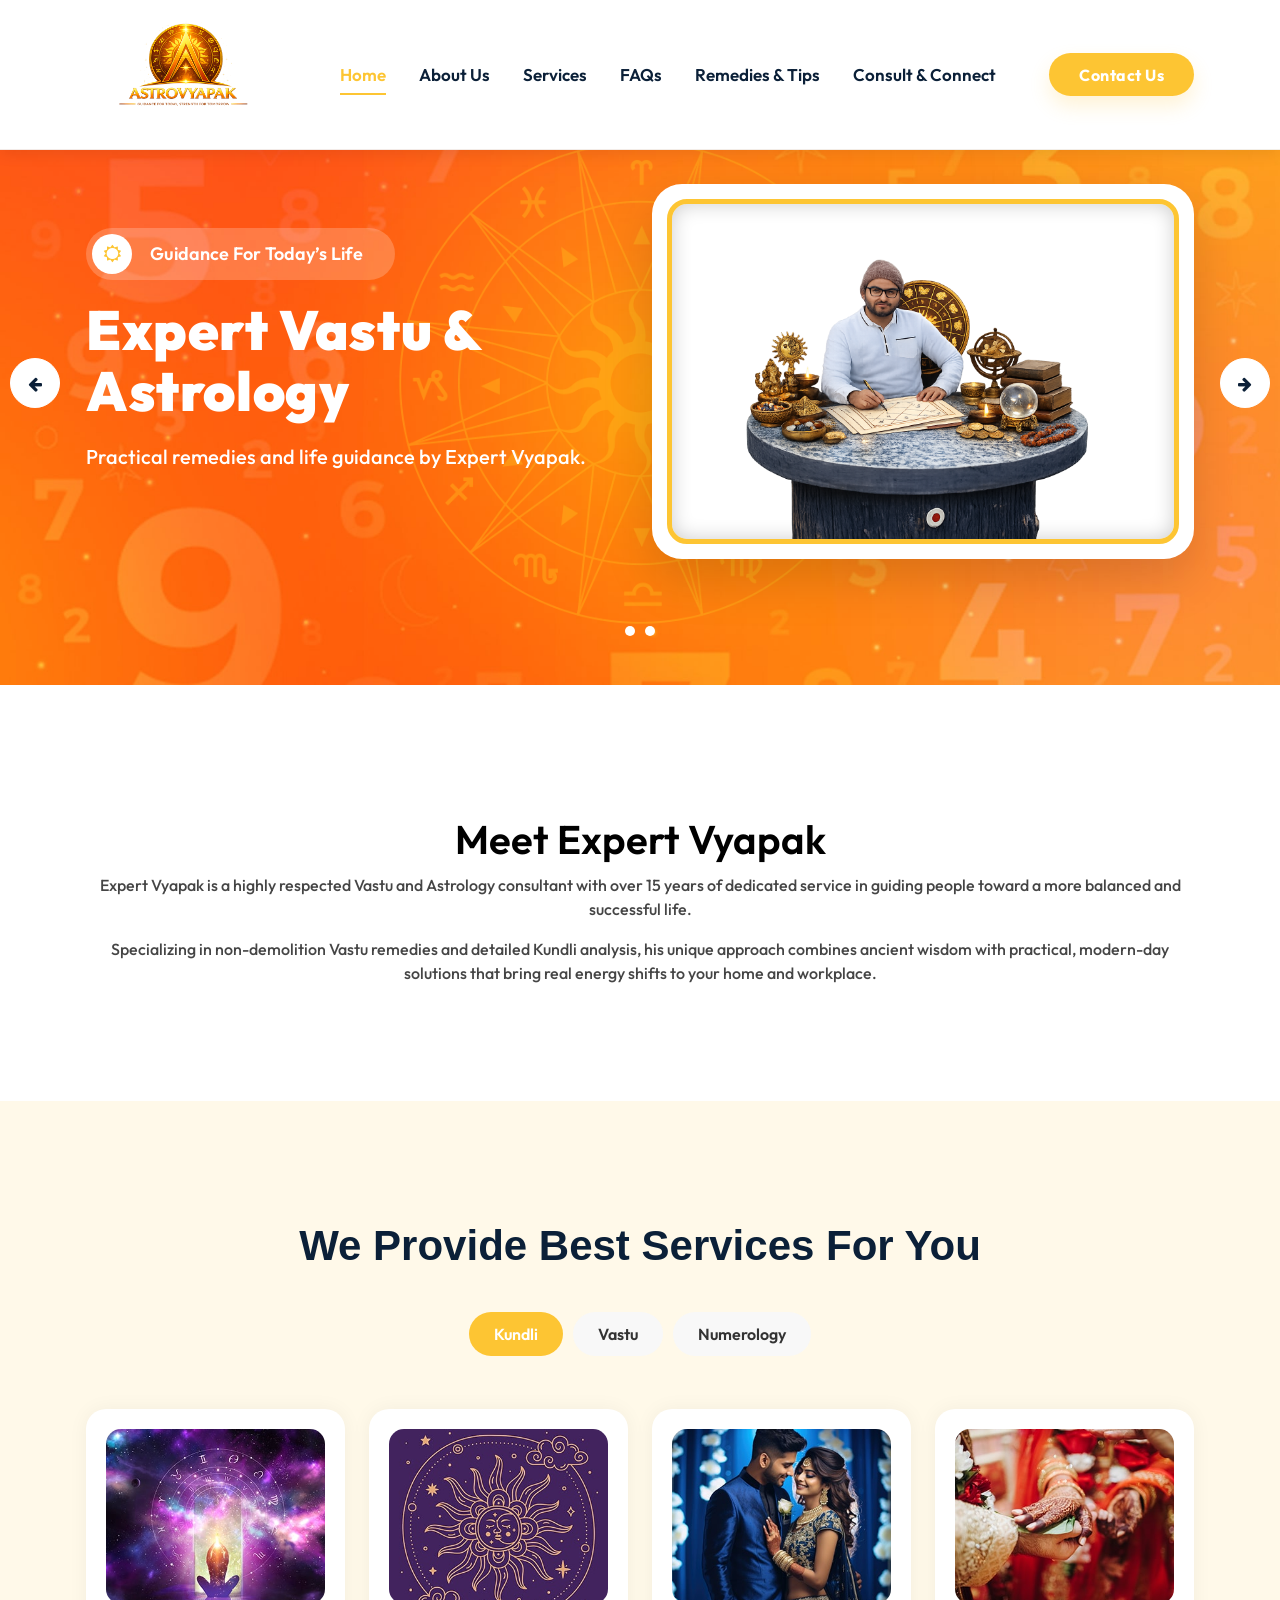
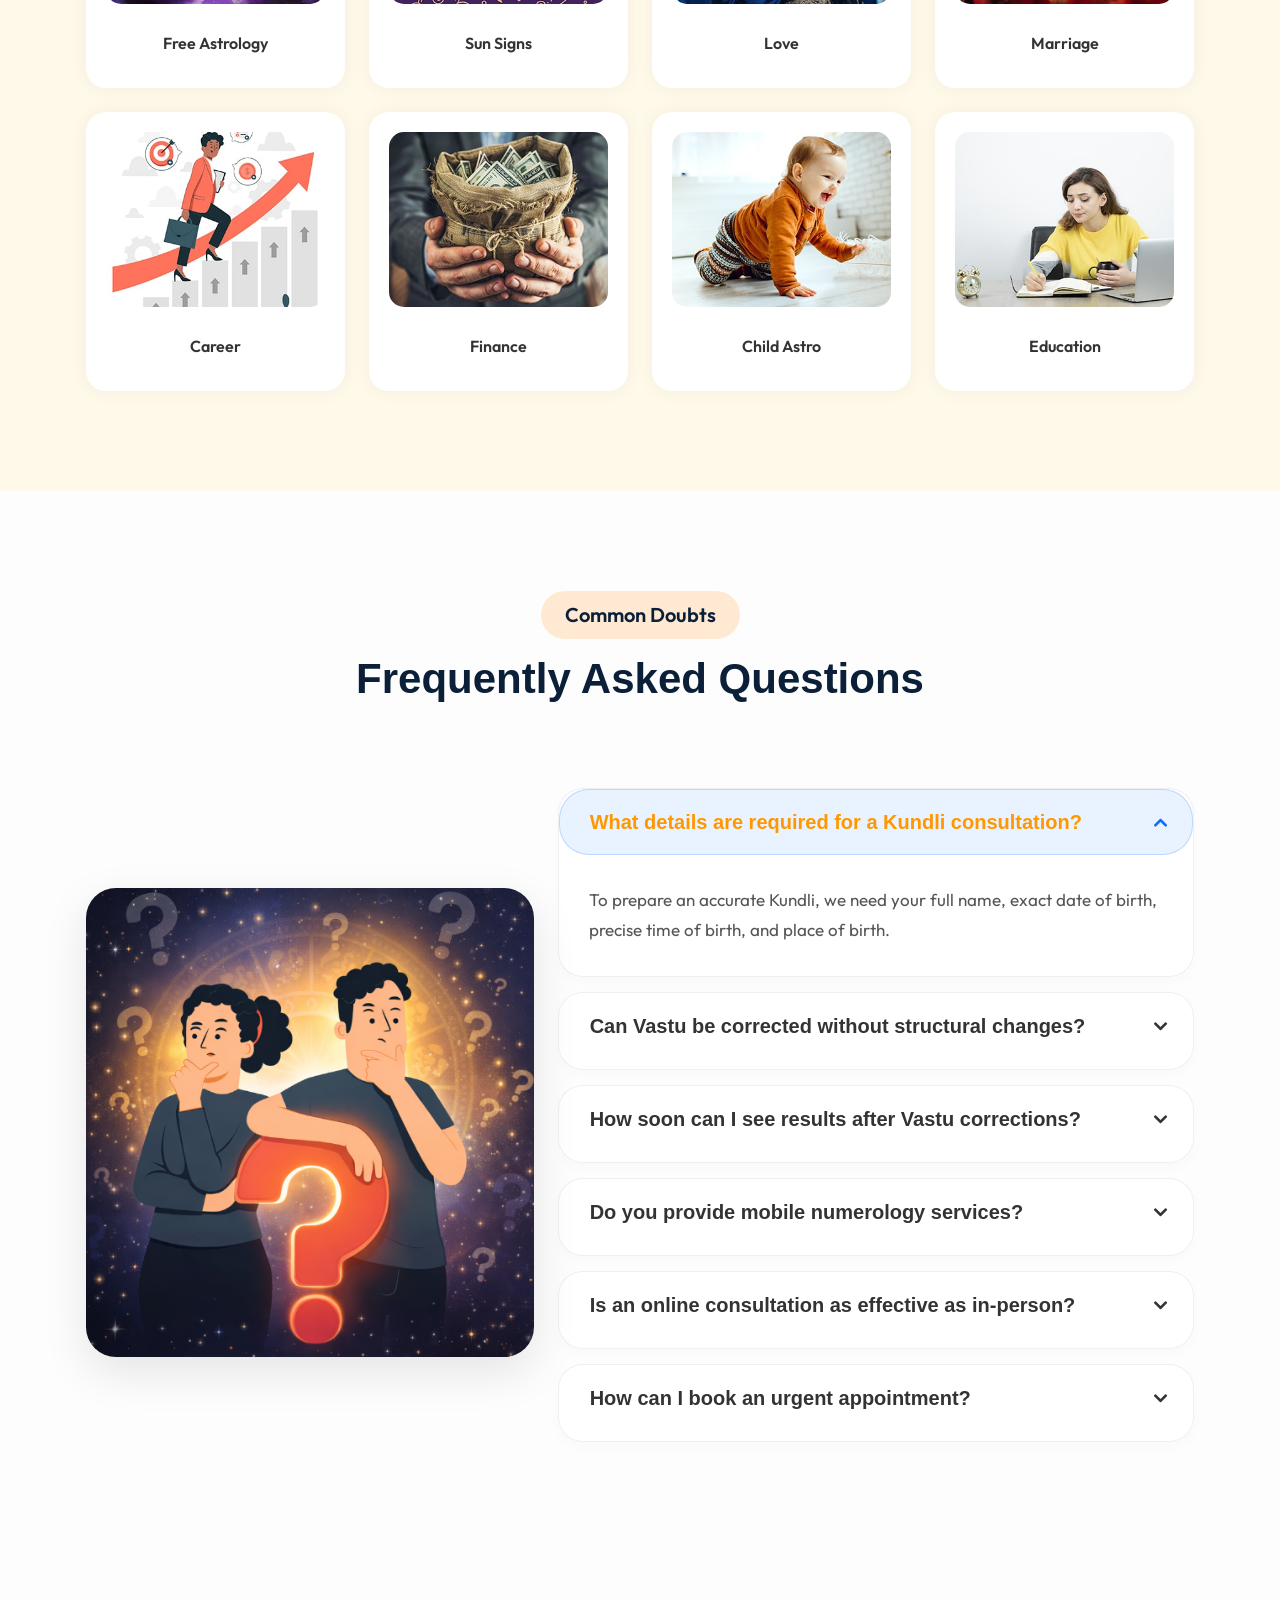
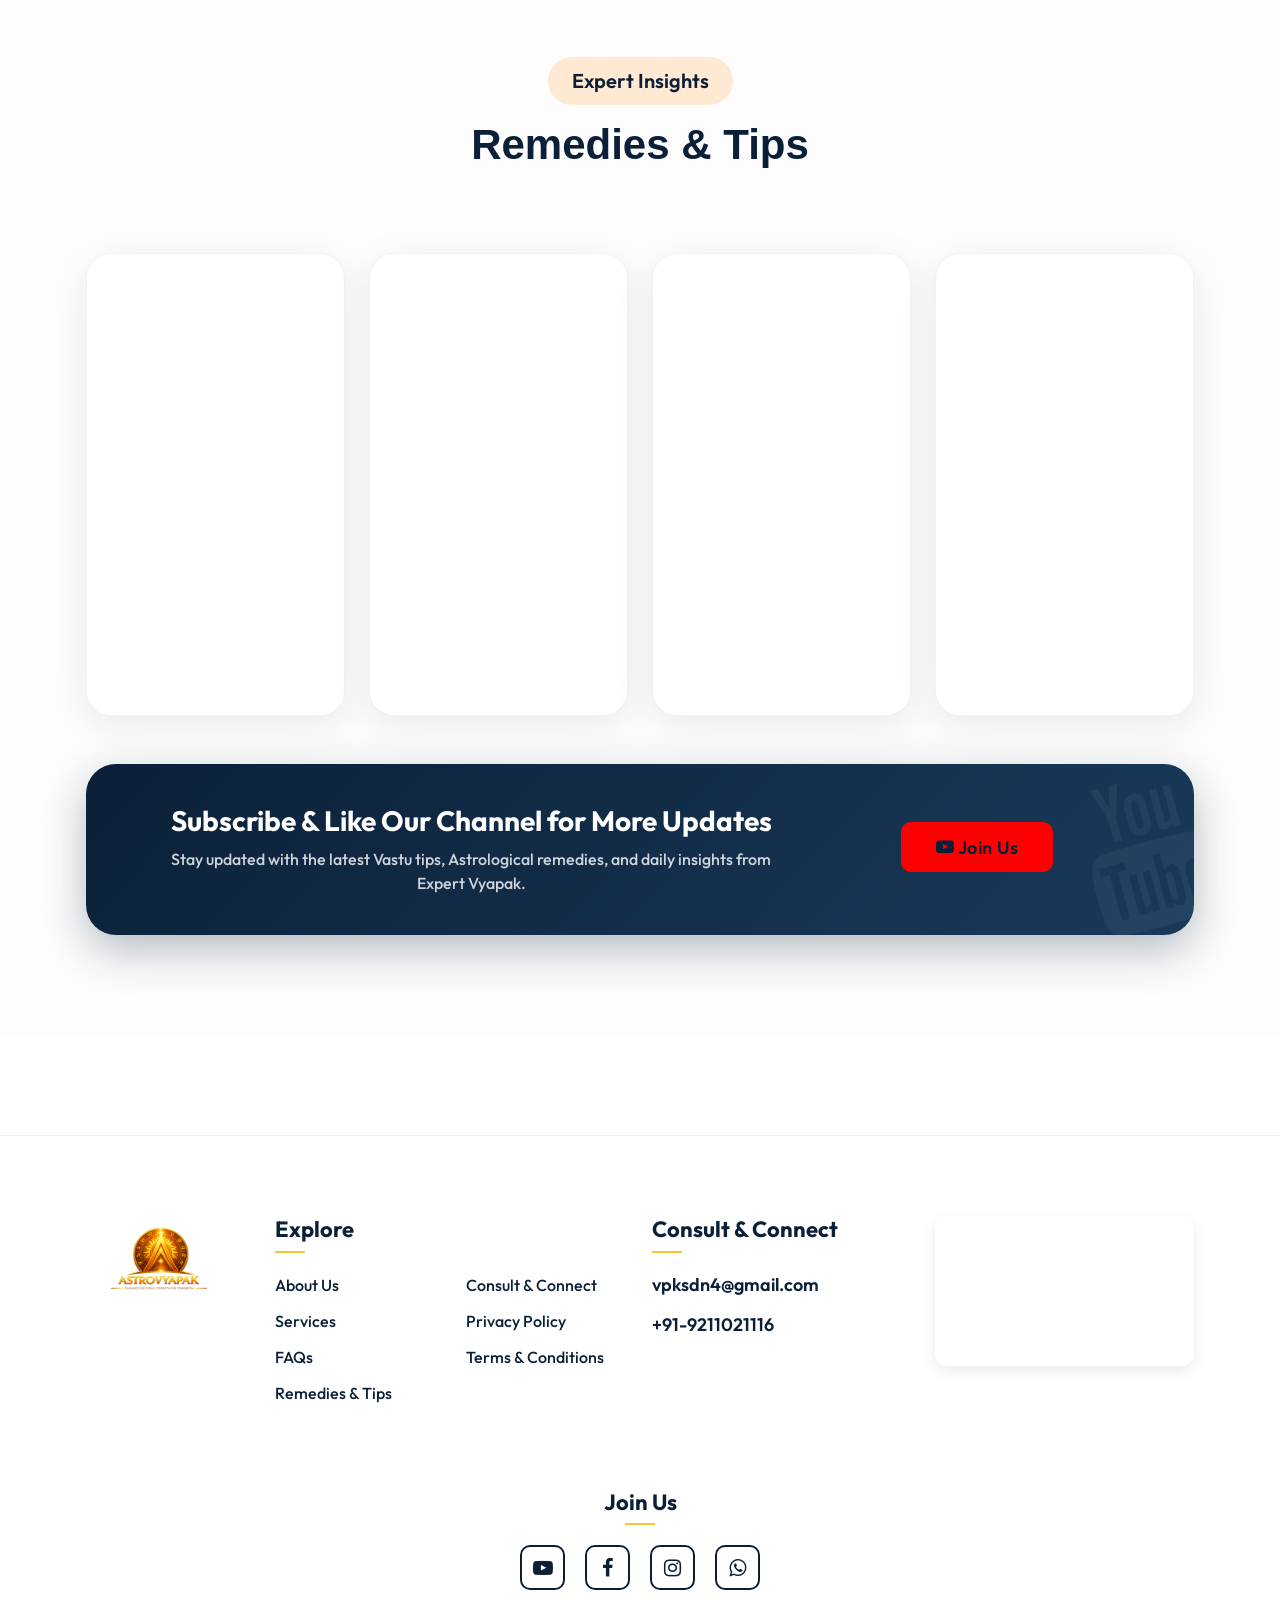
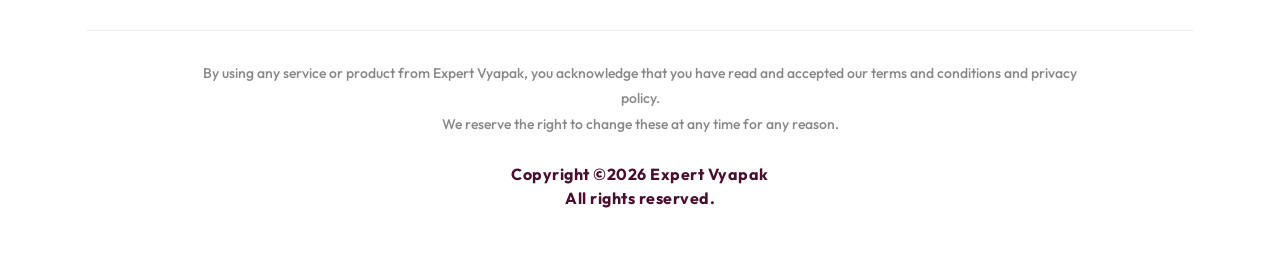
<file: index.html>
<!DOCTYPE html>
<html lang="en">
<head>
	<meta charset="UTF-8">
	<meta name="viewport" content="width=device-width, initial-scale=1">
	<title>Astro & Vastu expert Vyapak</title>
	
    <!-- CSS Assets -->
 	<link rel="stylesheet" href="assets/css/bootstrap.min.css">
 	<link rel="stylesheet" href="assets/css/owl.carousel.min.css">
 	<link rel="stylesheet" href="assets/css/webfonts/bootstrap-icons/font/bootstrap-icons.min.css">
 	<link rel="stylesheet" href="assets/css/webfonts/font-awesome/css/font-awesome.min.css">
    <link href="https://fonts.googleapis.com/css2?family=Outfit:wght@300;400;500;600;700;800;900&display=swap" rel="stylesheet">
 	<link rel="stylesheet" href="assets/css/animation.css">
 	<link rel="stylesheet" href="assets/css/animate.min.css">
 	<link rel="stylesheet" href="assets/css/widget.css">
 	<link rel="stylesheet" href="assets/css/main.css?v=1.1">
 	<link rel="stylesheet" href="assets/css/magnific-popup.min.css">
 	<link rel="stylesheet" href="assets/css/responsive.css">
 	<link rel="stylesheet" href="style.css?v=1.3"> 
</head>
<body class="home page-template page-template-templates page-template-template-frontpage">
	
	<div class="ast_page-wrapper">
		<a class="skip-link screen-reader-text" href="#content">Skip to content</a>
		
        <!-- Preloader -->
		<div class="loader-body">
			<div class="ast-circle">
				<div class="ast-circle1 ast-child"></div>
				<div class="ast-circle2 ast-child"></div>
				<div class="ast-circle3 ast-child"></div>
				<div class="ast-circle4 ast-child"></div>
				<div class="ast-circle5 ast-child"></div>
				<div class="ast-circle6 ast-child"></div>
				<div class="ast-circle7 ast-child"></div>
				<div class="ast-circle8 ast-child"></div>
				<div class="ast-circle9 ast-child"></div>
				<div class="ast-circle10 ast-child"></div>
				<div class="ast-circle11 ast-child"></div>
				<div class="ast-circle12 ast-child"></div>
			</div>
            <img src="assets/images/logo/header-logo.png" alt="Loader Image" class="custom-loader-image">
		</div>

		<!-- Header -->
        <header class="main-header header-01">
            <div class="ast_header_wrapper ">
                <div class="container ">
                    <div class="ast_header_navigation_wrapper">
                        <div class="row">
                            <div class="col-xl-12 col-lg-12">
                                <div class="navbar navbar-expand-lg ast_navbar_wraper">
                                    <div class="ast_logo">
                                        <a href="index.html">
                                            <img src="assets/images/logo/header-logo.png" alt="Expert Vyapak">
                                        </a>	
                                    </div>
                                    <div class="ast_primary-menu">
                                        <button type="button" class="navbar-toggler" aria-label="Menu Collaped">
                                            <i class="fa fa-bars"></i>
                                        </button>
                                        <div class="nav-menu">
                                            <nav class="nav navbar-nav main-menu">
                                                <ul class="primary-menu-list">
                                                    <li class="menu-item"><a href="index.html">Home</a></li>
                                                    <li class="menu-item"><a href="#about">About Us</a></li>
                                                    <li class="menu-item"><a href="#services">Services</a></li>
                                                    <li class="menu-item"><a href="#faq">FAQs</a></li>
                                                    <li class="menu-item"><a href="#tips">Remedies & Tips</a></li>
                                                    <li class="menu-item"><a href="#footer">Consult & Connect</a></li>
                                                    <li class="menu-item d-lg-none"><a href="javascript:void(0);" data-bs-toggle="modal" data-bs-target="#contactModal">Contact Us</a></li>
                                                </ul>
                                            </nav>
                                            <button type="button" class="navbar-close"><i class="fa fa-times"></i></button>
                                        </div>
                                    </div>
                                    <a href="javascript:void(0);" class="ast_book_btn astro_btn" data-bs-toggle="modal" data-bs-target="#contactModal"><span>Contact Us</span></a>
                                </div>
                            </div>
                        </div>
                    </div>	
                </div>
                <div class="body-overlay"></div>	
            </div>
        </header>

        <!-- Slider Section -->
		<section class="ast_slider_section">
			<div class="ast_home_slider owl-carousel owl-theme">
                <!-- Slide 1 -->
				<div class="item">
                    <img src="assets/images/slider/slider-01.jpg" alt="Expert Vyapak">
					<div class="astro-main-slider astro-main-slider01">
						<div class="main-table">
							<div class="main-table-cell">
								<div class="container">
									<div class="row">
										<div class="col-lg-6 col-md-6 col-12">
											<div class="main-content ast_slider_content01">
                                                 <h4 class="ast_sub_title"> 
                                                     <span class="ast_slider_earth">
                                                         <i class="fa fa-sun-o" aria-hidden="true"></i>
                                                     </span> 
                                                   	Guidance for Today’s Life
                                                 </h4>
												<h2 class="ast_title">Expert Vastu & Astrology</h2>
												<p class="ast_description">Practical remedies and life guidance by Expert Vyapak.</p>
												<!-- <div class="ast_slider_btn">
													<a href="#" class="astro_btn mr-3"><span>Contact Us</span></a>
												</div> -->
											</div>
										</div>
										 <div class="col-lg-6 col-md-6 col-12 d-none d-md-block text-center">
                                             <div class="expert_image_container">
                                                 <img src="assets/images/slider/expert-vyapak.png" alt="Astro & Vastu Expert Vyapak" class="img-fluid expert_slider_img">
                                                 <!-- <div class="expert_name_tag">
                                                     <span>Expert Vyapak</span>
                                                 </div> -->
                                             </div>
                                         </div>
									</div>	
								</div>
							</div>
						</div>
					</div>
				</div>
                <!-- Slide 2 -->
				<div class="item">
                    <img src="assets/images/slider/slider-01.jpg" alt="Expert Vyapak">
					<div class="astro-main-slider astro-main-slider01">
						<div class="main-table">
							<div class="main-table-cell">
								<div class="container">
									<div class="row">
										<div class="col-lg-6 col-md-6 col-12">
											<div class="main-content ast_slider_content01">
                                                 <h4 class="ast_sub_title"> 
                                                     <span class="ast_slider_earth">
                                                         <i class="fa fa-sun-o" aria-hidden="true"></i>
                                                     </span> 
                                                   	Guidance for Today’s Life
                                                 </h4>
												<h2 class="ast_title">Consult Best Astrologers</h2>
												<p class="ast_description">Get accurate predictions and remedies for your life.</p>
												<!-- <div class="ast_slider_btn">
													<a href="#" class="astro_btn mr-3"><span>Book Now</span></a>
												</div> -->
											</div>
										</div>
                                        <div class="col-lg-6 col-md-6 col-12 d-none d-md-block text-center">
                                             <div class="expert_image_container">
                                                 <img src="assets/images/slider/expert-vyapak.png" alt="Astro & Vastu Expert Vyapak" class="img-fluid expert_slider_img">
                                                 <!-- <div class="expert_name_tag">
                                                     <span>Expert Vyapak</span>
                                                 </div> -->
                                             </div>
                                         </div>
									</div>	
								</div>
							</div>
						</div>
					</div>
				</div>
			</div>
		</section>

        <!-- About Section -->
        <section id="about" class="ast_section">
            <div class="container">
                <div class="row">
                    <div class="col-12 text-center">
                         <h2>Meet Expert Vyapak</h2>
                         <p>Expert Vyapak is a highly respected Vastu and Astrology consultant with over 15 years of dedicated service in guiding people toward a more balanced and successful life.</p>
                         <p>Specializing in non-demolition Vastu remedies and detailed Kundli analysis, his unique approach combines ancient wisdom with practical, modern-day solutions that bring real energy shifts to your home and workplace.</p>
                    </div>
                </div>
            </div>
        </section>

        <!-- Service Section -->
        <section id="services" class="ast_section ast_service_section ast_bg_primary_lite">
            <div class="container">
                <div class="row">
                    <div class="col-lg-8 m-auto">
                        <div class="astro_theme_titles">
                            <!-- <h5 class="theme_title wow fadeInLeft section-pill">Services</h5> -->
                            <h2 class="theme_subtitle wow fadeInRight">We Provide Best Services For You</h2>
                        </div>
                    </div>
                </div>
                <div class="row">
                    <div class="col-12">
                        <ul class="nav nav-tabs service-tabs justify-content-center border-0 mb-5 flex-nowrap overflow-auto" role="tablist">
                            <li class="nav-item">
                                <a class="nav-link active" id="kundli-tab-link" data-bs-toggle="tab" data-toggle="tab" href="#kundli-tab" role="tab" aria-controls="kundli-tab" aria-selected="true">Kundli</a>
                            </li>
                            <li class="nav-item">
                                <a class="nav-link" id="vastu-tab-link" data-bs-toggle="tab" data-toggle="tab" href="#vastu-tab" role="tab" aria-controls="vastu-tab" aria-selected="false">Vastu</a>
                            </li>
                            <li class="nav-item">
                                <a class="nav-link" id="numerology-tab-link" data-bs-toggle="tab" data-toggle="tab" href="#numerology-tab" role="tab" aria-controls="numerology-tab" aria-selected="false">Numerology</a>
                            </li>
                        </ul>
                    </div>
                </div>

                <div class="tab-content" id="serviceTabContent">
                    <div class="tab-pane show active" id="kundli-tab" role="tabpanel" aria-labelledby="kundli-tab-link">
                        <div class="row row-cols-2 row-cols-xl-4 row-cols-lg-4 row-cols-md-3 row-cols-sm-3 g-4">
                            <!-- Service Items (Static for now, normally dynamic) -->
                             <div class="col wow zoomIn">
                                <div class="service-inner-box asto-special">
                                    <a href="#">
                                        <img src="assets/images/service/service2-01.jpg" alt="Free Astrology">
                                    </a>
                                    <p>Free Astrology</p>
                                </div>
                            </div>
                             <div class="col wow zoomIn">
                                <div class="service-inner-box asto-special">
                                    <a href="#">
                                        <img src="assets/images/service/service2-02.jpg" alt="Sun Signs">
                                    </a>
                                    <p>Sun Signs</p>
                                </div>
                            </div>
                             <div class="col wow zoomIn">
                                <div class="service-inner-box asto-special">
                                    <a href="#">
                                        <img src="assets/images/service/service2-03.jpg" alt="Love">
                                    </a>
                                    <p>Love</p>
                                </div>
                            </div>
                             <div class="col wow zoomIn">
                                <div class="service-inner-box asto-special">
                                    <a href="#">
                                        <img src="assets/images/service/service2-04.jpg" alt="Marriage">
                                    </a>
                                    <p>Marriage</p>
                                </div>
                            </div>
                             <div class="col wow zoomIn">
                                <div class="service-inner-box asto-special">
                                    <a href="#">
                                        <img src="assets/images/service/service2-05.jpg" alt="Career">
                                    </a>
                                    <p>Career</p>
                                </div>
                            </div>
                             <div class="col wow zoomIn">
                                <div class="service-inner-box asto-special">
                                    <a href="#">
                                        <img src="assets/images/service/service2-06.jpg" alt="Finance">
                                    </a>
                                    <p>Finance</p>
                                </div>
                            </div>
                             <div class="col wow zoomIn">
                                <div class="service-inner-box asto-special">
                                    <a href="#">
                                        <img src="assets/images/service/service2-07.jpg" alt="Child Astro">
                                    </a>
                                    <p>Child Astro</p>
                                </div>
                            </div>
                             <div class="col wow zoomIn">
                                <div class="service-inner-box asto-special">
                                    <a href="#">
                                        <img src="assets/images/service/service2-08.jpg" alt="Education">
                                    </a>
                                    <p>Education</p>
                                </div>
                            </div>
                        </div>
                    </div>
                    
                    <div class="tab-pane" id="vastu-tab" role="tabpanel" aria-labelledby="vastu-tab-link">
                         <div class="row row-cols-2 row-cols-xl-4 row-cols-lg-4 row-cols-md-3 row-cols-sm-3 g-4">
                             <!-- Reuse images for Vastu Services -->
                             <div class="col wow zoomIn">
                                <div class="service-inner-box asto-special">
                                    <a href="#">
                                        <img src="assets/images/service/service2-01.jpg" alt="Home Vastu">
                                    </a>
                                    <p>Home Vastu</p>
                                </div>
                            </div>
                             <div class="col wow zoomIn">
                                <div class="service-inner-box asto-special">
                                    <a href="#">
                                        <img src="assets/images/service/service2-02.jpg" alt="Office Vastu">
                                    </a>
                                    <p>Office Vastu</p>
                                </div>
                            </div>
                             <div class="col wow zoomIn">
                                <div class="service-inner-box asto-special">
                                    <a href="#">
                                        <img src="assets/images/service/service2-03.jpg" alt="Factory Vastu">
                                    </a>
                                    <p>Factory Vastu</p>
                                </div>
                            </div>
                             <div class="col wow zoomIn">
                                <div class="service-inner-box asto-special">
                                    <a href="#">
                                        <img src="assets/images/service/service2-04.jpg" alt="Plot Selection">
                                    </a>
                                    <p>Plot Selection</p>
                                </div>
                            </div>
                         </div>
                    </div>

                    <div class="tab-pane" id="numerology-tab" role="tabpanel" aria-labelledby="numerology-tab-link">
                         <div class="row row-cols-2 row-cols-xl-4 row-cols-lg-4 row-cols-md-3 row-cols-sm-3 g-4">
                             <!-- Reuse images for Numerology Services -->
                             <div class="col wow zoomIn">
                                <div class="service-inner-box asto-special">
                                    <a href="#">
                                        <img src="assets/images/service/service2-05.jpg" alt="Name Correction">
                                    </a>
                                    <p>Name Correction</p>
                                </div>
                            </div>
                             <div class="col wow zoomIn">
                                <div class="service-inner-box asto-special">
                                    <a href="#">
                                        <img src="assets/images/service/service2-06.jpg" alt="Mobile Numerology">
                                    </a>
                                    <p>Mobile Numerology</p>
                                </div>
                            </div>
                             <div class="col wow zoomIn">
                                <div class="service-inner-box asto-special">
                                    <a href="#">
                                        <img src="assets/images/service/service2-07.jpg" alt="Business Name">
                                    </a>
                                    <p>Business Name</p>
                                </div>
                            </div>
                             <div class="col wow zoomIn">
                                <div class="service-inner-box asto-special">
                                    <a href="#">
                                        <img src="assets/images/service/service2-08.jpg" alt="Lucky Number">
                                    </a>
                                    <p>Lucky Number</p>
                                </div>
                            </div>
                         </div>
                    </div>
                </div>
            </div>
        </section>

        <!-- FAQ Section -->
        <section id="faq" class="ast_section ast_faq_section">
            <div class="container">
                <div class="row">
                    <div class="col-lg-8 m-auto">
                        <div class="astro_theme_titles">
                            <h5 class="theme_title wow fadeInLeft">Common Doubts</h5>
                            <h2 class="theme_subtitle wow fadeInRight">Frequently Asked Questions</h2>
                        </div>
                    </div>
                </div>
                <div class="row align-items-center mt-5">
                    <div class="col-lg-5 mb-4 mb-lg-0 wow fadeInLeft">
                        <div class="faq_img">
                            <img src="assets/images/general/faq-image.png" alt="Frequently Asked Questions" class="img-fluid faq_main_img">
                        </div>
                    </div>
                    <div class="col-lg-7 wow fadeInRight">
                        <div class="accordion ast_accordion" id="astroFaqAccordion">
                            <!-- Question 1 -->
                            <div class="accordion-item">
                                <h2 class="accordion-header">
                                    <button class="accordion-button" type="button" data-bs-toggle="collapse" data-bs-target="#collapseOne" aria-expanded="true">
                                        What details are required for a Kundli consultation?
                                    </button>
                                </h2>
                                <div id="collapseOne" class="accordion-collapse collapse show" data-bs-parent="#astroFaqAccordion">
                                    <div class="accordion-body">
                                        To prepare an accurate Kundli, we need your full name, exact date of birth, precise time of birth, and place of birth.
                                    </div>
                                </div>
                            </div>
                            <!-- Question 2 -->
                            <div class="accordion-item">
                                <h2 class="accordion-header">
                                    <button class="accordion-button collapsed" type="button" data-bs-toggle="collapse" data-bs-target="#collapseTwo" aria-expanded="false">
                                        Can Vastu be corrected without structural changes?
                                    </button>
                                </h2>
                                <div id="collapseTwo" class="accordion-collapse collapse" data-bs-parent="#astroFaqAccordion">
                                    <div class="accordion-body">
                                        Yes, definitely! Expert Vyapak specializes in non-demolition Vastu remedies using color therapy, elemental balancing, and specialized metal strips.
                                    </div>
                                </div>
                            </div>
                            <!-- Question 3 -->
                            <div class="accordion-item">
                                <h2 class="accordion-header">
                                    <button class="accordion-button collapsed" type="button" data-bs-toggle="collapse" data-bs-target="#collapseThree" aria-expanded="false">
                                        How soon can I see results after Vastu corrections?
                                    </button>
                                </h2>
                                <div id="collapseThree" class="accordion-collapse collapse" data-bs-parent="#astroFaqAccordion">
                                    <div class="accordion-body">
                                        Most remedies start showing subtle positive effects and energy shifts within 21 to 45 days of implementation.
                                    </div>
                                </div>
                            </div>
                            <!-- Question 4 -->
                            <div class="accordion-item">
                                <h2 class="accordion-header">
                                    <button class="accordion-button collapsed" type="button" data-bs-toggle="collapse" data-bs-target="#collapseFour" aria-expanded="false">
                                        Do you provide mobile numerology services?
                                    </button>
                                </h2>
                                <div id="collapseFour" class="accordion-collapse collapse" data-bs-parent="#astroFaqAccordion">
                                    <div class="accordion-body">
                                        Yes, we analyze your current mobile number and suggest changes or corrections to ensure it aligns with your positive energies for better success.
                                    </div>
                                </div>
                            </div>
                            <!-- Question 5 -->
                            <div class="accordion-item">
                                <h2 class="accordion-header">
                                    <button class="accordion-button collapsed" type="button" data-bs-toggle="collapse" data-bs-target="#collapseFive" aria-expanded="false">
                                        Is an online consultation as effective as in-person?
                                    </button>
                                </h2>
                                <div id="collapseFive" class="accordion-collapse collapse" data-bs-parent="#astroFaqAccordion">
                                    <div class="accordion-body">
                                        Absolutely. For Astrology and Numerology, the analysis is 100% accurate online. For Vastu, we use your professional property maps for detailed remote analysis.
                                    </div>
                                </div>
                            </div>
                            <!-- Question 6 -->
                            <div class="accordion-item">
                                <h2 class="accordion-header">
                                    <button class="accordion-button collapsed" type="button" data-bs-toggle="collapse" data-bs-target="#collapseSix" aria-expanded="false">
                                        How can I book an urgent appointment?
                                    </button>
                                </h2>
                                <div id="collapseSix" class="accordion-collapse collapse" data-bs-parent="#astroFaqAccordion">
                                    <div class="accordion-body">
                                        For urgent consultations, you can Contact us for faster scheduling.
                                    </div>
                                </div>
                            </div>
                        </div>
                    </div>
                </div>
            </div>
        </section>

        <!-- Blog Section -->
        <section id="tips" class="ast_section ast_blog_section">
            <div class="container">
                <div class="row">
                    <div class="col-lg-8 m-auto">
                        <div class="astro_theme_titles">
                            <h5 class="theme_title wow fadeInLeft">Expert Insights</h5>
                            <h2 class="theme_subtitle wow fadeInRight">Remedies & Tips</h2>
                        </div>
                    </div>
                </div>
                <div class="row row-cols-1 row-cols-md-2 row-cols-lg-4 g-4 mt-4">
                    <!-- Video 1 -->
                    <div class="col wow fadeInUp" data-wow-delay="0.1s">
                        <div class="video_box_vertical">
                            <iframe 
                            src="https://www.youtube-nocookie.com/embed/tS25M1TJlQA"
                            title="YouTube Shorts video player"
                            frameborder="0"
                            allow="accelerometer; autoplay; clipboard-write; encrypted-media; gyroscope; picture-in-picture; web-share"
                            loading="lazy"
                            referrerpolicy="strict-origin-when-cross-origin"
                            allowfullscreen>
                            </iframe>
                        </div>
                    </div>
                    <!-- Video 2 -->
                    <div class="col wow fadeInUp" data-wow-delay="0.2s">
                        <div class="video_box_vertical">
                            <iframe 
                            src="https://www.youtube-nocookie.com/embed/vtyUFECOWf0"
                            title="YouTube Shorts video player"
                            frameborder="0"
                            allow="accelerometer; autoplay; clipboard-write; encrypted-media; gyroscope; picture-in-picture; web-share"
                            loading="lazy"
                            referrerpolicy="strict-origin-when-cross-origin"
                            allowfullscreen>
                            </iframe>                        
                        </div>
                    </div>
                    <!-- Video 3 -->
                    <div class="col wow fadeInUp" data-wow-delay="0.3s">
                        <div class="video_box_vertical">
                            <iframe 
                            src="https://www.youtube-nocookie.com/embed/A_GyGt3twpg"
                            title="YouTube Shorts video player"
                            frameborder="0"
                            allow="accelerometer; autoplay; clipboard-write; encrypted-media; gyroscope; picture-in-picture; web-share"
                            loading="lazy"
                            referrerpolicy="strict-origin-when-cross-origin"
                            allowfullscreen>
                            </iframe>                         
                        </div>
                    </div>
                    <!-- Video 4 -->
                    <div class="col wow fadeInUp" data-wow-delay="0.4s">
                        <div class="video_box_vertical">
                            <iframe 
                            src="https://www.youtube-nocookie.com/embed/0dPNk4j4Ibw"
                            title="YouTube Shorts video player"
                            frameborder="0"
                            allow="accelerometer; autoplay; clipboard-write; encrypted-media; gyroscope; picture-in-picture; web-share"
                            loading="lazy"
                            referrerpolicy="strict-origin-when-cross-origin"
                            allowfullscreen>
                            </iframe>                         
                        </div>
                    </div>
                </div>

                <!-- Call to Action -->
                <div class="youtube_cta_box mt-5 wow zoomIn">
                    <div class="row align-items-center">
                        <div class="col-lg-8 text-lg-start text-center">
                            <h3>Subscribe & Like Our Channel for More Updates</h3>
                            <p>Stay updated with the latest Vastu tips, Astrological remedies, and daily insights from Expert Vyapak.</p>
                        </div>
                        <div class="col-lg-4 text-center mt-lg-0 mt-4">
                            <a href="https://www.youtube.com/@AstroAndVaastuExpertVyapak" target="_blank" class="astro_btn youtube_sub_btn">
                                <i class="fa fa-youtube-play"></i> <span>Join Us</span>
                            </a>
                        </div>
                    </div>
                </div>
            </div>
        </section>

        <!-- Contact Modal -->
        <div class="modal fade ast_contact_modal" id="contactModal" tabindex="-1" aria-labelledby="contactModalLabel" aria-hidden="true">
            <div class="modal-dialog modal-dialog-centered">
                <div class="modal-content">
                    <div class="modal-body text-center p-lg-5 p-4">
                        <button type="button" class="btn-close position-absolute top-0 end-0" data-bs-dismiss="modal" aria-label="Close"></button>
                        <div class="modal_icon_box">
                            <i class="fa fa-envelope-open-o"></i>
                        </div>
                        <h2 class="modal-title mb-3">Get In Touch</h2>
                        <p class="mb-4">Whether you have a question about Vastu, Astrology, or just want to explore our services, Expert Vyapak is here to guide you.</p>
                        
                        <div class="contact_method_box text-start mt-4">
                            <a href="https://wa.me/919211021116" target="_blank" class="d-flex align-items-center p-3 method_item">
                                <div class="icon_circle me-3"><i class="fa fa-whatsapp"></i></div>
                                <div>
                                    <h6 class="mb-0">WhatsApp Us</h6>
                                    <p class="mb-0 small">+91 91191 19XXX</p>
                                </div>
                            </a>
                            <a href="mailto:help@astrocare.in" class="d-flex align-items-center p-3 method_item">
                                <div class="icon_circle me-3"><i class="fa fa-envelope"></i></div>
                                <div>
                                    <h6 class="mb-0">Email Queries</h6>
                                    <p class="mb-0 small">Vpksdn4@gmail.com</p>
                                </div>
                            </a>
                        </div>
                        
                        <button class="astro_btn mt-4 w-100" data-bs-dismiss="modal"><span>Close Window</span></button>
                    </div>
                </div>
            </div>
        </div>

		<!-- Footer -->
        <footer id="footer" class="ast_footer_new">
            <div class="container">
                <div class="footer_top_row row">
                    <div class="col-lg-2 col-md-6 mb-4">
                        <div class="footer_logo_box">
                            <a href="index.html">
                                <img src="assets/images/logo/header-logo.png" alt="Expert Vyapak" style="max-height: 100px;">
                            </a>
                        </div>
                    </div>
                    <div class="col-lg-4 col-md-6 mb-4">
                        <h4 class="footer_title">Explore</h4>
                        <ul class="footer_links">
                            <!-- <li><a href="index.html">Home</a></li> -->
                            <li><a href="#about">About Us</a></li>
                            <li><a href="#services">Services</a></li>                            
                            <li><a href="#faq">FAQs</a></li>
                            <li><a href="#tips">Remedies & Tips</a></li>
                            <li><a href="#footer">Consult & Connect</a></li>
                            <li><a href="#">Privacy Policy</a></li>
                            <li><a href="#">Terms & Conditions</a></li>
                        </ul>
                    </div>
                    <div class="col-lg-3 col-md-6 mb-4">
                        <h4 class="footer_title">Consult & Connect</h4>
                        <p class="footer_email">vpksdn4@gmail.com</p>
                        <p class="footer_email">
                            <a href="tel:+919211021116">+91-9211021116</a>
                            </p>
                    </div>
                    <div class="col-lg-3 col-md-6 mb-4">
                        <div class="footer_map_container">
                            <iframe src="https://www.google.com/maps/embed?pb=!1m18!1m12!1m3!1d3508.0541059438087!2d76.96358784859149!3d28.44778533016845!2m3!1f0!2f0!3f0!3m2!1i1024!2i768!4f13.1!3m3!1m2!1s0x390d17b24ae14595%3A0xb7827becf456bd79!2sThe%20Edge%20Towers%2037D!5e0!3m2!1sen!2sin!4v1771085620459!5m2!1sen!2sin" width="600" height="450" style="border:0;" allowfullscreen="" loading="lazy" referrerpolicy="no-referrer-when-downgrade"></iframe>
                        </div>
                    </div>
                </div> <!-- End of footer_top_row -->

                <div class="join_us_section text-center">
                    <h4 class="footer_title">Join Us</h4>
                    <div class="social_icons">
                        <!-- <a href="#" target="_blank"><i class="fa fa-linkedin-square"></i></a> -->
                         
                        <a href="https://www.youtube.com/@AstroAndVaastuExpertVyapak" target="_blank"><i class="fa fa-youtube-play"></i></a>
                        <a href="#" target="_blank"><i class="fa fa-facebook-f"></i></a>
                        <a href="https://www.instagram.com/astroandvaastuexpertvyapak?igsh=Yno3eTFzdnRzZW04" target="_blank"><i class="fa fa-instagram"></i></a>
                        <a href="https://wa.me/919211021116" target="_blank"><i class="fa fa-whatsapp"></i></a>
                    </div>
                </div>

                <div class="footer_bottom_section text-center">
                    <hr class="footer_hr">
                    <p class="footer_disclaimer">
                        By using any service or product from Expert Vyapak, you acknowledge that you have read and accepted our terms and conditions and privacy policy. 
                        <br>We reserve the right to change these at any time for any reason.
                    </p>
                    <p class="footer_copyright">
                        Copyright ©2026 Expert Vyapak<br>All rights reserved.
                    </p>
                </div>
            </div>
            <!-- <div class="footer_corner_shape"></div> -->
        </footer>

        <button class="back-to-top" type="button"><i class="fa fa-chevron-up"></i></button>
        
	</div>

    <!-- Scripts -->
    <script src="https://code.jquery.com/jquery-3.6.0.min.js"></script>
 	<script src="assets/js/bootstrap.bundle.min.js"></script>
 	<script src="assets/js/owl.carousel.min.js"></script>
 	<script src="assets/js/jquery.magnific-popup.min.js"></script>
 	<script src="assets/js/isotope.pkgd.min.js"></script>
 	<script src="assets/js/wow.min.js"></script>
 	<script src="assets/js/custom.js?v=1.3"></script>

</body>
</html>
</file>
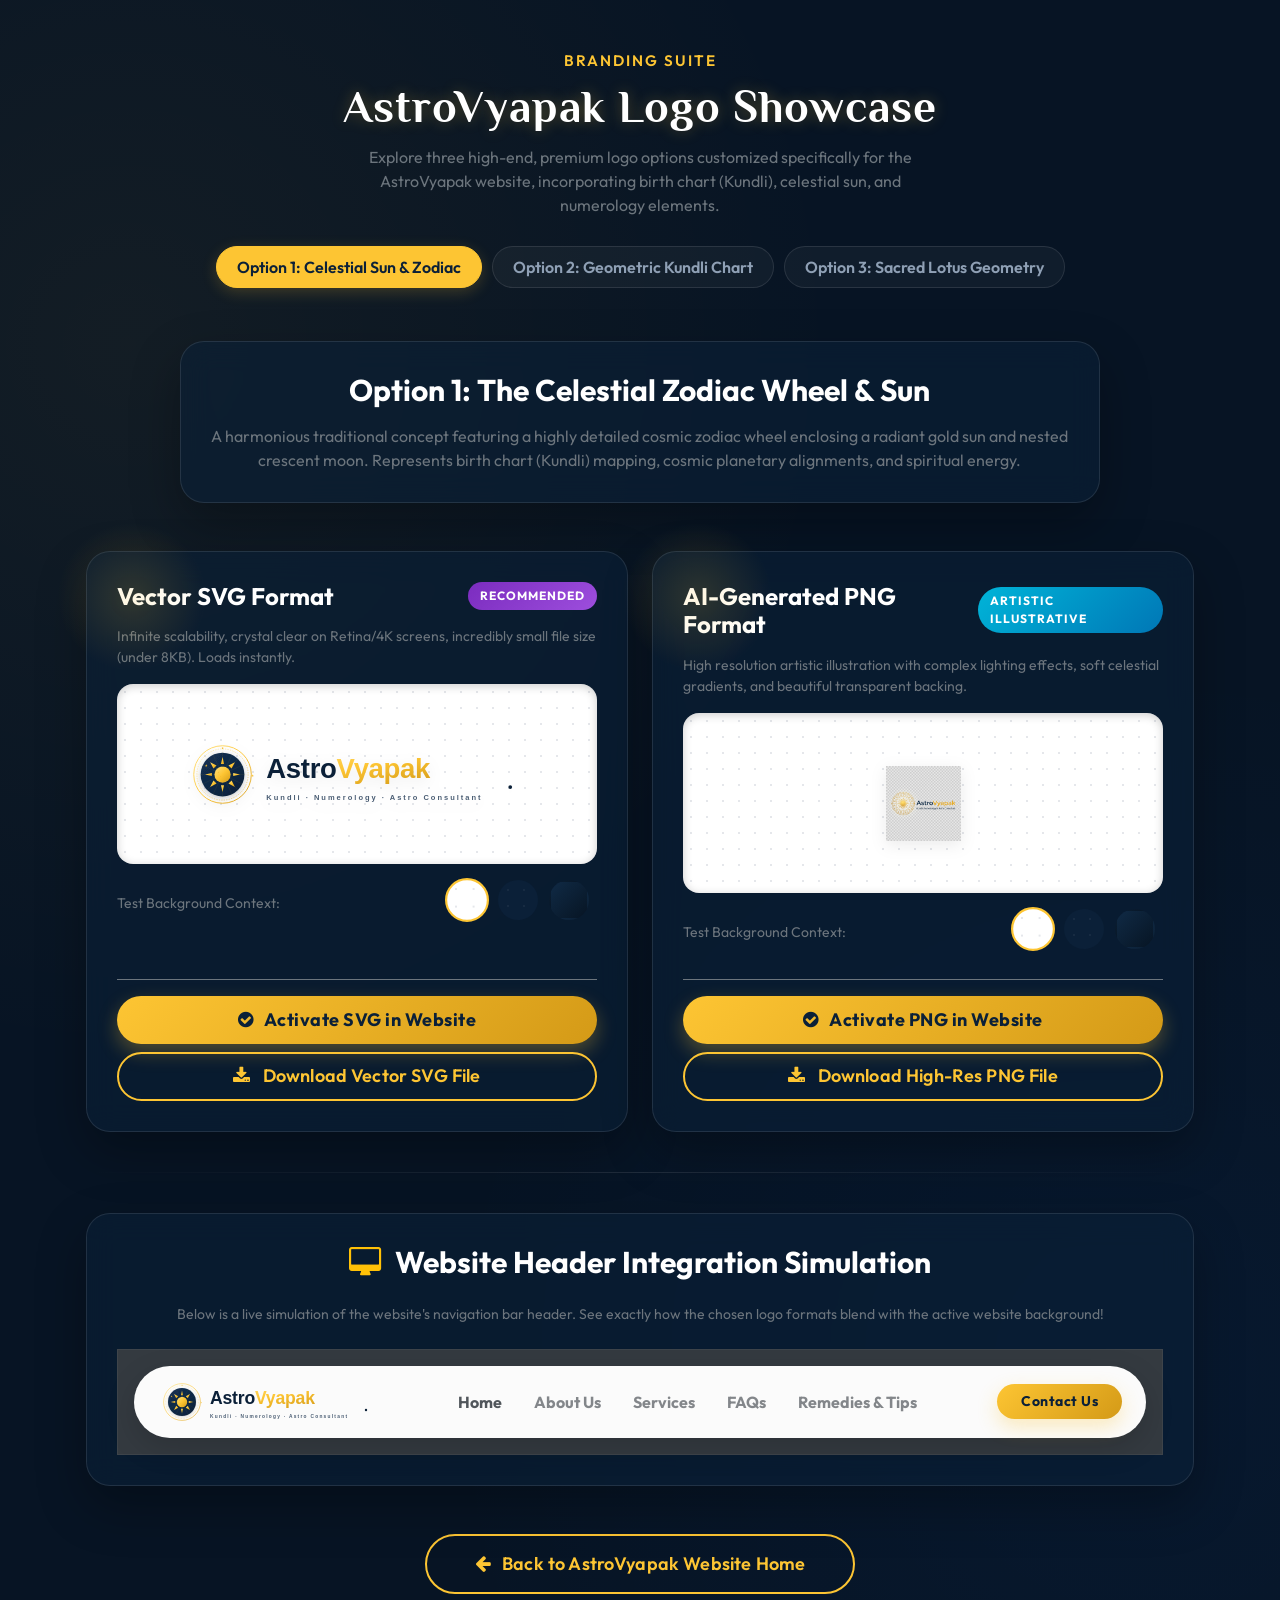
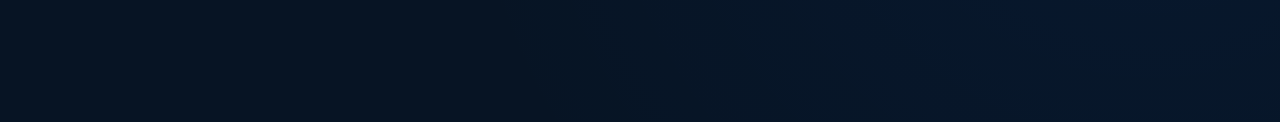
<file: logo-preview.html>
<!DOCTYPE html>
<html lang="en">
<head>
  <meta charset="UTF-8">
  <meta name="viewport" content="width=device-width, initial-scale=1.0">
  <title>AstroVyapak Logo Showcase & Tester</title>
  
  <!-- Styling & Typography -->
  <link rel="stylesheet" href="assets/css/bootstrap.min.css">
  <link rel="stylesheet" href="assets/css/webfonts/font-awesome/css/font-awesome.min.css">
  <link href="https://fonts.googleapis.com/css2?family=Outfit:wght@300;400;500;600;700;800;900&family=Philosopher:ital,wght@0,400;0,700;1,400;1,700&display=swap" rel="stylesheet">
  
  <style>
    :root {
      --primary-color: #fdc533;
      --heading-color: #0B2038;
      --bg-dark: #071424;
      --card-bg: rgba(255, 255, 255, 0.05);
      --card-border: rgba(255, 255, 255, 0.1);
      --text-light: #f3f6f9;
      --text-muted: #8fa0b5;
    }

    body {
      font-family: 'Outfit', sans-serif;
      background-color: var(--bg-dark);
      background-image: 
        radial-gradient(circle at 10% 20%, rgba(253, 197, 51, 0.05) 0%, transparent 40%),
        radial-gradient(circle at 90% 80%, rgba(13, 110, 253, 0.05) 0%, transparent 40%);
      color: var(--text-light);
      min-height: 100vh;
      padding-bottom: 80px;
      overflow-x: hidden;
    }

    .cosmic-title {
      font-family: 'Philosopher', sans-serif;
      font-weight: 700;
      color: #fff;
      font-size: 2.8rem;
      letter-spacing: 1px;
      text-shadow: 0 0 15px rgba(253, 197, 51, 0.3);
    }

    .cosmic-subtitle {
      color: var(--primary-color);
      font-weight: 600;
      letter-spacing: 2px;
      text-transform: uppercase;
      font-size: 0.95rem;
    }

    /* Glassmorphic Cards */
    .glass-card {
      background: rgba(11, 32, 56, 0.6);
      backdrop-filter: blur(15px);
      -webkit-backdrop-filter: blur(15px);
      border: 1px solid var(--card-border);
      border-radius: 24px;
      padding: 30px;
      box-shadow: 0 20px 50px rgba(0, 0, 0, 0.3);
      transition: all 0.3s cubic-bezier(0.165, 0.84, 0.44, 1);
    }

    .glass-card:hover {
      border-color: rgba(253, 197, 51, 0.25);
      box-shadow: 0 25px 60px rgba(253, 197, 51, 0.08);
    }

    /* Tester Area */
    .preview-canvas {
      border-radius: 16px;
      padding: 40px;
      display: flex;
      justify-content: center;
      align-items: center;
      min-height: 180px;
      transition: all 0.4s ease;
      position: relative;
      overflow: hidden;
      box-shadow: inset 0 2px 10px rgba(0,0,0,0.2);
    }

    /* Background Modes for Testing */
    .bg-mode-light {
      background-color: #ffffff !important;
      background-image: 
        radial-gradient(#e5e7eb 1px, transparent 1px) !important;
      background-size: 16px 16px !important;
    }

    .bg-mode-dark {
      background-color: #0B2038 !important;
      background-image: 
        radial-gradient(rgba(255,255,255,0.05) 1px, transparent 1px) !important;
      background-size: 16px 16px !important;
    }

    .bg-mode-glass {
      background: linear-gradient(135deg, #102a45 0%, #071524 100%) !important;
      border: 1px solid rgba(255, 255, 255, 0.05);
    }
    
    .bg-mode-glass::before {
      content: '';
      position: absolute;
      width: 150px;
      height: 150px;
      background: radial-gradient(circle, rgba(253, 197, 51, 0.15) 0%, transparent 70%);
      top: -30px;
      left: -30px;
    }

    .preview-canvas img, .preview-canvas svg {
      max-width: 100%;
      height: auto;
      max-height: 75px;
      filter: drop-shadow(0 4px 8px rgba(0, 0, 0, 0.08));
      transition: all 0.3s ease;
    }

    /* Selection Controls */
    .btn-cosmic {
      background: linear-gradient(135deg, var(--primary-color) 0%, #d49a17 100%);
      color: #0B2038;
      border: none;
      font-weight: 700;
      border-radius: 50px;
      padding: 12px 30px;
      letter-spacing: 0.5px;
      transition: all 0.3s ease;
      box-shadow: 0 8px 20px rgba(253, 197, 51, 0.3);
    }

    .btn-cosmic:hover {
      transform: translateY(-2px);
      box-shadow: 0 12px 25px rgba(253, 197, 51, 0.45);
      color: #000;
    }

    .btn-outline-cosmic {
      background: transparent;
      color: var(--primary-color);
      border: 2px solid var(--primary-color);
      font-weight: 600;
      border-radius: 50px;
      padding: 10px 25px;
      transition: all 0.3s ease;
    }

    .btn-outline-cosmic:hover {
      background: rgba(253, 197, 51, 0.1);
      color: #fff;
      border-color: #fff;
    }

    .option-pill {
      background: rgba(255, 255, 255, 0.04);
      border: 1px solid var(--card-border);
      border-radius: 50px;
      padding: 8px 20px;
      cursor: pointer;
      font-weight: 600;
      color: var(--text-muted);
      transition: all 0.3s ease;
      display: inline-block;
      margin: 5px;
    }

    .option-pill.active {
      background: var(--primary-color);
      color: #0B2038;
      border-color: var(--primary-color);
      box-shadow: 0 4px 15px rgba(253, 197, 51, 0.2);
    }

    .bg-toggle {
      width: 40px;
      height: 40px;
      border-radius: 50%;
      border: 2px solid transparent;
      cursor: pointer;
      display: inline-flex;
      align-items: center;
      justify-content: center;
      transition: all 0.2s ease;
      margin-right: 8px;
    }

    .bg-toggle.active {
      border-color: var(--primary-color);
      transform: scale(1.1);
    }

    .badge-premium {
      background: linear-gradient(135deg, #7b2cbf, #9d4edd);
      color: #fff;
      font-size: 0.75rem;
      font-weight: 700;
      text-transform: uppercase;
      padding: 5px 12px;
      border-radius: 50px;
      letter-spacing: 1px;
    }

    .badge-ai {
      background: linear-gradient(135deg, #00b4d8, #0077b6);
      color: #fff;
      font-size: 0.75rem;
      font-weight: 700;
      text-transform: uppercase;
      padding: 5px 12px;
      border-radius: 50px;
      letter-spacing: 1px;
    }

    .divider {
      height: 1px;
      background: linear-gradient(to right, transparent, rgba(255,255,255,0.1), transparent);
      margin: 40px 0;
    }

    /* Live alert */
    #status-toast {
      position: fixed;
      bottom: 30px;
      right: 30px;
      z-index: 9999;
      background: rgba(11, 32, 56, 0.95);
      border: 2px solid var(--primary-color);
      box-shadow: 0 15px 40px rgba(0, 0, 0, 0.5);
      border-radius: 16px;
      color: #fff;
      padding: 16px 24px;
      display: none;
      align-items: center;
      animation: slideIn 0.3s ease-out;
    }

    @keyframes slideIn {
      from { transform: translateY(50px); opacity: 0; }
      to { transform: translateY(0); opacity: 1; }
    }

    .live-preview-nav {
      background: rgba(255, 255, 255, 0.98);
      border-radius: 50px;
      padding: 8px;
      box-shadow: 0 10px 30px rgba(0,0,0,0.15);
      display: flex;
      align-items: center;
      justify-content: space-between;
    }
  </style>
</head>
<body>

  <div class="container py-5">
    
    <!-- Header -->
    <div class="text-center mb-5">
      <span class="cosmic-subtitle">Branding Suite</span>
      <h1 class="cosmic-title mt-2">AstroVyapak Logo Showcase</h1>
      <p class="text-muted mx-auto" style="max-width: 600px;">
        Explore three high-end, premium logo options customized specifically for the AstroVyapak website, incorporating birth chart (Kundli), celestial sun, and numerology elements.
      </p>
      
      <div class="d-flex justify-content-center flex-wrap mt-4">
        <div class="option-pill active" onclick="switchOption(1)" id="pill-opt-1">Option 1: Celestial Sun & Zodiac</div>
        <div class="option-pill" onclick="switchOption(2)" id="pill-opt-2">Option 2: Geometric Kundli Chart</div>
        <div class="option-pill" onclick="switchOption(3)" id="pill-opt-3">Option 3: Sacred Lotus Geometry</div>
      </div>
    </div>

    <!-- Active Option Description -->
    <div class="row mb-5 justify-content-center">
      <div class="col-lg-10">
        <div class="glass-card text-center" id="option-description-box">
          <h3 class="text-white mb-3" id="option-title">Option 1: The Celestial Zodiac Wheel & Sun</h3>
          <p class="text-muted mb-0" id="option-desc">
            A harmonious traditional concept featuring a highly detailed cosmic zodiac wheel enclosing a radiant gold sun and nested crescent moon. Represents birth chart (Kundli) mapping, cosmic planetary alignments, and spiritual energy.
          </p>
        </div>
      </div>
    </div>

    <!-- The Tester Canvas Rows -->
    <div class="row g-4">
      
      <!-- Left Column: Vector SVG (Recommended for performance and sharpness) -->
      <div class="col-md-6">
        <div class="glass-card h-100 d-flex flex-column justify-content-between">
          <div>
            <div class="d-flex justify-content-between align-items-center mb-3">
              <h4 class="text-white mb-0">Vector SVG Format</h4>
              <span class="badge-premium">Recommended</span>
            </div>
            <p class="text-muted small">
              Infinite scalability, crystal clear on Retina/4K screens, incredibly small file size (under 8KB). Loads instantly.
            </p>
            
            <!-- Tester Canvas -->
            <div class="preview-canvas bg-mode-light" id="svg-canvas">
              <img id="svg-image-element" src="assets/images/logo/header-logo-opt1.svg" alt="AstroVyapak SVG Logo">
            </div>

            <!-- Canvas Background Toggles -->
            <div class="mt-3 d-flex align-items-center justify-content-between">
              <span class="text-muted small font-weight-500">Test Background Context:</span>
              <div>
                <div class="bg-toggle active bg-mode-light" onclick="changeBg('svg', 'light')" id="svg-bg-light"></div>
                <div class="bg-toggle bg-mode-dark" onclick="changeBg('svg', 'dark')" id="svg-bg-dark"></div>
                <div class="bg-toggle bg-mode-glass" onclick="changeBg('svg', 'glass')" id="svg-bg-glass"></div>
              </div>
            </div>
          </div>

          <div class="mt-4 pt-3 border-top border-secondary">
            <button class="btn btn-cosmic w-100 mb-2" onclick="activateLogo('svg')">
              <i class="fa fa-check-circle mr-2"></i> Activate SVG in Website
            </button>
            <a id="download-svg-btn" href="assets/images/logo/header-logo-opt1.svg" download="astrovyapak-logo-vector.svg" class="btn btn-outline-cosmic w-100">
              <i class="fa fa-download mr-2"></i> Download Vector SVG File
            </a>
          </div>
        </div>
      </div>

      <!-- Right Column: AI-Generated Illustrative PNG -->
      <div class="col-md-6">
        <div class="glass-card h-100 d-flex flex-column justify-content-between">
          <div>
            <div class="d-flex justify-content-between align-items-center mb-3">
              <h4 class="text-white mb-0">AI-Generated PNG Format</h4>
              <span class="badge-ai">Artistic Illustrative</span>
            </div>
            <p class="text-muted small">
              High resolution artistic illustration with complex lighting effects, soft celestial gradients, and beautiful transparent backing.
            </p>
            
            <!-- Tester Canvas -->
            <div class="preview-canvas bg-mode-light" id="png-canvas">
              <img id="png-image-element" src="assets/images/logo/header-logo-ai-opt1.png" alt="AstroVyapak AI PNG Logo">
            </div>

            <!-- Canvas Background Toggles -->
            <div class="mt-3 d-flex align-items-center justify-content-between">
              <span class="text-muted small font-weight-500">Test Background Context:</span>
              <div>
                <div class="bg-toggle active bg-mode-light" onclick="changeBg('png', 'light')" id="png-bg-light"></div>
                <div class="bg-toggle bg-mode-dark" onclick="changeBg('png', 'dark')" id="png-bg-dark"></div>
                <div class="bg-toggle bg-mode-glass" onclick="changeBg('png', 'glass')" id="png-bg-glass"></div>
              </div>
            </div>
          </div>

          <div class="mt-4 pt-3 border-top border-secondary">
            <button class="btn btn-cosmic w-100 mb-2" onclick="activateLogo('png')">
              <i class="fa fa-check-circle mr-2"></i> Activate PNG in Website
            </button>
            <a id="download-png-btn" href="assets/images/logo/header-logo-ai-opt1.png" download="astrovyapak-logo-illustrative.png" class="btn btn-outline-cosmic w-100">
              <i class="fa fa-download mr-2"></i> Download High-Res PNG File
            </a>
          </div>
        </div>
      </div>

    </div>

    <!-- Live Website Simulation Preview -->
    <div class="divider"></div>

    <div class="row justify-content-center">
      <div class="col-lg-12">
        <div class="glass-card">
          <h3 class="text-white mb-4 text-center"><i class="fa fa-desktop mr-2 text-warning"></i> Website Header Integration Simulation</h3>
          <p class="text-muted text-center small mb-4">
            Below is a live simulation of the website's navigation bar header. See exactly how the chosen logo formats blend with the active website background!
          </p>

          <!-- Simulated Website Navbar -->
          <div class="p-3 bg-dark rounded-3" style="border: 1px solid rgba(255,255,255,0.05);">
            <div class="live-preview-nav">
              <div class="px-3 py-1">
                <!-- Live logo inside simulation -->
                <img id="simulated-logo" src="assets/images/logo/header-logo-opt1.svg" alt="Simulated Logo" style="height: 48px; max-height: 48px; width: auto;">
              </div>
              <div class="d-none d-lg-flex" style="font-family: 'Outfit', sans-serif;">
                <span class="mx-3 text-dark font-weight-bold" style="cursor: pointer; opacity: 0.85;">Home</span>
                <span class="mx-3 text-dark font-weight-bold" style="cursor: pointer; opacity: 0.6;">About Us</span>
                <span class="mx-3 text-dark font-weight-bold" style="cursor: pointer; opacity: 0.6;">Services</span>
                <span class="mx-3 text-dark font-weight-bold" style="cursor: pointer; opacity: 0.6;">FAQs</span>
                <span class="mx-3 text-dark font-weight-bold" style="cursor: pointer; opacity: 0.6;">Remedies & Tips</span>
              </div>
              <div class="px-3">
                <button class="btn btn-sm btn-cosmic px-4 py-2" style="font-size: 14px; border-radius: 50px;">Contact Us</button>
              </div>
            </div>
          </div>
        </div>
      </div>
    </div>
    
    <!-- Footer Back to Site Link -->
    <div class="text-center mt-5">
      <a href="index.html" class="btn btn-outline-cosmic px-5 py-3">
        <i class="fa fa-arrow-left mr-2"></i> Back to AstroVyapak Website Home
      </a>
    </div>

  </div>

  <!-- Status Notification toast -->
  <div id="status-toast">
    <i class="fa fa-spinner fa-spin mr-3 text-warning" id="status-icon" style="font-size: 20px;"></i>
    <span id="status-message">Activating chosen logo...</span>
  </div>

  <script>
    let activeOption = 1;
    let activeSvgBg = 'light';
    let activePngBg = 'light';
    let activeFormat = 'svg';

    const optionDetails = {
      1: {
        title: "Option 1: Celestial Sun & Zodiac Wheel",
        desc: "A stunning traditional concept featuring a beautiful gold and navy cosmic zodiac wheel enclosing a radiant sun and a nested crescent moon. Represents Kundli (birth charts) alignments, cosmic planetary calculations, and high spiritual wisdom.",
        svg: "assets/images/logo/header-logo-opt1.svg",
        png: "assets/images/logo/header-logo-ai-opt1.png"
      },
      2: {
        title: "Option 2: Geometric Vedic Kundli Chart",
        desc: "A highly sophisticated modern representation of the traditional Vedic birth chart (Kundli). Utilizing exact gold grid lines, intersection stars, and a shining 8-point central star, this logo captures the mathematical precision and science behind astrology, destiny, and numerology.",
        svg: "assets/images/logo/header-logo-opt2.svg",
        png: "assets/images/logo/header-logo-ai-opt2.png"
      },
      3: {
        title: "Option 3: Sacred Lotus Geometry",
        desc: "An elegant, premium corporate concept featuring a divine lotus flower built from sacred geometry circles and mandalic golden-ratio auras. Perfect for a premium spiritual consultant, representing self-realization, cosmic harmony, and spiritual evolution.",
        svg: "assets/images/logo/header-logo-opt3.svg",
        png: "assets/images/logo/header-logo-ai-opt3.png"
      }
    };

    function switchOption(optNum) {
      activeOption = optNum;
      
      // Update active state in UI
      for (let i = 1; i <= 3; i++) {
        const pill = document.getElementById(`pill-opt-${i}`);
        if (i === optNum) {
          pill.classList.add('active');
        } else {
          pill.classList.remove('active');
        }
      }

      // Update text details
      document.getElementById('option-title').innerText = optionDetails[optNum].title;
      document.getElementById('option-desc').innerText = optionDetails[optNum].desc;

      // Update image paths
      document.getElementById('svg-image-element').src = optionDetails[optNum].svg;
      document.getElementById('png-image-element').src = optionDetails[optNum].png;

      // Update download buttons
      document.getElementById('download-svg-btn').href = optionDetails[optNum].svg;
      document.getElementById('download-png-btn').href = optionDetails[optNum].png;

      // Update simulated preview logo
      updateSimulationLogo();
    }

    function changeBg(type, mode) {
      const canvas = document.getElementById(`${type}-canvas`);
      canvas.className = `preview-canvas bg-mode-${mode}`;

      // Reset active states
      document.getElementById(`${type}-bg-light`).classList.remove('active');
      document.getElementById(`${type}-bg-dark`).classList.remove('active');
      document.getElementById(`${type}-bg-glass`).classList.remove('active');

      // Set current active
      document.getElementById(`${type}-bg-${mode}`).classList.add('active');
      
      if (type === 'svg') activeSvgBg = mode;
      if (type === 'png') activePngBg = mode;
    }

    function updateSimulationLogo() {
      const simLogo = document.getElementById('simulated-logo');
      simLogo.src = activeFormat === 'svg' ? optionDetails[activeOption].svg : optionDetails[activeOption].png;
    }

    // Call update simulation logo when format is selected or switched
    function activateLogo(format) {
      activeFormat = format;
      updateSimulationLogo();

      const toast = document.getElementById('status-toast');
      const toastIcon = document.getElementById('status-icon');
      const toastMsg = document.getElementById('status-message');

      // Show loader
      toast.style.display = 'flex';
      toastIcon.className = 'fa fa-spinner fa-spin mr-3 text-warning';
      toastMsg.innerText = `Activating Option ${activeOption} (${format.toUpperCase()}) logo on preview...`;

      // Simulate activation client-side for static hosting (GitHub Pages)
      setTimeout(() => {
        toastIcon.className = 'fa fa-check-circle mr-3 text-success';
        toastMsg.innerHTML = `Logo Option ${activeOption} (${format.toUpperCase()}) selected!<br><span style="font-size: 12px; opacity: 0.9; display: block; margin-top: 5px; line-height: 1.4;">To permanently make this choice on GitHub Pages, copy the selected logo file to <strong>assets/images/logo/header-logo.${format}</strong> in your repository.</span>`;
        
        // Hide after 8 seconds to give time to read instructions
        setTimeout(() => {
          toast.style.display = 'none';
        }, 8000);
      }, 1200);
    }
  </script>
</body>
</html>
</file>
<file: assets/css/animation.css>
@-webkit-keyframes bounce_one {
	0% {
		transform: translateY(-0.95rem);
	}
	50% {
		transform: translateY(0.95rem);
	}
	100% {
		transform: translateY(-0.95rem);
	}
}
@keyframes bounce_one {
	0% {
		transform: translateY(-0.95rem);
	}
	50% {
		transform: translateY(0.95rem);
	}
	100% {
		transform: translateY(-0.95rem);
	}
}

@-webkit-keyframes morph{
	0%, 100% {
		border-radius: 40% 60% 70% 30% / 40% 40% 60% 50%;
	}
	34% {
		border-radius: 70% 30% 50% 50% / 30% 30% 70% 70%;
	}
	67% {
		border-radius: 100% 60% 60% 100% / 100% 100% 60% 60%;
	}
}

@keyframes morph{
	0%, 100% {
		border-radius: 40% 60% 70% 30% / 40% 40% 60% 50%;
	}
	34% {
		border-radius: 70% 30% 50% 50% / 30% 30% 70% 70%;
	}
	67% {
		border-radius: 100% 60% 60% 100% / 100% 100% 60% 60%;
	}
}


@keyframes spin{ 
	100% {
   -webkit-transform: rotate(360deg);
   transform: rotate(360deg);
 }
}

/*** 
=============================================
    circle Css
=============================================
***/

@-webkit-keyframes circle {
	0% {
		opacity: 1;
	}
	40% {
		opacity: 1;
	}
	100% {
		width: 200%;
		height: 200%;
		opacity: 0;
	}
}
@keyframes circle {
	0% {
		opacity: 1;
	}
	40% {
		opacity: 1;
	}
	100% {
		width: 200%;
		height: 200%;
		opacity: 0;
	}
}

@-webkit-keyframes toBottomFromTop {
  49% {
    -webkit-transform: translateY(-100%);
    transform: translateY(-100%);
  }

  50% {
    opacity: 0;
    -webkit-transform: translateY(100%);
    transform: translateY(100%);
  }

  51% {
    opacity: 1;
  }
}

@keyframes toBottomFromTop {
  49% {
    -webkit-transform: translateY(-100%);
    transform: translateY(-100%);
  }

  50% {
    opacity: 0;
    -webkit-transform: translateY(100%);
    transform: translateY(100%);
  }

  51% {
    opacity: 1;
  }
}

@keyframes box-image-pop {
  50% {
    font-size: 45px;
  }
}

@-webkit-keyframes jumpping {
  0%,100% {
    -webkit-transform: translate3d(0, 0, 0);
    transform: translate3d(0, 0, 0)
  }

  40% {
    -webkit-transform: translate3d(0, 50px, 0);
    transform: translate3d(0, var(--jump-y, 50px), var(--jump-x, 0))
  }
}

@keyframes jumpping {
  0%,100% {
    -webkit-transform: translate3d(0, 0, 0);
    transform: translate3d(0, 0, 0)
  }

  40% {
    -webkit-transform: translate3d(0, 50px, 0);
    transform: translate3d(0, 50px, 0)
  }
}

@-webkit-keyframes animName {
  0% {
    transform: rotate(0deg);
  }
  100% {
    transform: rotate(360deg);
  }
}
@keyframes animName {
  0% {
    transform: rotate(0deg);
  }
  100% {
    transform: rotate(360deg);
  }
}

@-webkit-keyframes animNameTwo {
  0% {
    transform: rotate(0deg);
  }
  100% {
    transform: rotate(360deg);
  }
}
@keyframes animNameTwo {
  0% {
    transform:translate(-50%, -50%) rotate(0deg);
  }
  100% {
    transform: translate(-50%, -50%) rotate(360deg);
  }
}

@-webkit-keyframes upNdown11 {
  50% {
    transform: translateY(5px)
  }
}

@keyframes upNdown11 {
  50% {
    transform: translateY(5px)
  }
}

@-webkit-keyframes upNdown12 {
  50% {
    transform: translateY(-5px)
  }
}

@keyframes upNdown12 {
  50% {
    transform: translateY(-5px)
  }
}

@-webkit-keyframes ast_pulse {
  0% {
    -webkit-transform: scale(0.1, 0.1);
    transform: scale(0.1, 0.1);
    opacity: 0;
  }
  50% {
    opacity: 1;
  }
  100% {
    -webkit-transform: scale(1.2, 1.2);
    transform: scale(1.2, 1.2);
    opacity: 0;
  }
}
@keyframes ast_pulse {
  0% {
    -webkit-transform: scale(0.1, 0.1);
    transform: scale(0.1, 0.1);
    opacity: 0;
  }
  50% {
    opacity: 1;
  }
  100% {
    -webkit-transform: scale(1.2, 1.2);
    transform: scale(1.2, 1.2);
    opacity: 0;
  }
}


@-webkit-keyframes tada {
  from {
    -webkit-transform: scale3d(1, 1, 1);
    transform: scale3d(1, 1, 1);
  }

  10%, 20% {
    -webkit-transform: scale3d(.9, .9, .9) rotate3d(0, 0, 1, -3deg);
    transform: scale3d(.9, .9, .9) rotate3d(0, 0, 1, -3deg);
  }

  30%, 50%, 70%, 90% {
    -webkit-transform: scale3d(1.1, 1.1, 1.1) rotate3d(0, 0, 1, 3deg);
    transform: scale3d(1.1, 1.1, 1.1) rotate3d(0, 0, 1, 3deg);
  }

  40%, 60%, 80% {
    -webkit-transform: scale3d(1.1, 1.1, 1.1) rotate3d(0, 0, 1, -3deg);
    transform: scale3d(1.1, 1.1, 1.1) rotate3d(0, 0, 1, -3deg);
  }

  to {
    -webkit-transform: scale3d(1, 1, 1);
    transform: scale3d(1, 1, 1);
  }
}

@keyframes tada {
  from {
    -webkit-transform: scale3d(1, 1, 1);
    transform: scale3d(1, 1, 1);
  }

  10%, 20% {
    -webkit-transform: scale3d(.9, .9, .9) rotate3d(0, 0, 1, -3deg);
    transform: scale3d(.9, .9, .9) rotate3d(0, 0, 1, -3deg);
  }

  30%, 50%, 70%, 90% {
    -webkit-transform: scale3d(1.1, 1.1, 1.1) rotate3d(0, 0, 1, 3deg);
    transform: scale3d(1.1, 1.1, 1.1) rotate3d(0, 0, 1, 3deg);
  }

  40%, 60%, 80% {
    -webkit-transform: scale3d(1.1, 1.1, 1.1) rotate3d(0, 0, 1, -3deg);
    transform: scale3d(1.1, 1.1, 1.1) rotate3d(0, 0, 1, -3deg);
  }

  to {
    -webkit-transform: scale3d(1, 1, 1);
    transform: scale3d(1, 1, 1);
  }
}

.tada {
  -webkit-animation-name: tada;
  animation-name: tada;
}

/* ----------------     KEYFRAMES    ----------------- */

@-webkit-keyframes loader-1-outter {
  0% {
    -webkit-transform: rotate(0deg);
    transform: rotate(0deg);
  }
  100% {
    -webkit-transform: rotate(360deg);
    transform: rotate(360deg);
  }
}

@keyframes loader-1-outter {
  0% {
    -webkit-transform: rotate(0deg);
    transform: rotate(0deg);
  }
  100% {
    -webkit-transform: rotate(360deg);
    transform: rotate(360deg);
  }
}

@-webkit-keyframes loader-1-inner {
  0% {
    -webkit-transform: rotate(0deg);
    transform: rotate(0deg);
  }
  100% {
    -webkit-transform: rotate(-360deg);
    transform: rotate(-360deg);
  }
}

@keyframes loader-1-inner {
  0% {
    -webkit-transform: rotate(0deg);
    transform: rotate(0deg);
  }
  100% {
    -webkit-transform: rotate(-360deg);
    transform: rotate(-360deg);
  }
}

/*Rotate*/


@-webkit-keyframes rotation{
  0% {
    transform: rotate(0deg);
  }
  100% {
    transform: rotate(359deg);
  }
}

@keyframes rotation{
  0% {
    transform: rotate(0deg);
  }
  100% {
    transform: rotate(359deg);
  }
}

@-webkit-keyframes criss-cross-left {
  0% {
    left: -20px;
  }
  50% {
    left: 50%;
    width: 20px;
    height: 20px;
  }
  100% {
    left: 50%;
    width: 375px;
    height: 375px;
  }
}
@keyframes criss-cross-left {
  0% {
    left: -20px;
  }
  50% {
    left: 50%;
    width: 20px;
    height: 20px;
  }
  100% {
    left: 50%;
    width: 375px;
    height: 375px;
  }
}

@-webkit-keyframes criss-cross-right {
  0% {
    right: -20px;
  }
  50% {
    right: 50%;
    width: 20px;
    height: 20px;
  }
  100% {
    right: 50%;
    width: 375px;
    height: 375px;
  }
}
@keyframes criss-cross-right {
  0% {
    right: -20px;
  }
  50% {
    right: 50%;
    width: 20px;
    height: 20px;
  }
  100% {
    right: 50%;
    width: 375px;
    height: 375px;
  }
}

@-webkit-keyframes zoom{
    from{
        transform: scale(1);
    }
    to{
        transform: scale(1.3);
    }
}

@keyframes zoom{
    from{
        transform: scale(1);
    }
    to{
        transform: scale(1.3);
    }
}
</file>
<file: assets/css/widget.css>
/*footer-widgets*/

.ast_footer_wrapper .widget{
	padding: 35px 0 0 0;
}
.footer-widget .widget-title,
.widget .widget-title{
	font-size: 20px;
	font-weight: 600;
	text-transform: capitalize;
	margin-bottom: 30px;
	color:var(--white-color);
}
.ast_footer_wrapper .text_widget .ft_mail-icon .ft-mail-btn,
.sidebar .text_widget .ft_mail-icon .ft-mail-btn{
	width: 62px;
	height: 62px;
	display: block;
	line-height: 62px;
	background-color: var(--primary-color);
	border-radius: 50%;
	margin-bottom: 20px;
	text-align: center;
}
.ast_footer_wrapper .text_widget .ft_mail-icon .ft-mail-btn img,
.sidebar .text_widget .ft_mail-icon .ft-mail-btn img{
	width: 30px;
	height: 30px;
	object-fit: cover;
	margin: auto;
}
.ast_footer_wrapper .menu-item a,
.widget_meta ul li a,
.widget_archive ul li a,
.widget_categories .cat-item a,
.ast_footer_wrapper .page_item a{
	position: relative;
	display: block;
	font-weight: 500;
	font-size: 16px;
	line-height: 27px;
	padding-left: 20px;
	letter-spacing: 0.1px;
	margin-bottom: 12px;
	color: var(--white-color);
	-webkit-transition: all 0.3s;
	transition: all 0.3s;
}
.widget_categories .cat-item {
	color: var(--white-color);
	display: flex;
	gap: 5px;
}
.ast_footer_wrapper .menu-item a:before,
.widget_meta ul li a:before,
.widget_archive ul li a:before,
.widget_categories .cat-item a:before,
.ast_footer_wrapper .page_item a:before{
	content: "\f0dd";
	font-family: FontAwesome;
	position: absolute;
	font-size: 18px;
	color: var(--primary-color);
	left: 5px;
	transform: rotate(89deg);
	-webkit-transition: all 0.3s;
	transition: all 0.3s;
}
.ast_footer_wrapper .menu-item a:hover,
.ast_footer_wrapper .menu-item a:focus,
.widget_categories .cat-item a:hover,
.widget_meta ul li a:focus,
.widget_meta ul li a:hover,
.widget_archive ul li a:focus,
.widget_archive ul li a:hover,
.widget_categories .cat-item a:focus,
.ast_footer_wrapper .page_item a:hover,
.ast_footer_wrapper .page_item a:focus{
	color: var(--primary-color);
}
.ast_footer_wrapper .ft-contact-icons li{
	display: flex;
	align-items: center;
	margin-bottom: 20px;
}
.ast_footer_wrapper .ft-contact-icons li .widget_content_img{
	width: 50px;
	height: 50px;
	line-height: 50px;
	text-align: center;
	margin-right: 12px;
	background-color: #ffffff2e;
	border-radius: 12px;
	-webkit-transition: all 0.3s;
	transition: all 0.3s;
}
.ast_footer_wrapper .ft-contact-icons li span{
	color: var(--white-color);
	font-weight: 500;
	font-size: 16px;
	line-height: 32px;
}
.payment-method{
	text-align: right;
}
.payment-method a {
	font-size: 36px;
	color: var(--white-color);
	margin-right: 6px;
}
.payment-method a:last-child{
	margin-right: 0px;
}
.ast_footer_wrapper .about-title{
	font-size: 22px;
	font-weight: 600;
	line-height: 24px;
	margin-bottom: 12px;
	color: var(--white-color);
}
.ast_footer_wrapper .about-text{
	font-size: 16px;
	font-weight: 500;
	line-height: 24px;
	margin-bottom: 20px;
	color: var(--white-color);
}
.ast_footer_wrapper .ft-contact-icons li:hover .widget_content_img,
.ast_footer_wrapper .ft-contact-icons li:focus-within .widget_content_img{
	background-color: var(--white-color);
}
.widget .product-categories .cat-item{
	display: inline-block;
}
.widget .tagcloud .tag-cloud-link,
.widget .product-categories .cat-item a{
	position: relative;
	border: none;
	display: inline-block;
	color: var(--heading-color);
	padding: 8px 15px;
	overflow: hidden;
	background: var(--white-color);
	border-radius: 20px;
	font-size: 14px !important;
	font-weight: 600;
	z-index: 0;
	text-decoration: none;
	transition: 0.5s all ease;
}
.widget .tagcloud .tag-cloud-link::before, 
.widget .product-categories .cat-item a::before, 
.widget .tagcloud .tag-cloud-link::after, 
.widget .product-categories .cat-item a::after 
{
	position: absolute;
	top: 50%;
	content: "";
	width: 20px;
	height: 20px;
	z-index: -1;
	background-color: var(--primary-color);
	border-radius: 50%;
}
.widget .tagcloud .tag-cloud-link::before,
.widget .product-categories .cat-item a::before
{
	left: -20px;
	transform: translate(-50%, -50%);
}
.widget .tagcloud .tag-cloud-link::after, 
.widget .product-categories .cat-item a::after {
	right: -20px;
	transform: translate(50%, -50%);
}
.widget .tagcloud .tag-cloud-link:hover:after, 
.widget .product-categories .cat-item a:hover:after, 
.widget .product-categories .cat-item a:focus:after,
.widget .tagcloud .tag-cloud-link:focus:after{
	animation: criss-cross-right 0.8s both;
	animation-direction: alternate;
}
.widget .tagcloud .tag-cloud-link:hover::before, .widget .tagcloud .tag-cloud-link:focus::before,
.widget .product-categories .cat-item a:hover::before, .widget .product-categories .cat-item a:focus::before
{
	animation: criss-cross-left 0.8s both;
	animation-direction: alternate;
}
.widget .tagcloud .tag-cloud-link:hover,
.widget .product-categories .cat-item a:hover,
.widget .tagcloud .tag-cloud-link:focus,
.widget .product-categories .cat-item a:focus{
	color: var(--white-color);
}

/*Calender widget*/

.widget table.wp-calendar-table{
	width: 100%;
}
.widget table.wp-calendar-table thead>tr>th{
	text-align: center;
	color: var(--heading-color);
	background-color: var(--primary-color);
}
.widget table.wp-calendar-table tbody>tr:nth-child(odd)>td{
	text-align: center;
	color: var(--primary-color);
	background-color: var(--white-color);
}
.widget table.wp-calendar-table tbody>tr:nth-child(even)>td{
	text-align: center;
	color: var(--heading-color);
	background-color: var(--primary-lite-01);
}
.widget .wp-calendar-table caption{
	color: var(--white-color);
}
.widget .wp-calendar-nav .wp-calendar-nav-prev,
.widget .wp-calendar-nav .wp-calendar-nav-next{
	color: var(--white-color);
}

/* Gallery Css Here*/

.widget .gallery-icon a {
	display: block;
	position: relative;
	z-index: 1;
}
.widget .gallery-icon a img{
	border-radius: 5px;
}
.widget .gallery figure.gallery-item {
	margin-bottom: 0;
}
.widget .gallery-columns-1 .gallery-item {
	width: 100%;	
}
.widget .gallery-columns-2 .gallery-item {
	width: 45%;
}
.widget .gallery-columns-3 .gallery-item {
	width: 31.3%;
}

.widget .gallery-columns-4 .gallery-item {
	width: 20%;
}

.widget .gallery-columns-5 .gallery-item {
	width: 17.7%;
}

.widget .gallery-columns-6 .gallery-item {
	width: 13.6%;
}

.widget .gallery-columns-7 .gallery-item {
	width: 12.25%;
}

.widget .gallery-columns-8 .gallery-item {
	width: 10.5%;
}

.widget .gallery-columns-9 .gallery-item {
	width: 9.11%;
}

.widget .gallery-columns-1 .gallery-item:nth-child(1n),
.widget .gallery-columns-2 .gallery-item:nth-child(2n),
.widget .gallery-columns-3 .gallery-item:nth-child(3n),
.widget .gallery-columns-4 .gallery-item:nth-child(4n),
.widget .gallery-columns-5 .gallery-item:nth-child(5n),
.widget .gallery-columns-6 .gallery-item:nth-child(6n),
.widget .gallery-columns-7 .gallery-item:nth-child(7n),
.widget .gallery-columns-8 .gallery-item:nth-child(8n),
.widget .gallery-columns-9 .gallery-item:nth-child(9n) {
	margin-right: 0;
}
.widget_media_gallery .gallery-item {
	padding: 0;
	margin-right: 2.3%;
	margin-top: 2.3%;
	text-align: center;
	float: left;
}
.widget_media_gallery .gallery-item {
	position: relative;
	overflow: hidden;
	border-radius: 5px;
	border: 1px solid var(--primary-lite-01);
}
.widget .gallery dl a {
	display: block;
}

.widget .gallery dl a img {
	height: auto;
	margin: 0 auto;
}

.widget .gallery br+br {
	display: none;
}
.widget .gallery-icon {
	position: relative;
	overflow: hidden;
}
.widget .gallery-icon a {
	display: block;
	position: relative;
	z-index: 1;
}
.widget .gallery-icon a img {
	width: 100%;
	height: 100%;
	object-fit: cover;
	border-radius: 5px;
}

/*Image widget*/

.widget_media_image .image {
	width: 100%;
	height: auto;
	border-radius: 10px;
}

/*Product Search*/

.widget_search .search-form,
.widget_product_search .woocommerce-product-search{
	display: block;
	position: relative;
	z-index: 0;
}
.widget_search form .search-field,
.widget_product_search form .search-field{
	padding-right: 64px;
}
.widget_search .search-form .search-submit,
.widget_product_search .woocommerce-product-search button{
	position: absolute;
	top: 0;
	right: 0px;
	bottom: 0;
	border: none;
	outline: none;
	box-shadow: none;
	line-height: 34px;
	z-index: 0;
	color: var(--white-color);
	background-color: var(--primary-color);
	font-size: 12px;
	font-weight: 600;
	border-radius: 0px 10px 10px 0px;
	width: 60px;
	height: 50px;
	padding: 0 0.5rem;
}

/*Product List widget*/

.woocommerce ul.cart_list li, .woocommerce ul.product_list_widget li{
	background-color: var(--primary-lite-01);
	border-radius: 10px;
	padding: 5px 10px;
	margin-bottom: 10px;
}
.woocommerce ul.cart_list li img, 
.woocommerce ul.product_list_widget li img{
	float: right;
	margin-left: 4px;
	width: 50px;
	height: 50px;
	box-shadow: none;
}
.widget .product_list_widget li .product-title{
	color: var(--heading-color);
}
.widget .product_list_widget li del .amount{
	color: var(--gray-color);
	font-size: 14px;
}
.widget .product_list_widget li ins .amount{
	color: var(--heading-color);
}

/*Cart*/

.widget_shopping_cart .widget_shopping_cart_content .cart-product{
	display: flex;
	gap: 20px;
}
.widget_shopping_cart .widget_shopping_cart_content .cart-product .cart-img-col,
.widget_shopping_cart .widget_shopping_cart_content .cart-product .cart-sum-col{
	width: 50%;
}
.widget_shopping_cart .widget_shopping_cart_content .cart-product .cart-img-col{
	display: flex;
	align-items: center;
}
.widget_shopping_cart .widget_shopping_cart_content .cart-product .cart-img-col .attachment-woocommerce_thumbnail{
	width: 80px;
	height: 80px;
}
.widget_shopping_cart .widget_shopping_cart_content .cart-footer .cart-ft-btn{
background: var(--primary-color) !important;
color: var(--white-color) !important;
}



/*Recent Comments*/

.widget_recent_comments .recentcomments{
	background-color:var(--white-color);
	border-bottom: 1px solid #ffd7b0;
	border-radius: 10px;
	padding: 5px 10px;
	margin-bottom: 10px;
}
.widget_recent_comments .recentcomments .comment-author-link a{
	font-size: 18px;
	font-weight: 600;
	color: var(--heading-color);
}

/*Recent Posts*/

.widget_recent_entries ul li a{
	font-size: 18px;
	font-weight: 500;
	color: var(--white-color);
	margin-bottom: 12px;
	display: block;
	line-height: 1.3;
}
.widget_recent_entries ul li a:hover,
.widget_recent_entries ul li a:focus{
	color: var(--primary-color);
}

/*Sidebar widgets*/


.sidebar .widget {
	position: relative;
	margin-bottom: 30px;
	border-radius: 10px;
	padding: 80px 25px 20px 25px;
	overflow: hidden;
	background-color: #ffecd9;
}
.sidebar .widget .widget-title,
.sidebar .widget .wp-block-heading{
	position: absolute;
	width: 100%;
	top: 0;
	left: 0;
	padding: 18px 25px;
	font-size: 20px;
	color: var(--white-color);
	background-color: var(--primary-color);
	margin-bottom: 0px;
}
.sidebar .widget .widget_content,
.sidebar .widget .wp-block-search__inside-wrapper 
{
	padding: 24px 30px;
	background-color: #ffecd9;
}
.sidebar .widget.widget_search{
	padding: 0px !important;
}
.sidebar .widget.widget_search .widget-title,
.sidebar .widget.widget_search .wp-block-search__label
{
	display: none;
}
.search-widget .search-form{
	display: block;
	position: relative;
	z-index: 0;
}
.widget .search-form label{
	width: 100%;
}
.widget form .search-field{
	padding-left: 20px;
	min-height: 50px;
	border-radius: 0;
	padding-top: 15px;
	padding-bottom: 15px;
	font-size: 16px;
	border-radius: 10px;
	display: block;
	line-height: 1.5;
	font-weight: 400;
	padding: 0.65rem 1.25rem;
	vertical-align: middle;
	width: 100%;
	min-height: 50px;
	color: var(--heading-color);
	background-color: #ffecd9;
	border:1px solid var(--primary-color);
	outline: none;
	letter-spacing: 0.5px;
	box-shadow: none;
	-webkit-transition:all 0.3s ;
	transition: all 0.3s;
}
.widget form .search-field{
	padding-right: 64px;
}
.sidebar .search-form .search-submit{
	position: absolute;
	top: 0;
	right: 0px;
	bottom: 0;
	border: none;
	outline: none;
	box-shadow: none;
	line-height: 50px;
	z-index: 0;
	color: var(--white-color);
	background-color: var(--primary-color);
	font-size: 18px;
	font-weight: 600;
	border-radius: 0px 10px 10px 0px;
	width: 50px;
	height: 50px;
	padding: 0 0.5rem;
}
.sidebar .widget .widget-title-box{
	padding: 20px 30px;
	position: relative;
	background-color: var(--primary-color);
}
.sidebar .widget .widget-title-box .widget_title{
	font-size: 20px;
	font-weight: 600;
	text-transform: capitalize;
	margin-bottom: 0px;
	color: var(--white-color);
}
.sidebar .widget .sidebar_category-list li{
	position: relative;
	width: 100%;
}
.sidebar .widget .sidebar_category-list li a{
	width: 100%;
	display: inline-block;
	font-size: 16px;
	font-weight: 600;
	background-color: #ffecd9;
	padding: 18px 30px;
	position: relative;
	text-transform: uppercase;
	border-radius: 0px;
	border-bottom: 1px solid #ffd7b0;
}
.sidebar .widget .sidebar_category-list li:last-child a{
	border-bottom: none;
}

.sidebar .widget .sidebar_blog-list .blog_list-item {
	position: relative;
	display: flex;
	margin-bottom: 15px;
}
.sidebar .widget .sidebar_blog-list .blog_list-item .img-box{
	margin-right: 15px;
}
.sidebar .widget .sidebar_blog-list .ast_blog_post{
	padding: 0px;
}
.sidebar .widget .sidebar_blog-list .blog_list-item .text-box .ast_blog_post a{
	padding: 0;
	margin-bottom: 8px;
}
.sidebar .widget .sidebar_blog-list .blog_list-item .blog-title .title{
	font-size: 18px;
	line-height: 24px;
}
.sidebar .widget .sidebar_blog-list .blog_list-item:last-child{
	margin-bottom: 0px;
}

.sidebar .widget .tagcloud .tag-cloud-link, 
.sidebar .widget .product-categories .cat-item a{
	color: var(--white-color);
	background-color: var(--heading-color);
}

.sidebar .widget_recent_entries ul li a,
.sidebar .widget_meta ul li a,
.sidebar .widget_categories .cat-item,
.sidebar .widget .wp-calendar-table caption,
.sidebar .widget .wp-calendar-nav .wp-calendar-nav-prev, 
.sidebar .widget .wp-calendar-nav .wp-calendar-nav-next,
.sidebar .widget_categories .cat-item a{
	color: var(--heading-color);
}
</file>
<file: assets/css/main.css>
/* Google Fonts */
/* Primary font: Outfit */
@import url('https://fonts.googleapis.com/css2?family=Outfit:wght@300;400;500;600;700;800;900&display=swap');

:root {
  --primary-color: #fdc533;
  --heading-color: #0B2038;
  --text-color: #454545;
  --white-color: #fff;
  --gray-color: #454545;
  --primary-lite-01: #fff9e9;
  --primary-lite-02: #ffe9d3;
  --black-color: #000000;
  --secondary-color: #0e1422;
}

html {
  scroll-behavior: smooth;
}

body {
  font-family: 'Outfit', sans-serif;
  margin: 0;
  padding: 0;
  box-sizing: border-box;
}

ul {
  list-style: none;
  margin: 0;
  padding: 0;
}

a {
  text-decoration: none;
  transition: all 0.3s;
}

h1,
h2,
h3,
h4,
h5,
h6 {
  color: var(--black-color);
  font-family: 'Outfit', sans-serif;
  font-weight: 600;
  -webkit-transition: all 0.3s;
  transition: all 0.3s;
}

a:hover,
a:focus {
  color: var(--primary-color);
}

a:focus,
button:focus {
  outline: none;
}

button[type=submit]:focus,
button:focus,
input[type="button"]:focus,
input[type="reset"]:focus,
input[type="submit"]:focus,
a:focus {
  outline-width: 1px;
  outline-offset: -3px;
  outline-style: dotted;
  text-decoration: none;
}

p {
  color: var(--text-color);
  font-size: 16px;
  line-height: 24px;
  font-weight: 500;
  -webkit-transition: all 0.3s;
  transition: all 0.3s;
}

.ast_social {
  margin: 0px;
  padding: 0px;
  display: flex;
  align-items: center;
  margin-bottom: 10px;
  justify-content: center;
}

.ast_social .ast_social_icon {
  display: inline-block;
  width: 30px;
  height: 30px;
  line-height: 30px;
  margin-right: 10px;
  text-align: center;
  color: var(--white-color);
  font-size: 14px;
  border: 1px solid var(--white-color);
  border-radius: 50%;
  background-color: transparent;
  -webkit-transition: all 0.3s;
  transition: all 0.3s;
}

.ast_social .ast_social_icon i {
  -webkit-transition: all 0.3s ease-in-out;
  transition: all 0.3s ease-in-out;
}

.ast_social .ast_social_icon:hover,
.ast_social .ast_social_icon:focus {
  background-color: var(--primary-color);
  color: var(--white-color);
  border-color: var(--primary-color);
}

.ast_social .ast_social_icon:hover i,
.ast_social .ast_social_icon:focus i {
  -webkit-animation: toBottomFromTop 0.5s forwards;
  animation: toBottomFromTop 0.5s forwards;
}

/*Preloader Css*/
.Preloader {
  display: none !important;
}

.loader-body {
  margin: 0;
  padding: 0;
  display: flex;
  justify-content: center;
  align-items: center;
  height: 100%;
  position: fixed;
  background: rgba(0, 0, 0, 0.8);
  top: 0;
  left: 0;
  width: 100%;
  z-index: 1000;
}

.ast-circle {
  margin: 100px auto;
  width: 60px;
  height: 60px;
  position: relative;
}

.ast-circle .ast-child {
  width: 100%;
  height: 100%;
  position: absolute;
  left: 0;
  top: 0;
}

.ast-circle .ast-circle2 {
  -webkit-transform: rotate(30deg);
  -ms-transform: rotate(30deg);
  transform: rotate(30deg);
}

.ast-circle .ast-circle3 {
  -webkit-transform: rotate(60deg);
  -ms-transform: rotate(60deg);
  transform: rotate(60deg);
}

.ast-circle .ast-circle4 {
  -webkit-transform: rotate(90deg);
  -ms-transform: rotate(90deg);
  transform: rotate(90deg);
}

.ast-circle .ast-circle5 {
  -webkit-transform: rotate(120deg);
  -ms-transform: rotate(120deg);
  transform: rotate(120deg);
}

.ast-circle .ast-circle6 {
  -webkit-transform: rotate(150deg);
  -ms-transform: rotate(150deg);
  transform: rotate(150deg);
}

.ast-circle .ast-circle7 {
  -webkit-transform: rotate(180deg);
  -ms-transform: rotate(180deg);
  transform: rotate(180deg);
}

.ast-circle .ast-circle8 {
  -webkit-transform: rotate(210deg);
  -ms-transform: rotate(210deg);
  transform: rotate(210deg);
}

.ast-circle .ast-circle9 {
  -webkit-transform: rotate(240deg);
  -ms-transform: rotate(240deg);
  transform: rotate(240deg);
}

.ast-circle .ast-circle10 {
  -webkit-transform: rotate(270deg);
  -ms-transform: rotate(270deg);
  transform: rotate(270deg);
}

.ast-circle .ast-circle11 {
  -webkit-transform: rotate(300deg);
  -ms-transform: rotate(300deg);
  transform: rotate(300deg);
}

.ast-circle .ast-circle12 {
  -webkit-transform: rotate(330deg);
  -ms-transform: rotate(330deg);
  transform: rotate(330deg);
}

.ast-circle .ast-child:before {
  content: '';
  display: block;
  margin: 0 auto;
  width: 8%;
  height: 30%;
  background-color: var(--primary-color);
  border-radius: 4px;
  -webkit-animation: ast-circleBounceDelay 1.2s infinite ease-in-out both;
  animation: ast-circleBounceDelay 1.2s infinite ease-in-out both;
}

.ast-circle .ast-circle2:before {
  -webkit-animation-delay: -1.1s;
  animation-delay: -1.1s;
}

.ast-circle .ast-circle3:before {
  -webkit-animation-delay: -1s;
  animation-delay: -1s;
}

.ast-circle .ast-circle4:before {
  -webkit-animation-delay: -0.9s;
  animation-delay: -0.9s;
}

.ast-circle .ast-circle5:before {
  -webkit-animation-delay: -0.8s;
  animation-delay: -0.8s;
}

.ast-circle .ast-circle6:before {
  -webkit-animation-delay: -0.7s;
  animation-delay: -0.7s;
}

.ast-circle .ast-circle7:before {
  -webkit-animation-delay: -0.6s;
  animation-delay: -0.6s;
}

.ast-circle .ast-circle8:before {
  -webkit-animation-delay: -0.5s;
  animation-delay: -0.5s;
}

.ast-circle .ast-circle9:before {
  -webkit-animation-delay: -0.4s;
  animation-delay: -0.4s;
}

.ast-circle .ast-circle10:before {
  -webkit-animation-delay: -0.3s;
  animation-delay: -0.3s;
}

.ast-circle .ast-circle11:before {
  -webkit-animation-delay: -0.2s;
  animation-delay: -0.2s;
}

.ast-circle .ast-circle11:before {
  -webkit-animation-delay: -0.2s;
  animation-delay: -0.2s;
}

@keyframes ast-circleBounceDelay {

  0%,
  80%,
  100% {
    -webkit-transform: scale(0);
    transform: scale(0);
  }

  40% {
    -webkit-transform: scale(1);
    transform: scale(1);
  }
}

/* --- Selection Colors --- */

::-webkit-selection {
  background-color: var(--primary-color);
  color: var(--white-color);
}

::selection {
  background-color: var(--primary-color);
  color: var(--white-color);
}

.ast_page-wrapper {
  width: 100%;
  position: relative;
  overflow: hidden;
}

@media (min-width: 1400px) {

  .container,
  .container-lg,
  .container-md,
  .container-sm,
  .container-xl,
  .container-xxl {
    max-width: 1240px;
  }
}

.ast_section {
  position: relative;
  padding: 80px 0;
}

.ast_section_pt-0 {
  padding-top: 0px;
}

.ast_section_pb-0 {
  padding-bottom: 0px;
}

.ast_bg_primary_lite {
  background-color: var(--primary-lite-01);
}

.astro_theme_titles {
  text-align: center;
  margin-bottom: 35px;
}

.astro_theme_titles .theme_title {
  display: inline-block;
  padding: 12px 24px;
  font-weight: 600;
  font-size: 20px;
  margin-bottom: 15px;
  border-radius: 30px;
  text-transform: capitalize;
  color: var(--heading-color);
  background-color: var(--primary-lite-02);
}

.astro_theme_titles h5 img {
  width: 100%;
  max-width: 30px;
  margin-right: 10px;
}

.astro_theme_titles .theme_subtitle {
  font-weight: 800;
  color: var(--heading-color);
  font-family: 'Philosopher', sans-serif;
  line-height: 1.2;
  font-size: 42px;
  text-transform: capitalize;
}

.astro_btn {
  position: relative;
  border: none;
  display: inline-block;
  color: var(--heading-color);
  padding: 18px 25px;
  letter-spacing: 0.3px;
  overflow: hidden;
  background: var(--primary-color);
  border-radius: 10px;
  font-size: 16px;
  font-weight: 600;
  z-index: 0;
  line-height: 20px;
  text-decoration: none;
  transition: 0.5s all ease;
}

.astro_btn::before,
.astro_btn::after {
  position: absolute;
  top: 50%;
  content: "";
  width: 20px;
  height: 20px;
  z-index: -1;
  background-color: var(--heading-color);
  border-radius: 50%;
}

.astro_btn::before {
  left: -20px;
  transform: translate(-50%, -50%);
}

.astro_btn::after {
  right: -20px;
  transform: translate(50%, -50%);
}

.astro_btn:hover::before,
.astro_btn:focus::before {
  animation: criss-cross-left 0.8s both;
  animation-direction: alternate;
}

.astro_btn:hover:after,
.astro_btn:focus:after {
  animation: criss-cross-right 0.8s both;
  animation-direction: alternate;
}

.astro_btn:hover,
.astro_btn:focus {
  color: var(--white-color);
}

.astro_btn span,
.astro_btn i {
  position: relative;
  z-index: 2;
}

.astro_btn span {
  position: relative;
  color: inherit;
  z-index: 2;
  top: 1px;
}

/* -------- Start:- Header wrapper   ------------*/
.ast_header_wrapper {
  position: relative;
  z-index: 999;
  width: 100%;
}

.header-01 .ast_header_wrapper {
  background-color: var(--white-color);
}

.ast_header_wrapper.is-sticky-menu {
  position: fixed;
  top: 0;
  margin: auto;
  z-index: 99;
  background-color: var(--white-color);
  -webkit-box-shadow: rgba(99, 99, 99, 0.2) 0px 2px 8px 0px;
  box-shadow: rgba(99, 99, 99, 0.2) 0px 2px 8px 0px;
  -webkit-animation: 0.8s ease-in-out fadeInDown;
  animation: 0.8s ease-in-out fadeInDown;
}

.ast_info_bar {
  position: relative;
  padding: 10px 15px;
  z-index: 99;
  background-color: var(--primary-lite-01);
}

.ast_info_bar .ast_inner_info.ast_column_left {
  text-align: left;
}

.ast_info_bar .ast_inner_info.ast_column_right {
  text-align: right;
}

.ast_info_bar .ast_inner_info span {
  color: var(--text-color);
  font-size: 14px;
  font-weight: 500;
  line-height: 22px;
}

.ast_info_bar .ast_inner_info span+span {
  margin-left: 10px;
}

.ast_info_bar .ast_inner_info span i {
  color: var(--primary-color);
  margin-right: 5px;
}

.ast_logo {
  height: 100%;
}

.ast_logo h4.site-title {
  color: var(--black-color);
  margin: 0;
  font-size: 1.4rem;
  line-height: 1.3;
}

.ast_logo p.site-description {
  color: var(--text-color);
  font-size: 16px;
  line-height: 24px;
  margin: 0;
  font-weight: 500;
}

.ast_logo img {
  width: 100%;
  max-width: 200px;
  height: auto;
}

.logo a:focus {
  outline-width: 1px;
  outline-style: dotted;
}

.ast_header_wrapper .ast_navbar_wraper {
  display: flex;
  align-items: center;
  padding: 0px 0px;
  justify-content: space-between;
  flex-wrap: wrap;
}

.ast_header_wrapper .main-menu>ul>li {
  display: inline-block;
  position: relative;
  padding: 0 10px;
  font-weight: 600;
}

.ast_header_wrapper .main-menu ul li>a {
  position: relative;
  display: block;
  font-size: 16px;
  font-weight: 600;
  text-decoration: none;
  color: var(--black-color);
  text-transform: capitalize;
  padding: 25px 0px;
  line-height: 24px;
  -webkit-transition: all 0.3s;
  transition: all 0.3s;
}

.ast_header_wrapper .main-menu ul li>a:hover,
.ast_header_wrapper .main-menu ul li>a:focus {
  color: var(--primary-color);
}

.ast_header_wrapper .ast_book_btn {
  padding: 18px 12px;
  position: relative;
  background-color: var(--primary-color);
  color: var(--white-color);
  text-decoration: none;
  font-weight: 500;
  font-size: 16px;
  line-height: 1.2;
  overflow: hidden;
  border-radius: 10px;
}

.ast_header_wrapper .nav-menu.show {
  right: 0;
}

.ast_header_wrapper .navbar-close {
  position: absolute;
  top: 12px;
  right: 25px;
  z-index: 12;
  width: 40px;
  height: 38px;
  border: none;
  outline: none;
  color: var(--white-color);
  text-align: center;
  line-height: 38px;
  display: none;
  cursor: pointer;
  background-color: var(--primary-color);
}

.ast_header_wrapper .navbar-close:hover,
.ast_header_wrapper .navbar-close:focus {
  background-color: var(--secondary-color);
  color: var(--white-color);
}

.body-overlay {
  height: 100%;
  width: 0%;
  position: fixed;
  bottom: 0;
  z-index: 10;
  right: 0;
  opacity: 0;
  background-color: rgb(0 0 0 / 60%);
  visibility: hidden;
  transition: all 800ms ease;
  -webkit-transition: all 800ms ease;
}

.ast_header_wrapper .main-menu ul li .dropdown-menu li {
  display: block;
  margin: 0;
  border-bottom: 1px solid var(--primary-lite-01);
}

.ast_header_wrapper .main-menu ul li .dropdown-menu li:last-child {
  border-bottom: none;
}

.ast_header_wrapper .main-menu ul li .dropdown-menu li a {
  display: block;
  font-size: 15px;
  padding: 7px 15px;
  position: relative;
  border-radius: 0;
  line-height: 2;
  margin: 0;
  color: var(--heading-color);
  -webkit-transition: all 0.3s ease-out 0s;
  transition: all 0.3s ease-out 0s;
}

.ast_header_wrapper .main-menu ul li .dropdown-menu li:last-child>a {
  border-bottom: none;
}

.ast_header_wrapper .main-menu ul li:hover>.dropdown-menu,
.ast_header_wrapper .main-menu ul li:focus-within>.dropdown-menu {
  opacity: 1;
  visibility: visible;
  transform: scaleY(1);
  -webkit-transform: scaleY(1);
  -moz-transform: scaleY(1);
  -ms-transform: scaleY(1);
  -o-transform: scaleY(1);
}

.ast_header_wrapper .navbar-toggler {
  display: none;
  padding: 0;
  border: none;
  background-color: transparent;
  cursor: pointer;
}

.ast_header_wrapper .nav-menu .main-menu ul li .mobile-collapsed button {
  position: absolute;
  right: 25px;
  width: 28px;
  height: 28px;
  top: 10px;
  z-index: 2;
  background-color: transparent;
  border: 1px solid var(--primary-color);
  text-align: center;
  line-height: 28px;
  cursor: pointer;
  color: var(--primary-color);
  font-size: 15px;
}

.ast_header_wrapper .nav-menu .main-menu ul li .mobile-collapsed button:hover,
.ast_header_wrapper .nav-menu .main-menu ul li .mobile-collapsed button:focus {
  background-color: var(--secondary-color);
  color: var(--white-color);
  border-color: var(--secondary-color);
}

.ast_header_wrapper .ast_primary-menu .navbar-toggler {
  z-index: 1;
  text-align: center;
  font-size: 20px;
  width: 40px;
  height: 38px;
  line-height: 38px;
  border: none;
  outline: none;
  color: var(--white-color);
  background-color: var(--primary-color);
  box-sizing: border-box;
  position: relative;
  border-radius: 0px;
  transition: all 0.6s;
}

.ast_header_wrapper .main-menu .dropdown-menu li a:hover,
.ast_header_wrapper .main-menu .dropdown-menu li a:focus,
.ast_header_wrapper .main-menu .dropdown-menu li.active a {
  padding-left: 25px;
  background-color: var(--primary-color);
  color: var(--white-color);
}

.ast_header_wrapper .nav-menu .main-menu ul li:hover .toggle-menu {
  color: var(--primary-color);
}

.ast_header_wrapper .ast_primary-menu .navbar-toggler:hover,
.ast_header_wrapper .ast_primary-menu .navbar-toggler:focus {
  background-color: var(--secondary-color);
  color: var(--white-color);
}

.ast_header_wrapper .astro_header-image {
  position: absolute;
  height: 100%;
  object-fit: cover;
  width: 100%;
  z-index: 0;
}

.ast_header_wrapper:has(.show),
.ast_header_wrapper.is-sticky-menu:has(.show) {
  z-index: 99999;
}

/* -------- End:- Header wrapper   ------------*/

/* -------- Start:-Slider Section   ------------*/
.ast_slider_section {
  position: relative;
}

.astro-main-slider {
  position: absolute;
  top: 0;
  left: 0;
  right: 0;
  bottom: 0;
  width: 100%;
  height: 100%;
  z-index: 0;
}

.astro-main-slider01:after {
  content: '';
  position: absolute;
  left: 50%;
  top: 50%;
  width: 730px;
  height: 730px;
  transform: translate(-50%, -50%);
  background-image: url(../images/general/zodiac-wheel.png);
  background-repeat: no-repeat;
  background-size: 100%;
  z-index: -1;
  opacity: 0.4;
  transition: all 0.5s ease;
  -webkit-transition: all 0.5s ease;
  -webkit-animation: animNameTwo 15s linear infinite;
  animation: animNameTwo 15s linear infinite;
}

.main-table {
  overflow: hidden;
  display: table;
  width: 100%;
  height: 100%;
}

.main-table-cell {
  display: table-cell;
  vertical-align: middle;
}

.astro-main-slider div.main-content {
  position: relative;
  max-width: 40rem;
  width: 100%;
  margin-top: 4rem;
  margin-bottom: 8rem;
}

.main-content .ast_sub_title {
  position: relative;
  font-weight: 600;
  font-size: 20px;
  text-transform: capitalize;
  color: var(--white-color);
  background: #ffffff36;
  border-radius: 50px;
  display: inline-block;
  padding: 6px 32px 6px 6px;
  margin-bottom: 20px;
}

.main-content .ast_sub_title .ast_slider_earth {
  width: 40px;
  height: 40px;
  display: inline-block;
  line-height: 40px;
  text-align: center;
  margin-right: 14px;
  border-radius: 50%;
  background-color: var(--white-color);
}

.main-content .ast_sub_title .ast_slider_earth i {
  color: var(--primary-color);
  font-size: 18px;
  line-height: 40px;
}

.main-content .ast_title {
  font-size: 78px;
  font-weight: 900;
  letter-spacing: 0.6px;
  color: var(--white-color);
  margin-bottom: 20px;
  line-height: 1.1;
}

.main-content .ast_description {
  font-size: 20px;
  font-weight: 500;
  color: var(--white-color);
  margin-bottom: 20px;
  line-height: 1.6;
}

.main-content .ast_slider_btn {
  margin-top: 35px;
}

.ast_home_slider .item img {
  width: 100%;
  height: 100%;
  object-fit: cover;
  -webkit-transition: all 0.8s;
  transition: all 0.8s;
}

.ast_home_slider .owl-item.active .main-content .ast_sub_title {
  animation-name: fade-in;
  -webkit-animation-duration: 1s;
  animation-duration: 1s;
  -webkit-animation-delay: 1s;
  animation-delay: 1s;
  animation-fill-mode: both;
  -webkit-animation-fill-mode: both;
  animation-name: fadeInUp;
  -webkit-animation-name: fadeInUp;
}

.ast_home_slider .owl-item.active .main-content .ast_title {
  -webkit-animation-duration: 1s;
  animation-duration: 1s;
  -webkit-animation-delay: 0.3s;
  animation-delay: 0.3s;
  animation-fill-mode: both;
  -webkit-animation-fill-mode: both;
  animation-name: fadeInUp;
  -webkit-animation-name: fadeInUp;
}

.ast_home_slider .owl-item.active .main-content .ast_description {
  -webkit-animation-duration: 1s;
  animation-duration: 1s;
  -webkit-animation-delay: 0.6s;
  animation-delay: 0.6s;
  animation-fill-mode: both;
  -webkit-animation-fill-mode: both;
  animation-name: fadeInUp;
  -webkit-animation-name: fadeInUp;
}

.ast_home_slider .owl-item.active .main-content .astro_btn {
  -webkit-animation-duration: 1s;
  animation-duration: 1s;
  -webkit-animation-delay: 1s;
  animation-delay: 1s;
  animation-fill-mode: both;
  -webkit-animation-fill-mode: both;
  animation-name: fadeInUp;
  -webkit-animation-name: fadeInUp;
}

.astro_pandit img {
  -webkit-animation: jumpping 8s infinite linear;
  animation: jumpping 8s infinite linear;
}

.ast_home_slider.owl-theme .owl-nav [class*=owl-] {
  position: absolute;
  top: 50%;
  width: 50px;
  height: 50px;
  border-radius: 50%;
  margin: 0px;
  line-height: 50px;
  text-align: center;
  transform: translate(0, -50%);
  border: 0.12rem solid var(--white-color);
  background: transparent;
  color: var(--heading-color);
  background: var(--white-color);
  transition: all 0.65s;
  transition: all 0.65s;
}

.ast_home_slider.owl-theme .owl-nav button.owl-prev {
  left: 10px;
}

.ast_home_slider.owl-theme .owl-nav button.owl-next {
  right: 10px;
}

.ast_home_slider .owl-dots {
  position: absolute;
  bottom: 40px;
  left: 50%;
  transform: translateX(-50%);
  background: transparent;
}

.ast_home_slider .owl-dots .owl-dot {
  background: transparent;
}

.ast_home_slider.owl-theme .owl-dots .owl-dot {
  width: 20px;
  height: 20px;
  opacity: 1;
  border-radius: 100%;
  background: transparent;
  border: .17rem solid transparent;
  position: relative;
  transition: var(--transition);
}

.ast_home_slider.owl-theme .owl-dots .owl-dot span {
  width: 10px;
  height: 10px;
  position: absolute;
  left: 50%;
  top: 50%;
  transform: translate(-50%, -50%);
  border-radius: 50%;
  margin: 0;
  background: #fff;
  display: block;
  -webkit-backface-visibility: visible;
  backface-visibility: visible;
  transition: opacity .2s ease;
  border-radius: 30px;
}

@media (max-width: 991px) {
  .ast_home_slider .item {
    height: 60vh !important;
    /* Set a specific height for mobile */
    min-height: 450px !important;
  }

  .ast_home_slider .item img {
    height: 100% !important;
    object-fit: cover !important;
    /* Forces image to fill area without distortion */
    object-position: center !important;
  }

  .astro-main-slider {
    display: flex !important;
    align-items: center !important;
    justify-content: center !important;
  }

  .main-content {
    padding: 0 15px !important;
  }

  .ast_title {
    font-size: 28px !important;
    line-height: 1.2 !important;
  }
}

.ast_home_slider.owl-theme:not(.home-slider) .owl-nav [class*=owl-]:hover,
.ast_home_slider.owl-theme:not(.home-slider) .owl-nav [class*=owl-]:focus {
  background: var(--black-color);
  border-color: var(--black-color);
  color: var(--white-color);
}

/* -------- End:-Slider Section   ------------*/


/* -------- Start:Form Section   ------------*/
.ast_contact-form-section {
  position: relative;
  background-color: #fff3d6;
}

.astro__sadesati-section .heading_title,
.astro__panchang-section .heading_title {
  padding-bottom: 0px;
}

.astro__sadesati-section .multi_lang,
.astro__panchang-section .multi_lang,
.astro__sadesati-section .heading_title h2 span a,
.astro__panchang-section .heading_title h2 span a {
  display: none;
}

.astro__sadesati-section .heading_title h2,
.astro__panchang-section .heading_title h2 {
  font-size: 28px !important;
  color: var(--heading-color);
}

.ast_search_box,
.astro__sadesati-section section.choose_services,
.astro__panchang-section section.panchang_sec {
  width: 100%;
  background-color: #ffffff;
  padding: 50px 50px;
  margin-top: -160px;
  border-radius: 15px;
  z-index: 1;
  position: relative;
  -webkit-box-shadow: rgba(17, 17, 26, 0.05) 0px 4px 16px, rgba(17, 17, 26, 0.05) 0px 8px 32px;
  box-shadow: rgba(17, 17, 26, 0.05) 0px 4px 16px, rgba(17, 17, 26, 0.05) 0px 8px 32px;
}

.astro__sadesati-section section.choose_services,
.astro__panchang-section section.panchang_sec {
  padding: 30px 50px;
  margin-top: 0px;
}

.ast_form_box .form-group label {
  font-size: 18px;
  color: var(--heading-color);
  line-height: 28px;
  font-weight: 600;
  margin-bottom: 10px;
}

.ast_form_box .form-group .ast_form_field {
  padding: 18px 20px;
  border: 1px solid var(--primary-lite-01);
  background-color: var(--primary-lite-01);
  border-radius: 10px;
  box-shadow: none;
  margin-bottom: 20px;
  color: #454545;
  -webkit-transition: all 0.3s;
  transition: all 0.3s;
}

.ast_form_call {
  position: relative;
}

.ast_form_call .astro_btn {
  position: absolute;
  left: 12px;
  bottom: 20px;
  padding: 20px 32px;
}

.ast_form_box .form-group .ast_form_field:hover,
.ast_form_box .form-group .ast_form_field:focus {
  background-color: var(--white-color);
  border-color: var(--primary-color);
}

.ast_radio_btn_list {
  position: relative;
  display: flex;
  flex-wrap: wrap;
  justify-content: center;
  align-items: center;
}

.ast_radio_btn_list li {
  padding: 15px 24px;
  position: relative;
  background-color: #ffefd4;
  border-radius: 10px;
  margin: 0 20px 20px 0;
  color: var(--text-color);
}

.ast_radio_btn_list li:last-child {
  margin-right: 0px;
}

.ast_radio_btn_list li input.form-check-input {
  width: 12px;
  height: 12px;
  border-color: var(--text-color);
  vertical-align: middle;
  margin-top: 0;
  background-color: var(--primary-lite-01);
  -webkit-transition: all 0.3s;
  transition: all 0.3s;
}

.ast_radio_btn_list li label {
  font-size: 14px;
  line-height: 22px;
  font-weight: 600;
  margin-left: 5px;
  color: var(--text-color);
}

.ast_radio_btn_list li input.form-check-input:focus,
.ast_radio_btn_list li input.form-check-input:checked[type=radio] {
  background: var(--primary-color);
  border-color: var(--primary-color);
  box-shadow: none;
  border-color: var(--white-color);
}

.ast_form_box-white .form-group .ast_form_field {
  padding: 16px 20px;
  border: none;
  background-color: var(--white-color);
  border-radius: 10px;
  box-shadow: none;
  height: 60px;
  font-size: 14px;
  color: #454545;
  -webkit-transition: all 0.3s;
  transition: all 0.3s;
}

.ast_form_box-radius-0 .form-group .ast_form_field {
  padding: 18px 20px;
  background-color: var(--white-color);
  border-radius: 0px;
}

.ast_astro-slider-form {
  position: relative;
  z-index: 9;
}

.ast_astro-slider-form:has(.ast__popup-show) {
  z-index: 999;
}

.ast_astro-slider-form .kundli_sec {
  position: unset !important;
  padding: 0px !important;
}

.ast_astro-slider-form .kundli_vedic_form .kundli_vedic_login_form {
  --bs-gutter-x: 1rem;
  --bs-gutter-y: 0;
  display: flex;
  flex: 1 0 100%;
  flex-wrap: wrap;
  position: relative;
  grid-column-gap: 10px;
  margin-top: calc(var(--bs-gutter-y)* -1);
  margin-right: calc(var(--bs-gutter-x) / -2);
}

.ast_astro-slider-form #form-kundali .kundli_vedic_login_form .kundli_vedic_login_form {
  --bs-gutter-x: 1rem;
  --bs-gutter-y: 0;
  display: flex;
  flex: 1 0 100%;
  flex-wrap: wrap;
  position: relative;
  grid-column-gap: 10px;
  margin-top: calc(var(--bs-gutter-y)* -1);
  margin-right: calc(var(--bs-gutter-x) / -2);
  margin-left: calc(var(--bs-gutter-x) / -2);
}

.ast_astro-slider-form .kundli_vedic_form .kundli_vedic_login_form>* {
  flex-shrink: 0;
  width: 100%;
  max-width: 100%;
  padding-right: calc(var(--bs-gutter-x) / 2);
  padding-left: calc(var(--bs-gutter-x) / 2);
  margin-top: var(--bs-gutter-y);
}

.ast_astro-slider-form #form-kundali .kundli_vedic_login_form .kundli_vedic_login_form>* {
  flex-shrink: 0;
  width: 100%;
  max-width: 100%;
  padding-right: calc(var(--bs-gutter-x) / 2);
  padding-left: calc(var(--bs-gutter-x) / 2);
  margin-top: var(--bs-gutter-y);
}

.ast_astro-slider-form .choose_services_box,
.astro__sadesati-section .astro_container .choose_services_box {
  background: var(--white-color) !important;
  border-radius: 0px !important;
  padding: 0px !important;
  border: none !important;
}

.ast_astro-slider-form .choose_services_box .astro_box .heading_title {
  display: none;
}

.astro__sadesati-section #panchang_sec_data .kundli_vedic_group,
.astro__panchang-section #sade-sati-kundli .kundli_vedic_group {
  margin-top: 0px !important;
}

.ast_astro-slider-form .kundli_vedic_login_form,
.astro__sadesati-section #sade-sati-kundli .kundli_vedic_login_form {
  padding: 0px !important;
}

.ast_astro-slider-form .choose_services_box .astro_box_row .astro_grid .kundli_vedic,
.astro__panchang-section .choose_services_box .astro_box_row .astro_grid .kundli_vedic,
.astro__sadesati-section .choose_services_box .astro_box_row .astro_grid .kundli_vedic {
  background: var(--white-color) !important;
  border-radius: 0px !important;
  padding: 0px !important;
  border: none !important;
}

.astro__panchang-section .astro_container .choose_services_box,
.astro__panchang-section .kundli_vedic_login_form {
  border: none;
  padding: 0px !important;
}

.ast_astro-slider-form .ast_form_box .kundli_vedic_login_form .kundli_vedic_group {
  margin-bottom: 0px !important;
  margin-top: 0px !important;
}

.ast_astro-slider-form #panchang-monthly #form-panchang-monthly .kundli_vedic_login_form .astro_select,
.ast_astro-slider-form #moon_calendar_data #form-panchang-moon .kundli_vedic_login_form .astro_select {
  padding-top: 20px !important;
}

.ast_astro-slider-form #panchang-monthly #form-panchang-monthly .kundli_vedic_group,
.ast_astro-slider-form #moon_calendar_data #form-panchang-moon .kundli_vedic_login_form .kundli_vedic_group {
  padding-top: 0px !important;
}

.ast_astro-slider-form .ast_form_box .kundli_vedic_login_form .kundli_vedic_group input.check,
.astro__sadesati-section .kundli_vedic_login_form .kundli_vedic_group input.check,
.astro__panchang-section .kundli_vedic_login_form .kundli_vedic_group input.check,
.ast_astro-slider-form #panchang-monthly #form-panchang-monthly .custom-select select,
.ast_astro-slider-form #panchang-monthly #form-panchang-monthly .kundli_vedic_login_form .kundli_vedic_group input.clr-black,
.ast_astro-slider-form #moon_calendar_data #form-panchang-moon .custom-select select,
.ast_astro-slider-form #moon_calendar_data #form-panchang-moon .kundli_vedic_login_form .kundli_vedic_group input.clr-black {
  padding: 18px 20px;
  border: 1px solid var(--primary-lite-01);
  background-color: var(--primary-lite-01);
  border-radius: 10px;
  box-shadow: none;
  margin-bottom: 20px;
  color: #454545 !important;
  height: auto !important;
  -webkit-transition: all 0.3s;
  transition: all 0.3s;
}

.ast_astro-slider-form #panchang-monthly #form-panchang-monthly .custom-select,
.ast_astro-slider-form #moon_calendar_data #form-panchang-moon .custom-select {
  border: none !important;
}

.ast_astro-slider-form .ast_form_box .kundli_vedic_login_form .kundli_vedic_group input.check:hover,
.ast_astro-slider-form .ast_form_box .kundli_vedic_login_form .kundli_vedic_group input.check:focus,
.astro__sadesati-section .kundli_vedic_login_form .kundli_vedic_group input.check:hover,
.astro__sadesati-section .kundli_vedic_login_form .kundli_vedic_group input.check:focus,
.astro__panchang-section .kundli_vedic_login_form .kundli_vedic_group input.check:hover,
.astro__panchang-section .kundli_vedic_login_form .kundli_vedic_group input.check:focus,
.ast_astro-slider-form #panchang-monthly #form-panchang-monthly .kundli_vedic_login_form .kundli_vedic_group input.clr-black:hover,
.ast_astro-slider-form #panchang-monthly #form-panchang-monthly .kundli_vedic_login_form .kundli_vedic_group input.clr-black:focus,
.ast_astro-slider-form #moon_calendar_data #form-panchang-moon .kundli_vedic_login_form .kundli_vedic_group input.clr-black:hover,
.ast_astro-slider-form #moon_calendar_data #form-panchang-moon .kundli_vedic_login_form .kundli_vedic_group input.clr-black:focus {
  background-color: var(--white-color) !important;
  border-color: var(--primary-color) !important;
}

.ast_astro-slider-form .kundli_vedic_login_form .kundli_vedic_group input[type="submit"],
.astro__sadesati-section .kundli_vedic_login_form .kundli_vedic_group input[type="submit"],
.astro__panchang-section .kundli_vedic_login_form .kundli_vedic_group input[type="submit"] {
  position: relative;
  border: none !important;
  height: auto;
  display: inline-block;
  color: var(--heading-color) !important;
  padding: 18px 25px !important;
  letter-spacing: 0.3px;
  overflow: hidden;
  background: var(--primary-color) !important;
  border-radius: 10px;
  font-size: 16px;
  font-weight: 600;
  z-index: 0;
  line-height: 20px;
  text-decoration: none;
  transition: 0.5s all ease;
}

.astro__sadesati-section .kundli_vedic_login_form .kundli_vedic_group input[type="submit"],
.astro__panchang-section .kundli_vedic_login_form .kundli_vedic_group input[type="submit"] {
  margin: auto;
}

.ast_astro-slider-form .kundli_vedic_login_form .kundli_vedic_group input[type="submit"]:hover,
.ast_astro-slider-form .kundli_vedic_login_form .kundli_vedic_group input[type="submit"]:focus,
.astro__sadesati-section .kundli_vedic_login_form .kundli_vedic_group input[type="submit"]:hover,
.astro__sadesati-section .kundli_vedic_login_form .kundli_vedic_group input[type="submit"]:focus,
.astro__panchang-section .kundli_vedic_login_form .kundli_vedic_group input[type="submit"]:hover,
.astro__panchang-section .kundli_vedic_login_form .kundli_vedic_group input[type="submit"]:focus {
  color: var(--white-color) !important;
  background: var(--heading-color) !important;
}

.ast_astro-slider-form .ast_form_box div#today_img_chart,
.astro__sadesati-section div#today_img_chart,
.ast_astro-slider-form .kundli_sec #kundli-lagan-chart {
  text-align: center;
  height: auto !important;
}

.ast_astro-slider-form .ast_form_box #today_img_chart svg {
  transform: scale(0.8) translate(0px, 0px);
}

.ast_astro-slider-form #form-rudraksh .kundli_vedic_login_form {
  display: flex;
}

.ast_astro-slider-form #gem-rudhraksh .kundli_vedic_group:last-child {
  margin: inherit !important;
}

.ast_astro-slider-form #panchang_sec_data #form-panchang .kundli_vedic_login_form,
.ast_astro-slider-form #panchang-monthly #form-panchang-monthly .kundli_vedic_login_form,
.ast_astro-slider-form #service-retro #form-retro .kundli_vedic_login_form,
.ast_astro-slider-form #numberology_sec_data #form-numberology .kundli_vedic_login_form,
.ast_astro-slider-form #moon_calendar_data #form-panchang-moon .kundli_vedic_login_form {
  display: flex !important;
  gap: 10px;
}

.ast_astro-slider-form section#panchang_sec_data .kundli_vedic_login_form>.kundli_vedic_group:first-of-type {
  width: 40% !important;
  grid-template-columns: 50% calc(50% - 10px);
}

.ast_astro-slider-form section#sade-sati-kundli {
  width: calc(100% - 0px) !important;
}

.ast_astro-slider-form #panchang_sec_data .kundli_vedic_group {
  padding-top: 0px !important;
}

.ast_astro-slider-form #moon_calendar_data #form-panchang-moon .kundli_vedic_login_form>.kundli_vedic_group:last-child {
  padding-top: 30px !important;
}

@media (min-width: 768px) {
  .ast_astro-slider-form .kundli_vedic_login_form>* {
    flex: 0 0 auto;
    width: 32% !important;
  }

  .ast_astro-slider-form #form-kundali .kundli_vedic_login_form .kundli_vedic_login_form>* {
    flex: 0 0 auto;
    width: 32% !important;
  }

  .ast_astro-slider-form #form-hora .kundli_vedic_group:nth-child(3),
  .ast_astro-slider-form #form-hora .kundli_vedic_group:nth-child(4) {
    width: 32% !important;
  }

  .ast_astro-slider-form #form-choghadiya .kundli_vedic_login_form {
    gap: 10px !important;
  }

  .ast_astro-slider-form #choghadiya-mahurat #form-choghadiya .kundli_vedic_group {
    width: 32% !important;
  }

  .ast_astro-slider-form #form-sade-sati .choose_services_row,
  .ast_astro-slider-form #gem-rudhraksh .kundli_key {
    flex: 0 0 auto;
    width: 64.67% !important;
    gap: 10px;
    grid-template-columns: 50% calc(50% - 10px) !important;
  }

  .ast_astro-slider-form #form-sade-sati .choose_services_row>* {
    width: 50% !important;
  }

  .ast_astro-slider-form .kundli_vedic_login_form .kundli_vedic_login_form>.kundli_vedic_group:last-child {
    position: absolute;
    right: 250px;
    top: 140px;
  }

  .ast_astro-slider-form #form-hora .kundli_vedic_login_form .kundli_vedic_login_form>.kundli_vedic_group:last-child,
  .ast_astro-slider-form #choghadiya-mahurat #form-choghadiya .kundli_vedic_group:last-child {
    position: relative;
    right: unset;
    top: unset;
  }

  .ast_astro-slider-form #numberology_sec_data #form-numberology .kundli_vedic_group:last-child {
    position: relative;
    right: unset;
    top: 13px;
  }

  .ast_astro-slider-form section#panchang_sec_data .kundli_vedic_login_form>.kundli_vedic_group:first-of-type {
    width: 65% !important;
  }

  .ast_astro-slider-form section#gem-rudhraksh,
  .ast_astro-slider-form section#panchang-monthly {
    padding: 0px !important;
  }

  .ast_astro-slider-form #service-retro #form-retro .kundli_vedic_login_form>.kundli_vedic_group:last-child {
    padding-top: 55px !important;
  }

  .ast_kundli-section .kundli_sec .kundli_vedic_form .astro_col-12 {
    width: 50% !important;
  }

  .ast_kundli-section .kundli_sec .kundli_vedic_group:nth-child(3) {
    width: calc(50% - 15px) !important;
  }
}

@media (min-width: 992px) {
  .ast_astro-slider-form .choose_services_box .astro_box .multi_lang {
    position: absolute;
    right: 50px;
    top: 50px;
  }

  .ast_astro-slider-form .kundli_vedic_login_form>* {
    flex: 0 0 auto;
    width: 20% !important;
  }

  .ast_astro-slider-form #choghadiya-mahurat #form-choghadiya .kundli_vedic_group {
    width: 20% !important;
  }

  .ast_astro-slider-form #form-hora .kundli_vedic_group:nth-child(3) {
    width: 20% !important;
  }

  .ast_astro-slider-form #form-hora .kundli_vedic_login_form .kundli_vedic_login_form>.kundli_vedic_group:last-child,
  .ast_astro-slider-form #choghadiya-mahurat #form-choghadiya .kundli_vedic_group:last-child,
  .ast_astro-slider-form #numberology_sec_data #form-numberology .kundli_vedic_group:last-child {
    position: relative;
    right: unset;
    top: 13px;
    width: 25% !important;
  }

  .ast_astro-slider-form #form-kundali .kundli_vedic_login_form .kundli_vedic_login_form>* {
    flex: 0 0 auto;
    width: 20% !important;
  }

  .ast_astro-slider-form #form-sade-sati .choose_services_row,
  .ast_astro-slider-form #gem-rudhraksh .kundli_key {
    flex: 0 0 auto;
    width: 40% !important;
    gap: 10px;
    grid-template-columns: 50% calc(50% - 10px) !important;
  }

  .ast_astro-slider-form #form-sade-sati .choose_services_row>* {
    width: 50% !important;
  }

  .ast_astro-slider-form .kundli_vedic_login_form .kundli_vedic_login_form>.kundli_vedic_group:last-child,
  .ast_astro-slider-form #sade-sati-kundli #form-sade-sati .kundli_vedic_login_form>.kundli_vedic_group:last-child,
  .ast_astro-slider-form #gem-rudhraksh .kundli_vedic_login_form>.kundli_vedic_group:last-child {
    position: absolute;
    right: 0;
    top: 35px;
  }

  .ast_astro-slider-form section#panchang_sec_data .kundli_vedic_login_form>.kundli_vedic_group:first-of-type {
    width: 40% !important;
  }

  .ast_astro-slider-form section#panchang_sec_data .kundli_vedic_login_form>.kundli_vedic_group:last-child {
    top: 20px;
  }

  .ast_astro-slider-form #moon_calendar_data #form-panchang-moon .kundli_vedic_login_form>.kundli_vedic_group:last-child {
    width: 30% !important;
  }
}

@media (max-width: 767px) {
  .ast_astro-slider-form #form-kundali .kundli_vedic_login_form .kundli_vedic_login_form {
    padding: 5px !important;
  }

  .ast_astro-slider-form .kundli_vedic_login_form .kundli_vedic_group input[type="submit"] {
    margin: auto !important;
  }

  .ast_astro-slider-form #gem-rudhraksh .kundli_key {
    width: 100% !important;
  }

  .ast_astro-slider-form section#panchang_sec_data .kundli_vedic_login_form>.kundli_vedic_group:first-of-type {
    width: 100% !important;
  }
}

.ast_kundli-section .kundli_sec #kundli-lagan-chart {
  height: auto !important;
}

/* -------- Modal ---------- */
.ast_astro-slider-form .astro_box,
.ast_kundli-section #service-kundli .astro_box,
.ast_astro-slider-form .ast_vedicastro_popup,
.ast_astro-slider-form #rudraksh_res_data,
.ast_astro-slider-form #sade_sati_res_data,
.ast_astro-slider-form #hora_data,
.ast_astro-slider-form #numerology-data,
.ast_astro-slider-form #retro-planites,
.ast_astro-slider-form #choghadiya_data {
  position: fixed !important;
  left: 0;
  top: 0;
  width: 100%;
  height: 100%;
  display: none;
  justify-content: center;
  align-items: center;
  z-index: 9999;
  background-color: rgb(0 0 0 / 49%);
  overflow: hidden;
  opacity: 0;
}

.ast_astro-slider-form .ast_form_box div#sade_sati_res_data.ast__popup-show {
  height: 100% !important;
}

.ast_astro-slider-form .astro_boxes,
.ast_kundli-section #service-kundli .astro_box .astro_boxes,
.ast_astro-slider-form .ast_vedicastro_popup .ast_vedicastro_popup_inner,
.ast_astro-slider-form #rudraksh_res_data .sde_sati_group,
.ast_astro-slider-form #sade_sati_res_data .sde_sati_group,
.ast_astro-slider-form #hora_data .astro_box_grid,
.ast_astro-slider-form #numerology-data .numberlogy_grid,
.ast_astro-slider-form #retro-planites .choose_services_row,
.ast_astro-slider-form #choghadiya_data .astro_box_grid {
  position: relative;
  background-color: #fff;
  padding: 2rem;
  border-radius: 15px;
  width: 100%;
  max-width: 650px;
  height: auto;
  z-index: 9999;
  max-height: 600px;
  visibility: visible;
  overflow: auto;
  border: 3px solid #fff;
  box-shadow: 2px 0 15px -2px rgba(0, 0, 0, 0.2);
}

.ast_astro-slider-form .kundli_sec #kundli-lagan-chart,
.ast_kundli-section .kundli_sec #kundli-lagan-chart,
.ast_kundli-section .kundli_sec #kundli-navamsa,
.ast_astro-slider-form .lagan_chart_tabs_main #kundli-navamsa,
.ast_kundli-section .lagan_chart_tabs_main .kundli_lagan_chart,
.ast_kundli-matching-section .choose_services_row .kundli_lagan_chart,
.ast_kundli-matching-section .lagan_chart_birth_title {
  text-align: center;
}

.ast_astro-slider-form .astro_box.ast__popup-show,
.ast_kundli-section #service-kundli .astro_box.ast__popup-show,
.ast_astro-slider-form .ast_vedicastro_popup,
.ast_astro-slider-form #rudraksh_res_data.ast__popup-show,
.ast_astro-slider-form #sade_sati_res_data.ast__popup-show,
.ast_astro-slider-form #hora_data.ast__popup-show,
.ast_astro-slider-form #numerology-data.ast__popup-show,
.ast_astro-slider-form #retro-planites.ast__popup-show,
.ast_astro-slider-form #choghadiya_data.ast__popup-show {
  opacity: 1;
  overflow: hidden;
  visibility: visible;
}

.ast_astro-slider-form .astro_box.ast__popup-show,
.ast_kundli-section #service-kundli .astro_box.ast__popup-show,
.ast_astro-slider-form #rudraksh_res_data.ast__popup-show,
.ast_astro-slider-form #sade_sati_res_data.ast__popup-show,
.ast_astro-slider-form #hora_data.ast__popup-show,
.ast_astro-slider-form #numerology-data.ast__popup-show,
.ast_astro-slider-form #retro-planites.ast__popup-show,
.ast_astro-slider-form #choghadiya_data.ast__popup-show {
  display: flex !important;
}

.ast_astro-slider-form .ast_vedicastro_popup {
  display: flex;
}

.ast_astro-slider-form .astro_box.ast__popup-show .astro_boxes,
.ast_kundli-section #service-kundli .astro_box.ast__popup-show .astro_boxes,
.ast_astro-slider-form .ast_vedicastro_popup .ast_vedicastro_popup_inner,
.ast_astro-slider-form #rudraksh_res_data.ast__popup-show .sde_sati_group,
.ast_astro-slider-form #sade_sati_res_data.ast__popup-show .sde_sati_group,
.ast_astro-slider-form #hora_data.ast__popup-show .astro_box_grid,
.ast_astro-slider-form #numerology-data.ast__popup-show .numberlogy_grid,
.ast_astro-slider-form #retro-planites.ast__popup-show .choose_services_row,
.ast_astro-slider-form #choghadiya_data.ast__popup-show .astro_box_grid {
  animation: zoomIn 0.5s ease-in-out forwards;
}

.ast_astro-slider-form .ast_popup_close,
.ast_kundli-section .ast_popup_close,
.ast_kundli-matching-section .ast_popup_close,
.ast__astrocare-horoscope-form .ast_popup_close {
  position: absolute;
  right: 10px;
  top: 0px;
  width: 50px;
  height: 50px;
  line-height: 50px;
  text-align: center;
  cursor: pointer;
  font-size: 20px;
  background-color: var(--primary-color);
  border-radius: 5px;
  color: var(--white-color);
}

.ast_astro-slider-form .vedicastro-lagan-chart-contents a,
.ast_kundli-section .vedicastro-lagan-chart-contents a,
.ast_kundli-matching-section .vedicastro-lagan-chart-contents a,
.ast_astro-slider-form #chart_content_menu_data-wrapper label,
.ast_kundli-matching-section .chart-wrapper label,
.ast_kundli-section #chart_content_menu_data-wrapper label {
  color: var(--primary-color);
}

.ast_astro-slider-form .lagan_chart_tabs_main .lagan_chart_tabs_main_data .display_flex,
.ast__astrocare-horoscope-form .predictions_sec .astro_content_tabs .display_flex,
.ast_kundli-section .kundli_sec .astro_content_tabs .display_flex,
.ast_kundli-matching-section .panchang_sec .astro_content_tabs .display_flex {
  display: flex !important;
  background-color: var(--white-color);
  margin-bottom: 0px !important;
  margin-top: 0px !important;
  justify-content: center;
  padding: 20px 0px !important;
}

.ast_astro-slider-form .astro_content_menu li a,
.ast_kundli-section .kundli_sec .astro_content_tabs .display_flex li a,
.ast_kundli-matching-section .kundli_sec .astro_content_tabs .display_flex li a,
.ast__astrocare-horoscope-form .panchang_sec .astro_content_tabs .display_flex li a {
  border: 1px solid var(--primary-color) !important;
  background-color: var(--white-color) !important;
  border-radius: 10px !important;
  font-weight: 500 !important;
}

.ast_astro-slider-form .astro_content_menu li:hover a,
.ast_astro-slider-form .astro_content_menu li:focus-within a,
.ast_astro-slider-form .astro_content_menu li.active a,
.ast_kundli-section .kundli_sec .astro_content_tabs .display_flex li:hover a,
.ast_kundli-section .kundli_sec .astro_content_tabs .display_flex li:focus-within a,
.ast_kundli-section .kundli_sec .astro_content_tabs .display_flex li.active a,
.ast_kundli-matching-section .panchang_sec .astro_content_tabs .display_flex li:hover a,
.ast_kundli-matching-section .panchang_sec .astro_content_tabs .display_flex li:focus-within a,
.ast_kundli-matching-section .panchang_sec .astro_content_tabs .display_flex li.active a,
.ast__astrocare-horoscope-form .predictions_sec .astro_content_tabs .display_flex li:hover a,
.ast__astrocare-horoscope-form .predictions_sec .astro_content_tabs .display_flex li:focus-within a,
.ast__astrocare-horoscope-form .predictions_sec .astro_content_tabs .display_flex li.active a {
  border: 1px solid var(--primary-color) !important;
  color: var(--white-color) !important;
  background: var(--primary-color) !important;
}

.ast_astro-slider-form table.lagan_birth_table_data,
.astro__panchang-section table.lagan_birth_table_data,
.ast_kundli-matching-section table.lagan_birth_table_data,
.ast_kundli-section table.lagan_birth_table_data {
  border: 1px solid var(--primary-color) !important;
}

.astro__panchang-section .day_details_table {
  margin-top: 15px;
}

.ast_astro-slider-form table.lagan_birth_table_data tbody tr td,
.astro__panchang-section table.lagan_birth_table_data tbody tr td,
.ast_astro-slider-form table.lagan_birth_table_data thead tr th,
.ast_kundli-matching-section table.lagan_birth_table_data tbody tr td,
.ast_kundli-matching-section table.lagan_birth_table_data thead tr th,
.ast_kundli-section table.lagan_birth_table_data tbody tr td,
.ast_kundli-section table.lagan_birth_table_data thead tr th {
  border-right: 1px solid var(--primary-color) !important;
  border-top: 1px solid var(--primary-color) !important;
}

.ast_astro-slider-form .lagan_chart_birth_table table.lagan_birth_table_data th,
.astro__panchang-section .lagan_chart_birth_table table.lagan_birth_table_data th,
.ast_astro-slider-form .lagan_chart_birth_table table.lagan_birth_table_data td,
.astro__panchang-section .lagan_chart_birth_table table.lagan_birth_table_data td,
.ast_kundli-matching-section .lagan_chart_birth_table table.lagan_birth_table_data th,
.ast_kundli-matching-section .lagan_chart_birth_table table.lagan_birth_table_data td,
.ast_kundli-section .lagan_chart_birth_table table.lagan_birth_table_data th,
.ast_kundli-section .lagan_chart_birth_table table.lagan_birth_table_data td {
  border-color: var(--primary-color);
}

.ast_astro-slider-form .lagan_birth_table_data thead tr th,
.astro__panchang-section .lagan_birth_table_data thead tr th,
.ast_kundli-matching-section .lagan_birth_table_data thead tr th,
.ast_kundli-section .lagan_birth_table_data thead tr th {
  background: var(--primary-lite-02);
}

.ast_astro-slider-form table.lagan_birth_table_data tr td:first-child,
.astro__panchang-section table.lagan_birth_table_data tr td:first-child,
.ast_kundli-matching-section table.lagan_birth_table_data tr td:first-child,
.ast_kundli-section table.lagan_birth_table_data tr td:first-child {
  background: var(--primary-lite-02) !important;
}

.ast_astro-slider-form table.lagan_birth_table_data tr td:first-child:hover,
.astro__panchang-section table.lagan_birth_table_data tr td:first-child:hover,
.ast_kundli-matching-section table.lagan_birth_table_data tr td:first-child:hover,
.ast_kundli-section table.lagan_birth_table_data tr td:first-child:hover {
  background: var(--white-color) !important;
}

.ast_astro-slider-form .dashas_dosh,
.astro__sadesati-section .dashas_dosh,
.ast_kundli-section .dashas_dosh,
.ast_kundli-matching-section .dashas_dosh,
.ast_astro-slider-form .lagan_chart_birth .choose_services_row .dashas_dosh {
  border: 1px solid var(--primary-color) !important;
}

.ast_astro-slider-form .retro_planites .retro_planites_box {
  padding: 60px 25px 25px 25px;
}

.ast_astro-slider-form #numberology_sec_data .Numerology_count_number .numberlogy_grid {
  grid-template-columns: repeat(1, 1fr) !important;
}

.ast_astro-slider-form #numberology_sec_data .Numerology_count_number .numberlogy_grid .kundli_vedic {
  border: 1px solid var(--primary-color) !important;
  padding: 15px 10px !important;
}

.ast_kundli-section #service-kundli .lagan_chart_birth_title h4 {
  text-align: center;
}

.ast_astro-slider-form .Numerology_count_number .numberlogy_grid .kundli_vedic .kundli_vedic_login_form>* {
  width: 100% !important;
  max-width: 100%;
}

.ast_astro-slider-form .astro_boxes::-webkit-scrollbar-track,
.ast_kundli-section .astro_box .astro_boxes::-webkit-scrollbar-track,
.ast_astro-slider-form #rudraksh_res_data .sde_sati_group::-webkit-scrollbar-track,
.ast_astro-slider-form #choghadiya_data.ast__popup-show .astro_box_grid::-webkit-scrollbar-track,
.ast_astro-slider-form .ast_vedicastro_popup .ast_vedicastro_popup_inner::-webkit-scrollbar-track,
.ast_astro-slider-form #retro-planites .choose_services_row::-webkit-scrollbar-track,
.ast_astro-slider-form #numerology-data .numberlogy_grid::-webkit-scrollbar-track,
.ast_astro-slider-form #sade_sati_res_data .sde_sati_group::-webkit-scrollbar-track,
.ast__astrocare-horoscope-form .zodic_data::-webkit-scrollbar-track,
.ast_kundli-matching-section .maching_main_tab_all_chart::-webkit-scrollbar-track,
.ast_astro-slider-form #hora_data.ast__popup-show .astro_box_grid::-webkit-scrollbar-track {
  -webkit-box-shadow: inset 0 0 6px rgba(0, 0, 0, 0.3);
  border-radius: 5px;
  background-color: #F5F5F5;
}

.ast_astro-slider-form .astro_boxes::-webkit-scrollbar,
.ast_kundli-section .astro_box .astro_boxes::-webkit-scrollbar,
.ast__astrocare-horoscope-form .zodic_data::-webkit-scrollbar,
.ast_kundli-matching-section .maching_main_tab_all_chart::-webkit-scrollbar,
.ast_astro-slider-form #rudraksh_res_data .sde_sati_group::-webkit-scrollbar,
.ast_astro-slider-form #choghadiya_data.ast__popup-show .astro_box_grid::-webkit-scrollbar,
.ast_astro-slider-form .ast_vedicastro_popup .ast_vedicastro_popup_inner::-webkit-scrollbar,
.ast_astro-slider-form #retro-planites .choose_services_row::-webkit-scrollbar,
.ast_astro-slider-form #numerology-data .numberlogy_grid::-webkit-scrollbar,
.ast_astro-slider-form #sade_sati_res_data .sde_sati_group::-webkit-scrollbar,
.ast_astro-slider-form #hora_data.ast__popup-show .astro_box_grid::-webkit-scrollbar {
  width: 6px;
  background-color: #F5F5F5;
}

.ast_astro-slider-form .astro_boxes::-webkit-scrollbar-thumb,
.ast_kundli-section .astro_box .astro_boxes::-webkit-scrollbar-thumb,
.ast__astrocare-horoscope-form .zodic_data::-webkit-scrollbar-thumb,
.ast_kundli-matching-section .maching_main_tab_all_chart::-webkit-scrollbar-thumb,
.ast_astro-slider-form #rudraksh_res_data .sde_sati_group::-webkit-scrollbar-thumb,
.ast_astro-slider-form #hora_data.ast__popup-show .astro_box_grid::-webkit-scrollbar-thumb,
.ast_astro-slider-form .ast_vedicastro_popup .ast_vedicastro_popup_inner::-webkit-scrollbar-thumb,
.ast_astro-slider-form #retro-planites .choose_services_row::-webkit-scrollbar-thumb,
.ast_astro-slider-form #numerology-data .numberlogy_grid::-webkit-scrollbar-thumb,
.ast_astro-slider-form #sade_sati_res_data .sde_sati_group::-webkit-scrollbar-thumb,
.ast_astro-slider-form #choghadiya_data.ast__popup-show .astro_box_grid::-webkit-scrollbar-thumb {
  border-radius: 5px;
  -webkit-box-shadow: inset 0 0 6px rgba(0, 0, 0, .3);
  background-color: #56565B;
}

/* -------- Start:Horoscope Section   ------------*/
.ast_vertical_item {
  position: relative;
  padding: 12px;
  border-radius: 16px;
  border: 1px solid var(--primary-color);
  text-align: center;
  overflow: hidden;
  z-index: 0;
  height: 100%;
  -webkit-transition: all 0.3s;
  transition: all 0.3s;
}

.ast_vertical_item .zodiac_img {
  margin-bottom: 10px;
}

.ast_vertical_item .zodiac_img img {
  width: 90px;
  height: 90px;
  margin: auto;
  -webkit-transition: all 0.4s ease-in-out;
  transition: all 0.4s ease-in-out;
}

.ast_vertical_item .zodiac_title {
  font-size: 18px;
  line-height: 20px;
  color: var(--black-color);
  font-weight: 600;
  margin-bottom: 5px;
}

.ast_vertical_item p {
  font-size: 14px;
  line-height: 20px;
  color: var(--text-color);
  font-weight: 500;
  margin: 0 0 10px 0;
}

.ast_vertical_item:hover .zodiac_title a,
.ast_vertical_item:focus-within .zodiac_title a,
.ast_vertical_item:hover p,
.ast_vertical_item:focus-within p {
  color: var(--white-color);
}

.ast_vertical_item:hover .zodiac_img img,
.ast_vertical_item:focus-within .zodiac_img img {
  -webkit-transform: scale(-1) rotate(180deg);
  transform: scale(-1) rotate(180deg);
}

.ast_vertical_item:after {
  content: "";
  position: absolute;
  left: 0;
  bottom: 0;
  width: 100%;
  height: 0;
  background-color: var(--primary-color);
  border-radius: 0px;
  z-index: -1;
  -webkit-transition: all 0.5s ease-in-out;
  transition: all 0.5s ease-in-out;
}

.ast_vertical_item:hover:after,
.ast_vertical_item:focus-within:after {
  height: 100%;
}

.ast__astrocare-horoscope-form .choose_services_box.bdr-gray {
  border: none !important;
  padding: 0px !important;
}

.ast__astrocare-horoscope-form .predictions_sec {
  padding: 0px !important;
}

.ast__astrocare-horoscope-form .astro_box {
  padding-bottom: 0px !important;
}

.ast__astrocare-horoscope-form .choose_services_box .heading_title {
  display: none;
}

.ast__astrocare-horoscope-form .choose_services_box .zodic_sign {
  padding-left: 0px !important;
}

.ast__astrocare-horoscope-form section#predictions_data .zodic_sign .choose_services_row {
  width: 100%;
  grid-gap: 30px 20px;
  margin-bottom: 0px !important;
  justify-content: center;
}

.ast__astrocare-horoscope-form .choose_services_box .zodic_sign .choose_services_row .zodics_sign_tab {
  width: 180px;
  position: relative;
  padding: 25px 12px;
  border-radius: 16px;
  border: 1px solid var(--primary-color);
  text-align: center;
  overflow: hidden;
  z-index: 0;
  height: 100%;
  box-shadow: none;
  -webkit-transition: all 0.3s;
  transition: all 0.3s;
}

.ast__astrocare-horoscope-form .choose_services_box .zodic_sign .choose_services_row .zodics_sign_tab .zodics_icon {
  width: 100%;
  height: 100%;
  margin-bottom: 5px;
  text-align: center;
}

.ast__astrocare-horoscope-form .choose_services_box .zodic_sign .choose_services_row .zodics_sign_tab .zodics_icon img {
  width: 90px;
  height: 90px;
  margin: auto;
  -webkit-transition: all 0.4s ease-in-out;
  transition: all 0.4s ease-in-out;
}

.ast__astrocare-horoscope-form .choose_services_box .zodic_sign .choose_services_row .zodics_sign_tab .zodics_content p {
  font-size: 18px !important;
  line-height: 20px;
  color: var(--black-color);
  font-weight: 500 !important;
  margin-bottom: 5px;
  -webkit-transition: all 0.3s;
  transition: all 0.3s;
}

.ast__astrocare-horoscope-form .choose_services_box .zodic_sign .choose_services_row .zodics_sign_tab:after {
  content: "";
  position: absolute;
  left: 0;
  bottom: 0;
  width: 100%;
  height: 0;
  background-color: var(--primary-color) !important;
  border-radius: 0px;
  z-index: -1;
  -webkit-transition: all 0.5s ease-in-out;
  transition: all 0.5s ease-in-out;
}

.ast__astrocare-horoscope-form .choose_services_box .zodic_sign .choose_services_row .zodics_sign_tab:hover:after,
.ast__astrocare-horoscope-form .choose_services_box .zodic_sign .choose_services_row .zodics_sign_tab:focus-within:after {
  height: 100%;
}

.ast__astrocare-horoscope-form .choose_services_box .zodic_sign .choose_services_row .zodics_sign_tab.active {
  background-color: var(--primary-color) !important;
}

.ast__astrocare-horoscope-form .choose_services_box .zodic_sign .choose_services_row .zodics_sign_tab.active .zodics_icon img,
.ast__astrocare-horoscope-form .choose_services_box .zodic_sign .choose_services_row .zodics_sign_tab:hover .zodics_icon img,
.ast__astrocare-horoscope-form .choose_services_box .zodic_sign .choose_services_row .zodics_sign_tab:focus-within .zodics_icon img {
  filter: brightness(0) invert(1);
  -webkit-filter: brightness(0) invert(1);
  -webkit-transform: scale(-1) rotate(180deg);
  transform: scale(-1) rotate(180deg);
}

.ast__astrocare-horoscope-form .choose_services_box .zodic_sign .zodics_sign_tab.active .zodics_content p,
.ast__astrocare-horoscope-form .choose_services_box .zodic_sign .zodics_sign_tab:hover .zodics_content p,
.ast__astrocare-horoscope-form .choose_services_box .zodic_sign .zodics_sign_tab:focus-within .zodics_content p {
  color: var(--white-color);
}

.ast__astrocare-horoscope-form .zodic_data,
.ast_kundli-matching-section .maching_main_tab_all_chart {
  position: fixed;
  background-color: #fff;
  padding: 2rem;
  border-radius: 15px;
  width: 0%;
  max-width: 0px;
  height: auto;
  z-index: 9999;
  top: 50%;
  left: 50%;
  transform: translate(-50%, -50%) scale(0);
  max-height: 600px;
  overflow: auto;
  border: 3px solid #fff;
  box-shadow: 2px 0 15px -2px rgba(0, 0, 0, 0.2);
}

.ast__astrocare-horoscope-form .zodic_data.zodic_data_show,
.ast_kundli-matching-section .maching_main_tab_all_chart.ast__popup-show {
  width: 100%;
  max-width: 650px;
  animation: as_zoomIn 0.5s ease-in-out forwards;
  transform: translate(-50%, -50%) scale(1);
}

@keyframes as_zoomIn {
  from {
    opacity: 0;
    -webkit-transform: translate(-50%, -50%) scale3d(.3, .3, .3);
    transform: translate(-50%, -50%) scale3d(.3, .3, .3)
  }

  50% {
    opacity: 1
  }
}

.zodic_overlay_show {
  position: relative;
  z-index: 0;
}

.zodic_overlay_show:after {
  content: '';
  position: fixed;
  width: 100%;
  height: 100%;
  top: 0;
  left: 0;
  background-color: #00000094;
  z-index: 999;
}

.ast_astro-slider-form .error,
.ast__astrocare-horoscope-form .error {
  position: absolute;
  left: 50%;
  top: 50%;
  transform: translate(-50%, -50%);
  font-size: 34px;
  font-weight: 700;
  text-align: center;
  text-transform: capitalize;
  background: var(--white-color);
}

.ast_astro-slider-form .ast_vedicastro_popup .ast_vedicastro_popup_inner {
  text-align: center;
  font-size: 34px;
  font-weight: 700;
}

.ast__astrocare-horoscope-form .gradient_row .gradient_box .bdr-gray {
  border: 1px solid var(--primary-color);
  min-height: auto;
  padding: 20px 25px;
}

.ast__astrocare-horoscope-form .gradient_row .gradient_box .gradient_left .fs-40 {
  font-size: 24px !important;
}

.ast__astrocare-horoscope-form .gradient_row .gradient_box .gradient_left .fs-20 {
  font-size: 16px !important;
  color: var(--white-color);
}

/* -------- Start:End Section   ------------*/


/* --------  Start:- Product Section  --------- */
.product {
  height: 100%;
}

.product-single {
  position: relative;
  border: 1px solid var(--primary-color);
  background-color: var(--white-color);
  padding: 20px;
  border-radius: 15px;
  height: 100%;
  -webkit-transition: all 0.3s ease;
  transition: all 0.3s ease;
}

.product-single .product-img {
  position: relative;
  width: 100%;
  z-index: 0;
  overflow: hidden;
  background-color: var(--primary-lite-02);
  border-radius: 15px;
}

.product-single .product-img:after {
  content: '';
  position: absolute;
  width: 100%;
  height: 100%;
  background-color: var(--black-color);
  opacity: 0;
  top: 0;
  left: 0;
  -webkit-transition: all 0.3s ease;
  transition: all 0.3s ease;
}

.product-single .product-img img {
  position: relative;
  width: 100%;
  height: 100%;
  object-fit: cover;
  -webkit-transition: all 0.5s ease;
  transition: all 0.5s ease;
}

.product-single:hover .product-img img,
.product-single:focus-within .product-img img {
  -webkit-transform: scale(1.2);
  transform: scale(1.2);
}

.product-single .product-img .sale-ribbon {
  width: 50px;
  height: 50px;
  line-height: 50px;
  background-color: var(--primary-color);
  color: var(--black-color);
  border-radius: 50%;
  font-size: 14px;
  padding: 0px;
  text-align: center;
  text-transform: capitalize;
  position: absolute;
  right: 10px;
  top: 10px;
  z-index: 1;
  display: block;
  font-weight: 600;
}

.product-single .product-content-outer {
  padding: 25px 0px 0;
  transition: all 0.3s ease;
}

.product-single .product-content-outer h3 {
  font-weight: 600;
  font-size: 20px;
  line-height: 1.2;
  color: var(--black-color);
  margin-bottom: 10px;
}

.product-single .product-content-outer .amount {
  font-size: 16px;
  line-height: 1.2;
  font-weight: 600;
  -webkit-transition: all 0.3s;
  transition: all 0.3s;
}

.product-single .product-content-outer del .amount {
  margin-right: 8px;
  color: #8e8e8e;
}

.product-single .product-content-outer ins .amount {
  color: var(--black-color);
}

.product-action {
  position: absolute;
  bottom: 50%;
  left: 50%;
  width: 100%;
  display: flex;
  align-items: center;
  justify-content: center;
  flex-wrap: wrap;
  transform: translateY(-60px) translateX(-50%);
  transition: all 0.4s ease;
  visibility: hidden;
  opacity: 0;
  z-index: 2;
}

.product-action .yith-wcwl-add-to-wishlist {
  margin-top: 0px;
}

.product-action .yith-wcwl-add-button>a i {
  margin-right: 0px;
}

.product-action .button,
.product-action .add_to_wishlist,
.product-action .yith-wcwl-add-button .yith-wcwl-wishlistaddedbrowse,
.product-action .yith-wcwl-add-button .yith-wcwl-add-to-wishlist-button,
.product-action .compare-button a.compare {
  display: inline-block;
  width: 50px;
  height: 50px;
  line-height: 50px;
  border-radius: 50%;
  text-align: center;
  position: relative;
  font-size: 18px;
  margin-right: 0;
  overflow: hidden;
  color: var(--black-color);
  background-color: var(--white-color);
  -webkit-box-shadow: rgba(0, 0, 0, 0.16) 0px 1px 4px;
  box-shadow: rgba(0, 0, 0, 0.16) 0px 1px 4px;
  -webkit-transition: all 0.3s ease-in-out;
  transition: all 0.3s ease-in-out;
}

.product-action .compare-button a.compare,
.product-action .add_to_wishlist span,
.product-action .added_to_cart .wc-forward,
.product-action .yith-wcwl-add-button .yith-wcwl-wishlistaddedbrowse span,
.product-action .yith-wcwl-add-button .yith-wcwl-add-to-wishlist-button span,
.product-action .yith-wcwl-add-button .yith-wcwl-wishlistaddedbrowse a,
.product-action .yith-wcwl-add-button .yith-wcwl-add-to-wishlist-button a {
  font-size: 0px !important;
}

.product-action .yith-wcwl-add-button .yith-wcwl-wishlistaddedbrowse span i,
.product-action .yith-wcwl-add-button .yith-wcwl-wishlistaddedbrowse span svg,
.product-action .yith-wcwl-add-button .yith-wcwl-add-to-wishlist-button i,
.product-action .yith-wcwl-add-button .yith-wcwl-add-to-wishlist-button svg {
  width: 18px;
  height: 18px;
  font-size: 18px !important;
  -webkit-transition: all 0.3s ease-in-out;
  transition: all 0.3s ease-in-out;
}

.woocommerce:where(body:not(.woocommerce-block-theme-has-button-styles)) a.add_to_cart_button,
.woocommerce div.product form.cart .single_add_to_cart_button,
.product-action .add_to_cart_button {
  position: relative;
  padding: 14px 30px;
  margin: 0 10px;
  width: auto;
  height: auto;
  line-height: 1.2;
  border-radius: 10px;
  overflow: hidden;
  color: var(--black-color);
  background-color: var(--primary-color);
  font-size: 16px;
  text-transform: capitalize;
  font-weight: 600;
  z-index: 0;
  line-height: 20px;
  text-decoration: none;
  transition: 0.5s all ease;
}

.product-action .compare-button a.compare:after {
  content: "\f021";
  display: flex;
  font: normal normal normal 18px/1 FontAwesome;
  align-items: center;
  justify-content: center;
  position: absolute;
  top: 0;
  left: 0;
  width: 100%;
  height: 100%;
  font-size: 18px;
  margin-left: 0px !important;
  color: var(--black-color);
  -webkit-transition: all 0.3s ease-in-out;
  transition: all 0.3s ease-in-out;
}

.product-action .button i,
.product-action .add_to_wishlist i {
  -webkit-transition: all 0.3s ease-in-out;
  transition: all 0.3s ease-in-out;
}

.product-action .yith-wcwl-add-button .add_to_wishlist {
  display: flex;
  align-items: center;
  justify-content: center;
}

.product-action .yith-wcwl-add-button .add_to_wishlist svg.yith-wcwl-icon-svg,
.product-action .yith-wcwl-add-button .add_to_wishlist img {
  width: 18px;
  height: 18px;
  margin-right: 0px !important;
  -webkit-transition: all 0.3s ease-in-out;
  transition: all 0.3s ease-in-out;
}

.screen-reader-text {
  clip: rect(1px, 1px, 1px, 1px);
  word-wrap: normal !important;
  border: 0;
  clip-path: inset(50%);
  height: 1px;
  margin: -1px;
  overflow: hidden;
  overflow-wrap: normal !important;
  padding: 0;
  position: absolute !important;
  width: 1px;
}

/*.product-action .add_to_cart_button::before, .product-action .add_to_cart_button::after {
  position: absolute;
  top: 50%;
  content: "";
  width: 20px;
  height: 20px;
  z-index: -1;
  background-color:#0B2038;
  border-radius: 50%;
}
.product-action .add_to_cart_button::before {
  left: -20px;
  transform: translate(-50%, -50%);
}
.product-action .add_to_cart_button::after {
  right: -20px;
  transform: translate(50%, -50%);
}
.product-action .add_to_cart_button:hover::before,
.product-action .add_to_cart_button:focus::before {
 animation: criss-cross-left 0.8s both;
 animation-direction: alternate;
}
.product-action .add_to_cart_button:hover:after,
.product-action .add_to_cart_button:focus:after {
  animation: criss-cross-right 0.8s both;
  animation-direction: alternate;
}*/
.product-action .add_to_cart_button:hover,
.product-action .add_to_cart_button:focus,
.woocommerce:where(body:not(.woocommerce-block-theme-has-button-styles)) a.add_to_cart_button:hover,
.woocommerce:where(body:not(.woocommerce-block-theme-has-button-styles)) a.add_to_cart_button:focus {
  color: var(--white-color);
}

.product-action .button:not(.add_to_cart_button):hover,
.product-action .button:not(.add_to_cart_button):focus,
.product-action .add_to_wishlist:hover,
.product-action .add_to_wishlist:focus,
.product-action .yith-wcwl-add-button .yith-wcwl-wishlistaddedbrowse:hover,
.product-action .yith-wcwl-add-button .yith-wcwl-wishlistaddedbrowse:focus,
.product-action .yith-wcwl-add-button .yith-wcwl-add-to-wishlist-button:hover,
.product-action .yith-wcwl-add-button .yith-wcwl-add-to-wishlist-button:focus {
  background-color: var(--primary-color);
  color: var(--white-color);
  border-color: var(--primary-color);
}

.product-action .button:not(.add_to_cart_button):hover i,
.product-action .button:not(.add_to_cart_button):focus i,
.product-action .add_to_wishlist:hover svg,
.product-action .add_to_wishlist:focus svg,
.product-action .compare-button a.compare:hover:after,
.product-action .compare-button a.compare:focus:after,
.product-action .yith-wcwl-add-button .yith-wcwl-wishlistaddedbrowse:hover span svg,
.product-action .yith-wcwl-add-button .yith-wcwl-wishlistaddedbrowse:focus span svg,
.product-action .yith-wcwl-add-button .yith-wcwl-add-to-wishlist-button:hover svg,
.product-action .yith-wcwl-add-button .yith-wcwl-add-to-wishlist-button:focus svg {
  color: var(--white-color);
  -webkit-animation: toBottomFromTop 0.5s forwards;
  animation: toBottomFromTop 0.5s forwards;
}

.product-single:hover .product-img:after {
  opacity: 0.6;
}

.product-single:hover {
  background-color: var(--white-color);
}

.product-single:hover .product-action,
.product-single:focus-within .product-action {
  visibility: visible;
  transform: translateY(0px) translateX(-50%);
  transition-delay: 300ms;
  opacity: 1;
}

.woocommerce div.product div.images .woocommerce-product-gallery__wrapper {
  position: relative;
  border: 1px solid var(--primary-color);
  background-color: var(--white-color);
  padding: 20px;
  border-radius: 15px;
  height: 100%;
  -webkit-transition: all 0.3s ease;
  transition: all 0.3s ease;
}

.woocommerce div.product div.images .woocommerce-product-gallery__wrapper .woocommerce-product-gallery__image {
  position: relative;
  width: 100%;
  z-index: 0;
  overflow: hidden;
  background-color: var(--primary-lite-02);
  border-radius: 15px;
}

.woocommerce div.product div.images .woocommerce-product-gallery__wrapper .woocommerce-product-gallery__image:after {
  content: '';
  position: absolute;
  width: 100%;
  height: 100%;
  background-color: var(--black-color);
  opacity: 0;
  top: 0;
  left: 0;
  -webkit-transition: all 0.3s ease;
  transition: all 0.3s ease;
}

.woocommerce div.product div.images .woocommerce-product-gallery__wrapper .woocommerce-product-gallery__image img {
  position: relative;
  width: 100%;
  height: 100%;
  object-fit: cover;
  -webkit-transition: all 0.5s ease;
  transition: all 0.5s ease;
}

.woocommerce div.product div.images .woocommerce-product-gallery__wrapper:hover .woocommerce-product-gallery__image img,
.woocommerce div.product div.images .woocommerce-product-gallery__wrapper:focus-within .woocommerce-product-gallery__image img {
  -webkit-transform: scale(1.2);
  transform: scale(1.2);
}

.woocommerce div.product span.onsale {
  min-height: 50px;
  min-width: 50px;
  line-height: 45px;
  background: var(--primary-color);
}

.woocommerce #reviews #comments h2 {
  font-size: 34px;
  margin-bottom: 20px;
}

.woocommerce #reviews #comments .commentlist {
  padding: 0px;
}

.woocommerce #reviews #comments ol.commentlist li img.avatar {
  border-radius: 50%;
  padding: 2px;
  border: 1px solid var(--primary-color);
}

.woocommerce #reviews #comments ol.commentlist li .comment-text {
  border: 1px solid var(--primary-color);
}

.woocommerce #reviews #comments ol.commentlist li .comment-text p.meta strong {
  color: var(--secondary-color);
}

.woocommerce .star-rating span::before {
  color: #ffc921;
}

.woocommerce div.product .woocommerce-tabs ul.tabs li {
  background-color: var(--primary-color);
  color: var(--white-color);
  border: 1px solid var(--primary-color);
}


/* --------  End:- Product Section  --------- */

/*owl-nav Button*/

.default-navs-two:not(.home-slider) .owl-nav button.owl-prev,
.default-navs-two:not(.home-slider) .owl-nav button.owl-next {
  position: absolute;
  top: 50%;
  width: 50px;
  height: 50px;
  border-radius: 50%;
  line-height: 50px;
  text-align: center;
  transform: translate(0, -50%);
  border: 0.12rem solid var(--secondary-color);
  background: transparent;
  color: var(--heading-color);
  transition: all 0.65s;
  transition: all 0.65s;
}

.default-navs-two .owl-nav button.owl-prev {
  left: -100px;
}

.default-navs-two .owl-nav button.owl-next {
  right: -100px;
}

.owl-theme.default-navs-two:not(.home-slider) .owl-nav [class*=owl-]:hover,
.owl-theme.default-navs-two:not(.home-slider) .owl-nav [class*=owl-]:focus {
  background: var(--primary-color);
  border-color: var(--primary-color);
  color: #FFF;
  outline-color: var(--white-color);
}

/*Kundali Matchmaking*/

.ast_Kundali_matching {
  margin: 0 10px 20px;

}

.ast_Kundali_matching .ast_kundali_title {
  text-align: center;
  padding: 0px 0px 20px 0;
}

.ast_Kundali_matching .ast_kundali_title h4 {
  font-size: 24px;
  line-height: 30px;
  margin-bottom: 5px;
  font-weight: 700;
}

.Kundali_matching_tab {
  position: relative;
  border: 1px solid var(--primary-color);
  border-radius: 60px;
  justify-content: center;
  width: max-content;
  margin: 20px auto 0;
}

.Kundali_matching_tab .nav-link {
  padding: 12px 34px;
  font-size: 18px;
  color: var(--black-color);
  font-weight: 700;
  border-radius: 60px;
  -webkit-transition: all 0.3s;
  transition: all 0.3s;
}

.tabs .tab img {
  width: 30px;
  height: 30px;
  margin-right: 10px;
}

.Kundali_matching_tab .indicator {
  position: absolute;
  display: inline-block;
  left: 0;
  top: 0;
  background-color: var(--primary-color);
  z-index: -1;
  transition: all ease 0.4s;
  border-radius: inherit;
}

.Kundali_matching_tab .nav-link.active {
  color: var(--white-color);
  background-color: var(--primary-color);
}

.ast_kundali_title h4 {
  margin-bottom: 24px;
}

.ast_rahu-ketu-box .form-group .ast_form_field {
  background-color: #ffefd4;
}

.ast_Kundali_matching .tabs {
  display: flex;
  position: relative;
  background-color: #fff;
  border: 1px solid var(--primary-color);
  padding: 0px;
  border-radius: 99px;
  margin: 20px auto 0;
}

.ast_Kundali_matching .tabs * {
  z-index: 2;
}

.ast_Kundali_matching input[type=radio] {
  display: none;
}

.ast_Kundali_matching .tab {
  display: flex;
  align-items: center;
  justify-content: center;
  height: 54px;
  width: 234px;
  font-size: 16px;
  font-weight: 500;
  border-radius: 99px;
  cursor: pointer;
  transition: color 0.15s ease-in;
}

.ast_Kundali_matching input[type=radio]:checked+label {
  color: var(--white-color);
}

.ast_Kundali_matching input[type=radio]:checked+label>.notification {
  background-color: var(--primary-color);
  color: var(--white-color);
}

.ast_Kundali_matching input[id=radio-1]:checked~.glider {
  transform: translateX(0);
}

.ast_Kundali_matching input[id=radio-2]:checked~.glider {
  transform: translateX(100%);
}

.ast_Kundali_matching input[id=radio-3]:checked~.glider {
  transform: translateX(200%);
}

.ast_Kundali_matching .glider {
  position: absolute;
  display: flex;
  height: 54px;
  width: 234px;
  background-color: var(--primary-color);
  z-index: 1;
  border-radius: 99px;
  transition: 0.25s ease-out;
}

.filder_column {
  display: none;
}

.filder_column.active {
  display: block;
}

.ast_kundli-matching-section .panchang_sec,
.ast_kundli-section .kundli_sec {
  padding: 0px !important;
}

.ast_kundli-matching-section .choose_services_box,
.ast_kundli-section .choose_services_box {
  padding: 0px !important;
  border: none !important;
}

.ast_kundli-matching-section .panchang_sec .choose_services_box .heading_title,
.ast_kundli-section .choose_services_box .astro_box .heading_title {
  display: none;
}

.ast_kundli-matching-section .panchang_sec .choose_services_box .kundli_vedic {
  background: var(--primary-lite-01) !important;
  border: none !important;
}

.ast_kundli-section .kundli_sec .choose_services_box .kundli_vedic {
  background: var(--white-color) !important;
  border: none !important;
}

.ast_kundli-section .kundli_sec .choose_services_box .kundli_vedic .kundli_vedic_login_form {
  padding: 5px 0px 0px 0px !important;
}

.ast_kundli-matching-section .maching_data_form_login .kundli_vedic_group input {
  padding: 16px 20px;
  border: 1px solid var(--white-color);
  background: var(--white-color);
  border-radius: 10px;
  box-shadow: none;
  height: 60px;
  font-size: 14px;
  color: #454545;
  -webkit-transition: all 0.3s;
  transition: all 0.3s;
}

.ast_kundli-section .kundli_sec .kundli_vedic_group input {
  padding: 18px 20px;
  border: 1px solid #FAF8F7;
  background: #FAF8F7 !important;
  height: auto !important;
  border-radius: 0px;
  box-shadow: none;
  margin-bottom: 20px;
  color: #454545;
  -webkit-transition: all 0.3s;
  transition: all 0.3s;
}

.ast_kundli-matching-section .maching_data_form_login .kundli_vedic_group input:hover,
.ast_kundli-matching-section .maching_data_form_login .kundli_vedic_group input:focus,
.ast_kundli-section .kundli_sec .kundli_vedic_group input:hover,
.ast_kundli-section .kundli_sec .kundli_vedic_group input:focus {
  border-color: var(--primary-color) !important;
}

.ast_kundli-section .kundli_sec .kundli_vedic_login_form .kundli_vedic_login_form {
  gap: 10px;
}

.ast_kundli-section .kundli_sec .kundli_vedic_group {
  margin-top: 0px;
}

.ast_kundli-matching-section .maching_data_form .vedicastro_tab_button .matching-button,
.ast_kundli-section .kundli_sec .kundli_vedic_group input.vedicastro_button {
  position: relative;
  border: none !important;
  display: inline-block;
  color: var(--heading-color) !important;
  padding: 18px 25px;
  letter-spacing: 0.3px;
  overflow: hidden;
  background: var(--primary-color) !important;
  border-radius: 10px;
  font-size: 16px;
  font-weight: 600;
  z-index: 0;
  line-height: 20px;
  text-decoration: none;
  transition: 0.5s all ease;
}

.ast_kundli-section .kundli_sec .kundli_vedic_group input.vedicastro_button {
  margin: auto !important;
}

.ast_kundli-matching-section #service-matching #form-matching .kundli_vedic_login_form {
  padding: 20px 0px !important;
}

.ast_kundli-matching-section .maching_data_form .vedicastro_tab_button .matching-button:hover,
.ast_kundli-matching-section .maching_data_form .vedicastro_tab_button .matching-button:focus {
  color: var(--white-color) !important;
}

.ast_kundli-matching-section .maching_data_form .vedicastro_tab_button .matching-button::before,
.ast_kundli-matching-section .maching_data_form .vedicastro_tab_button .matching-button::after {
  position: absolute;
  top: 50%;
  content: "";
  width: 20px;
  height: 20px;
  z-index: -1;
  background-color: #0B2038;
  border-radius: 50%;
}

.ast_kundli-matching-section .maching_data_form .vedicastro_tab_button .matching-button::before {
  left: -20px;
  transform: translate(-50%, -50%);
}

.ast_kundli-matching-section .maching_data_form .vedicastro_tab_button .matching-button::after {
  right: -20px;
  transform: translate(50%, -50%);
}

.ast_kundli-matching-section .maching_data_form .vedicastro_tab_button .matching-button:hover:after,
.ast_kundli-matching-section .maching_data_form .vedicastro_tab_button .matching-button:focus:after {
  animation: criss-cross-right 0.8s both;
  animation-direction: alternate;
}

.ast_kundli-matching-section .maching_data_form .vedicastro_tab_button .matching-button:hover::before,
.ast_kundli-matching-section .maching_data_form .vedicastro_tab_button .matching-button:focus::before {
  animation: criss-cross-left 0.8s both;
  animation-direction: alternate;
}

.ast_kundli-section .kundli_sec .kundli_vedic_group input.vedicastro_button:hover,
.ast_kundli-section .kundli_sec .kundli_vedic_group input.vedicastro_button:focus {
  background: var(--heading-color) !important;
  color: var(--white-color) !important;
}

.ast_kundli-matching-section .kundli_vedic_login_form.maching_data_form_login h4,
.ast_kundli-matching-section .indian_maching_data .indian_maching.vedicastro_tab_button.mlr-15 {
  text-align: center;
  font-size: 32px;
}

.ast_kundli-matching-section .panchang_sec .choose_services_row .astro_col-5 {
  display: none;
}

.ast_kundli-matching-section .panchang_sec .choose_services_row .astro_col-5.active {
  display: block;
}

.ast_kundli-matching-section .maching_data_form .indian_maching_data {
  margin-bottom: 0px !important;
}

/*nav button*/

.ast-nav-section .owl-theme .owl-nav {
  position: relative;
  display: flex;
  justify-content: center;
  gap: 0px;
  margin-top: 35px;
}

.ast-nav-section .owl-carousel .owl-nav button.owl-next,
.ast-nav-section .owl-carousel .owl-nav button.owl-prev {
  background: none;
}

.ast-nav-section .owl-nav button:hover {
  background-color: transparent !important;
}

.ast-nav-section .owl-nav button i.fa {
  border: 0;
  outline: 0;
  display: inline-block;
  width: 40px;
  height: 40px;
  background-color: #EFECE7;
  text-align: center;
  display: flex;
  align-items: center;
  justify-content: center;
  color: var(--text-color);
  border-radius: 50%;
  font-size: 18px;
  transition: all 500ms ease;
}

.ast-nav-section .owl-nav::before,
.ast-nav-section .owl-nav::after {
  content: "";
  position: absolute;
  top: 50%;
  width: calc(50% - 75px);
  height: 1px;
  background-color: #D7D3CB;
}

.ast-nav-section .owl-nav::before {
  left: 0;
}

.ast-nav-section .owl-nav::after {
  right: 0;
}

.ast-nav-section .owl-nav button i.fa:hover {
  background-color: var(--primary-color, #965995);
  color: var(--white-color, #fff);
}


/* ---------  Start:- Free Kundali  Section ---------*/

.ast_free_Kundali {
  position: relative;
  width: 100%;
  border-radius: 30px;
  box-shadow: rgba(0, 0, 0, 0.1) 0px 10px 50px;
  padding: 45px;
  background-color: var(--white-color);
}

.ast_free_Kundali .ast_form_box {
  padding-right: 40px;
}

.ast_free_Kundali_img {
  text-align: center;
  position: relative;
}

.ast_img_title {
  position: absolute;
  left: 50%;
  top: 50%;
  transform: translate(-50%, -50%);
  background-color: var(--primary-color);
  width: 99px;
  height: 99px;
  display: flex;
  align-items: center;
  justify-content: center;
  z-index: 1;
  line-height: 99px;
  border-radius: 50%;
  text-align: center;
}

.ast_img_title h4 {
  margin-bottom: 0;
}

.ast_img_title h4 a {
  font-size: 24px;
  font-weight: 600;
  line-height: 24px;
  margin: 0;
  color: var(--white-color);
}

.ast_free_Kundali .ast_form_box .form-group .ast_form_field {
  padding: 16px 22px;
  font-size: 16px;
  border-radius: 0;
  background-color: #FAF8F7;
  border: 1px solid transparent;
}

.hs_waves2 {
  position: relative;
  top: 60px;
  width: 420px;
  height: 420px;
  margin: 0px auto;
  left: 0;
}

.hs_wave {
  width: 100%;
  height: 100%;
  background: #ffe3c8;
  border-radius: 50%;
  left: 0px;
  top: 0;
  position: absolute;
  -webkit-transform: scale(0.1, 0.1);
  transform: scale(0.1, 0.1);
  opacity: 0;
  -webkit-animation: ast_pulse 4000ms ease-out infinite;
  animation: ast_pulse 4000ms ease-out infinite;
}

.hs_wave:nth-of-type(2) {
  -webkit-animation-delay: 900ms;
  animation-delay: 900ms;
}

.hs_wave:nth-of-type(3) {
  -webkit-animation-delay: 1800ms;
  animation-delay: 1800ms;
}

.hs_wave:nth-of-type(4) {
  -webkit-animation-delay: 2700ms;
  animation-delay: 2700ms;
}

.hs_waves2 span {
  position: absolute;
  display: inline-block
}

.hs_waves2 span.ring1 {
  top: 40%;
  left: -10%;
}

.hs_waves2 span.ring2 {
  top: -5%;
  left: 25%;
}

.hs_waves2 span.ring2 img {
  width: 39px;
  height: 38px;
}

.hs_waves2 span.ring3 {
  right: 15%;
  top: 3%;
}

.hs_waves2 span.ring3 img {
  width: 29;
  height: 28;
}

.hs_waves2 span.ring4 {
  bottom: 45%;
  right: -10%;
}

.hs_waves2 span.ring5 {
  top: 30%;
  left: 20%;
}

.hs_waves2 span.ring6 {
  left: 50%;
  top: 18%;
}

.hs_waves2 span.ring7 {
  bottom: 30%;
  right: 25%;
}

.hs_waves2 span.ring8 {
  left: 20%;
  bottom: 5%;
}

.hs_waves2 span.ring9 {
  bottom: 10%;
  right: 12%;
}

.animate-v2 {
  animation: upNdown11 2s linear infinite
}

.animate-v3 {
  animation: upNdown12 2s linear infinite
}

/* ------  Start:- Astro blog Section ------*/

.ast_blog_item {
  position: relative;
  border-radius: 20px;
  padding: 20px;
  margin-bottom: 0px;
  height: 100%;
  background-color: var(--white-color);
  box-shadow: 0px 10px 60px 0px rgba(0, 0, 0, 0.07);
}

.ast_blog_item .ast_blog_img {
  position: relative;
  display: block;
  border-radius: 20px 20px 0 0;
  overflow: hidden;
}

.ast_blog_item .ast_blog_img:before,
.horoscope_reports-item .horoscope_reports-img:before {
  position: absolute;
  top: 50%;
  left: 50%;
  display: block;
  content: '';
  width: 0;
  height: 0;
  background: rgba(255, 255, 255, .2);
  border-radius: 50%;
  -webkit-transform: translate(-50%, -50%);
  transform: translate(-50%, -50%);
  opacity: 0;
  z-index: 10;
}

.ast_blog_item .ast_blog_img img {
  width: 100%;
  height: 100%;
  object-fit: cover;
  transform: scale(1.01);
  border-radius: 20px 20px 0 0;
  -webkit-transition: all 700ms ease;
  transition: all 700ms ease;
}

.ast_blog_item:hover .ast_blog_img::before,
.ast_blog_item:focus-within .ast_blog_img::before,
.horoscope_reports-item:hover .horoscope_reports-img:before,
.horoscope_reports-item:focus-within .horoscope_reports-img:before {
  -webkit-animation: circle .75s;
  animation: circle .75s;
}

.ast_blog_item:hover .ast_blog_img img,
.ast_blog_item:focus-within .ast_blog_img img,
.horoscope_reports-item:hover .horoscope_reports-img img,
.horoscope_reports-item:focus-within .horoscope_reports-img img {
  transform: scale(1.2);
}

.ast_blog_item .ast_blog_content {
  position: relative;
}

.ast_blog_item .ast_blog_content .ast_blog_date .date {
  font-size: 16px;
  font-weight: 500;
  color: var(--text-color);
  line-height: 24px;
  display: inline-block;
  margin-bottom: 4px;
}

.ast_blog_item .ast_blog_content .ast_blog_title {
  font-size: 24px;
  line-height: 1.4;
  margin-bottom: 12px;
}

.ast_blog_item .ast_blog_content .ast_blog_btn .astro_btn {
  padding: 15px 30px;
  background-color: transparent;
  color: var(--primary-color);
  border: 1px solid var(--primary-color);
}

.ast_blog_item .ast_blog_content .ast_blog_btn .astro_btn:after,
.ast_blog_item .ast_blog_content .ast_blog_btn .astro_btn:before {
  background-color: var(--primary-color);
}

.ast_blog_item .ast_blog_content .ast_blog_btn .astro_btn:hover,
.ast_blog_item .ast_blog_content .ast_blog_btn .astro_btn:focus {
  color: var(--white-color);
}

.ast_blog_post {
  width: 100%;
  display: flex;
  align-items: center;
  flex-wrap: wrap;
  padding: 12px 0 8px 0;
  justify-content: space-between;
}

.ast_blog_post a {
  position: relative;
  padding: 12px 0px;
  display: inline-block;
  color: var(--text-color);
  font-size: 15px;
  font-weight: 500;
}

.ast_blog_post a i {
  width: 30px;
  height: 30px;
  line-height: 30px;
  background-color: var(--primary-color);
  color: var(--black-color);
  border-radius: 50%;
  text-align: center;
  margin-right: 10px;
  animation-name: tada;
  animation-duration: 5s;
  animation-iteration-count: infinite;
  animation-timing-function: ease-in;
}

/*Blog Detail*/

.comments-area {
  position: relative;
  border-radius: 20px;
  padding: 30px;
  margin-bottom: 0px;
  background-color: var(--white-color);
  box-shadow: 0px 10px 60px 0px rgba(0, 0, 0, 0.07);
}

.single-comments-title {
  margin-bottom: 1.7rem;
  text-align: left;
}

.comment-list,
.comment-list .children {
  list-style: none;
  padding: 0;
}

.comment-body {
  margin-left: 65px;
}

.comment-body {
  position: relative;
  margin-bottom: 1rem;
  border-radius: 14px;
  border: 1px solid var(--primary-color);
}

.comment-meta {
  display: flex;
  align-items: center;
  margin-bottom: 1rem;
  justify-content: space-between;
  padding: 7px;
  border-radius: 14px 14px 0 0;
  background-color: var(--primary-lite-02);
  border-bottom: 1px dashed var(--primary-color);
  font-size: 14px;
}

.comment-author {
  z-index: 2;
}

.comment-author .avatar {
  width: 60px;
  height: 60px;
  position: absolute;
  left: -78px;
  top: 50%;
  transform: translateY(-50%);
  border: 1px solid var(--bs-border);
  border-radius: 50%;
  background-color: #ffffff;
}

.comments-area .children .comment .comment-body {
  margin-left: 0px;
  margin-right: 65px;
}

.comments-area .comment .children .comment-meta .comment-author .avatar {
  left: unset;
  right: -78px;
}

.comment-metadata a {
  font-weight: normal;
  text-decoration: none;
}

.comment-body a {
  color: var(--secondary-color);
}

.comment-author .says {
  display: none;
}

.comment-metadata a.comment-edit-link {
  margin-left: 1em;
  font-size: 1rem;
  text-decoration: underline;
}

.comment-content {
  margin: 0 1.25rem;
}

.comment-content a {
  color: var(--primary-color);
  text-decoration: underline;
}

.comment-metadata a.comment-edit-link:hover,
.comment-metadata a.comment-edit-link:focus {
  text-decoration: none;
}

.comment-body .reply {
  display: flex;
  align-items: center;
  justify-content: end;
  margin: 0 1.25rem;
}

.comment-reply-link {
  text-decoration: none;
  margin-bottom: 1rem;
  font-size: 1rem;
  font-weight: 600;
}

.comment-reply-link:before {
  content: "\f112";
  font-family: 'FontAwesome';
  display: inline-block;
  margin-right: 6px;
}

.comments-area .comment-form {
  display: flex;
  flex-wrap: wrap;
  justify-content: flex-start;
  align-items: center;
  gap: 0 1.5rem;
}

.comment-form input[type="date"],
.comment-form input[type="time"],
.comment-form input[type="datetime-local"],
.comment-form input[type="week"],
.comment-form input[type="month"],
.comment-form input[type="text"],
.comment-form input[type="email"],
.comment-form input[type="url"],
.comment-form input[type="password"],
.comment-form input[type="search"],
.comment-form input[type="tel"],
.comment-form input[type="number"],
.comment-form input[type="file"],
.comment-form select,
.comment-form textarea {
  padding: 0.625em 0.4375em;
  width: 100%;
  padding: 18px 20px;
  border: 1px solid #FAF8F7;
  background: #FAF8F7;
  border-radius: 0px;
  outline: none;
  box-shadow: none;
  color: #454545;
  -webkit-transition: all 0.3s;
  transition: all 0.3s;
}

.comments-area form p {
  vertical-align: middle;
}

.comment-form-comment,
.comment-form-url,
.comment-form-cookies-consent {
  flex-basis: 100%;
}

.comments-area form p label {
  margin-bottom: 0.625rem;
}

.comment-form-comment textarea {
  height: 8.5rem;
}

.comment-form-author,
.comment-form-email {
  flex: auto;
}

.comment-form button[type="submit"],
.comment-form input[type="button"],
.comment-form input[type="reset"],
.comment-form input[type="submit"] {
  padding: 15px 20px;
  position: relative;
  background-color: var(--primary-color);
  color: var(--white-color);
  text-decoration: none;
  font-weight: 500;
  outline: none;
  border: none;
  font-size: 16px;
  line-height: 1.2;
  overflow: hidden;
  border-radius: 10px;
  -webkit-transition: all 0.3s;
  transition: all 0.3s;
}

.comment-form input[type="date"]:hover,
.comment-form input[type="time"]:hover,
.comment-form input[type="datetime-local"]:hover,
.comment-form input[type="week"]:hover,
.comment-form input[type="month"]:hover,
.comment-form input[type="text"]:hover,
.comment-form input[type="email"]:hover,
.comment-form input[type="url"]:hover,
.comment-form input[type="password"]:hover,
.comment-form input[type="search"]:hover,
.comment-form input[type="tel"]:hover,
.comment-form input[type="number"]:hover,
.comment-form input[type="file"]:hover,
.comment-form select:hover,
.comment-form textarea:hover,
.comment-form input[type="date"]:focus,
.comment-form input[type="time"]:focus,
.comment-form input[type="datetime-local"]:focus,
.comment-form input[type="week"]:focus,
.comment-form input[type="month"]:focus,
.comment-form input[type="text"]:focus,
.comment-form input[type="email"]:focus,
.comment-form input[type="url"]:focus,
.comment-form input[type="password"]:focus,
.comment-form input[type="search"]:focus,
.comment-form input[type="tel"]:focus,
.comment-form input[type="number"]:focus,
.comment-form input[type="file"]:focus,
.comment-form select:focus,
.comment-form textarea:focus {
  border-color: var(--primary-color);
}

.comment-form button[type="submit"]:hover,
.comment-form button[type="submit"]:focus,
.comment-form input[type="button"]:hover,
.comment-form input[type="button"]:focus,
.comment-form input[type="reset"]:hover,
.comment-form input[type="reset"]:focus,
.comment-form input[type="submit"]:hover,
.comment-form input[type="submit"]:focus {
  background-color: var(--heading-color);
  color: var(--white-color);
}

/*Footer*/

.ast_footer_wrapper {
  background-color: var(--heading-color);
  background-size: cover;
  background-repeat: no-repeat;
  object-fit: cover;
  z-index: 1;
  overflow: hidden;
}

.ast_footer_top {
  padding: 0px 0 25px 0;
  display: flex;
  justify-content: space-between;
  align-items: center;
  flex-wrap: wrap;
  position: relative;
  border-bottom: 1px solid #56565645;
}

.ast_footer_logo img {
  width: 210px;
  height: auto;
}

.ast_ft_copyright .copyright-text,
.ast_ft_policy .py_policy {
  font-size: 16px;
  font-weight: 500;
  line-height: 24px;
  margin-bottom: 10px;
  color: var(--white-color);
}

.ast_ft_copyright .copyright-text a {
  color: var(--primary-color);
}

.footer_top_right {
  text-align: right;
}

.footer_top_right .ft_social_icon {
  justify-content: end;
  margin-bottom: 24px;
}

.footer_top_right .ft_social_icon .ft_icon {
  width: 40px;
  height: 40px;
  line-height: 40px;
  font-size: 18px;
}

.footer-newsletter {
  position: relative;
}

.footer-newsletter input {
  font-weight: 400;
  font-size: 14px;
  line-height: 26px;
  color: #101431;
  width: 100%;
  border: 0;
  background-color: var(--white-color);
  border-radius: 0px;
  height: 52px;
  padding-left: 20px;
  padding-right: 80px;
  margin-bottom: 20px;
  overflow: hidden;
  text-transform: capitalize;
  box-shadow: none;
  outline: none;
  -webkit-transition: all 0.3s;
  transition: all 0.3s;
}

.footer-newsletter .mask-style1 {
  color: var(--white-color);
  font-size: 16px;
  background-color: var(--primary-color);
  padding: 8px 20px;
  line-height: 1;
  position: absolute;
  right: 0px;
  top: 0px;
  height: 100%;
  display: inline-block;
  border-radius: 0px;
  border: none;
  z-index: 1;
  -webkit-transition: all 0.3s;
  transition: all 0.3s;
}

.footer-newsletter input:focus {
  box-shadow: none;
  outline: none;
}

.starfield {
  position: absolute;
  top: 0;
  left: 0;
  right: 0;
  bottom: 0;
  display: block;
  width: 100%;
  height: 100%;
  overflow: hidden;
  z-index: -1;
}

.starfield span {
  position: absolute;
  top: 0;
  left: 0;
  height: 100%;
  width: 100%;
  opacity: 0.3;
  -webkit-transform-origin: 50% 50%;
  transform-origin: 50% 50%;
  background-image: -webkit-radial-gradient(2px 2px at 40px 60px, #cccccc, rgba(0, 0, 0, 0)), -webkit-radial-gradient(2px 2px at 20px 50px, #dddddd, rgba(0, 0, 0, 0)), -webkit-radial-gradient(2px 2px at 30px 100px, #eeeeee, rgba(0, 0, 0, 0)), -webkit-radial-gradient(2px 2px at 40px 60px, #ffffff, rgba(0, 0, 0, 0)), -webkit-radial-gradient(2px 2px at 110px 90px, #cccccc, rgba(0, 0, 0, 0)), -webkit-radial-gradient(2px 2px at 190px 150px, #dddddd, rgba(0, 0, 0, 0));
  background-image: radial-gradient(2px 2px at 40px 60px, #cccccc, rgba(0, 0, 0, 0)), radial-gradient(2px 2px at 20px 50px, #dddddd, rgba(0, 0, 0, 0)), radial-gradient(2px 2px at 30px 100px, #eeeeee, rgba(0, 0, 0, 0)), radial-gradient(2px 2px at 40px 60px, #ffffff, rgba(0, 0, 0, 0)), radial-gradient(2px 2px at 110px 90px, #cccccc, rgba(0, 0, 0, 0)), radial-gradient(2px 2px at 190px 150px, #dddddd, rgba(0, 0, 0, 0));
  background-repeat: repeat;
  background-size: 200px 200px;
  -webkit-animation-name: starfieldRotate;
  -webkit-animation-iteration-count: infinite;
  -webkit-animation-timing-function: linear;
  animation-duration: 45s;
}

.starfield .fb-span {
  -webkit-animation-name: starfieldRotateright;
}

.starfield>*:nth-child(1) {}

.starfield>*:nth-child(2) {
  /*  -webkit-animation-duration: 16s;*/
  animation-delay: -2.3s;
}

.starfield>*:nth-child(3) {
  animation-delay: -6.6s;
}

.starfield>*:nth-child(4) {
  animation-delay: -9s;
}

.starfield>*:nth-child(6) {
  /*  -webkit-animation-duration: 16s;*/
  animation-delay: -2.3s;
}

.starfield>*:nth-child(7) {
  animation-delay: -6.6s;
}

.starfield>*:nth-child(8) {
  animation-delay: -9s;
}

@-webkit-keyframes starfieldRotate {
  from {
    -webkit-transform: rotate(0deg);
  }

  to {
    -webkit-transform: rotate(360deg);
  }
}

@-webkit-keyframes starfieldRotateright {
  from {
    -webkit-transform: rotate(0deg);
  }

  to {
    -webkit-transform: rotate(-360deg);
  }
}

/*Breadcrumb-section*/

.ast_breadcrumb-section {
  text-align: center;
  position: relative;
  padding: 250px 0 100px 0;
  background-color: #7f3f00;
}

.ast_breadcrumb-section .ast_breadcrumb-content {
  position: relative;
  z-index: 1;
  margin-bottom: 15px;
}

.ast_breadcrumb-links {
  display: inline-block;
  background-color: #8c4500;
  padding: 18px 22px;
  border-radius: 0px;
}

.ast_breadcrumb-links li {
  display: inline-block;
  line-height: 1.4;
  font-size: 20px;
  font-weight: 500;
  color: var(--white-color);
}

.ast_breadcrumb-links li a {
  display: inline-block;
  position: relative;
  font-size: 20px;
  font-weight: 500;
  color: var(--primary-color);
  line-height: 20px;
  margin-right: 5px;
}

/* -------  Start:- Blog Page  ---------*/
.ast_section .ast_blog_filter {
  margin: 0 0 25px 0;
  text-align: left;
}

.blog_search_box .form-group {
  position: relative;
  display: flex;
}

.blog_search_box .form-group .ast_form_field {
  padding: 12px 60px 12px 15px;
}

.blog_search_box .form-group .blog_search_icon {
  position: absolute;
  right: 20px;
  top: 16px;
  font-size: 16px;
  color: var(--heading-color);
}

/*   -------  Start:-  Blog Detail  ---------- */
.ast_blog_detail .ast_blog_item {
  padding: 0px;
  margin-bottom: 30px;
}

.ast_blog_detail .ast_blog_detail_item {
  height: auto;
}

.ast_blog_detail .ast_blog_item .ast_blog_content {
  padding: 30px;
}

.ast_blog_detail .ast_blog_item .ast_blog_content .ast_blog_title {
  font-size: 32px;
  margin: 15px 0 20px 0;
}

.ast_blog_detail .ast_blog_item .ast_blog_content p {
  margin-bottom: 24px;
}

.ast-post-pagination .navigation {
  display: flex;
  flex-wrap: wrap;
  justify-content: center;
  width: auto;
}

.woocommerce nav.woocommerce-pagination ul,
.ast-post-pagination .pagination .nav-links {
  display: inline-flex;
  border: none;
}

.woocommerce nav.woocommerce-pagination ul li {
  border-right: none;
}

.ast-post-pagination .pagination .page-numbers:not(.dots),
.woocommerce-pagination ul .page-numbers:not(.dots) {
  font-weight: 500;
  border: 0px;
  color: var(--secondary-color);
  background-color: var(--primary-lite-01);
  display: flow-root;
  font-size: 18px;
  line-height: 46px;
  min-width: 46px;
  height: 46px;
  width: 46px;
  padding: 0px;
  text-align: center;
  vertical-align: baseline;
  white-space: nowrap;
  position: relative;
  text-decoration: none;
  border-radius: 6.25rem;
  cursor: pointer;
  -webkit-transition: all 0.3s;
  transition: all 0.3s;
}

.ast-post-pagination .pagination .page-numbers.dots,
.woocommerce-pagination ul .page-numbers.dots {
  display: inline-block;
  line-height: 16px;
  font-size: 50px;
  margin-right: 10px;
}

.ast-post-pagination .pagination .nav-links a:hover,
.ast-post-pagination .pagination .nav-links a:focus,
.ast-post-pagination .pagination .nav-links .page-numbers.current {
  color: var(--white-color);
  background-color: var(--primary-color);
}

.woocommerce nav.woocommerce-pagination ul li a:focus,
.woocommerce nav.woocommerce-pagination ul li a:hover,
.woocommerce nav.woocommerce-pagination ul li span.current {
  color: var(--white-color);
  background: var(--primary-color);
}

.ast-post-pagination .pagination .page-numbers:not(.dots):not(:last-child) {
  margin-right: 7px;
}

.woocommerce nav.woocommerce-pagination ul li+li {
  margin-left: 7px;
}

.ast-post-pagination .pagination .page-numbers.next:hover,
.ast-post-pagination .pagination .page-numbers.next:focus,
.ast-post-pagination .pagination .page-numbers.prev:hover,
.ast-post-pagination .pagination .page-numbers.prev:focus {
  -webkit-transform: rotate(360deg);
  -moz-transform: rotate(360deg);
  -ms-transform: rotate(360deg);
  -o-transform: rotate(360deg);
  transform: rotate(360deg);
}

/*default-navs*/
.default-navs.owl-theme .owl-nav {
  position: absolute;
  top: -48px;
  left: 0;
  right: 0;
  margin: 0px;
  display: -webkit-box !important;
  display: -ms-flexbox !important;
  display: flex !important;
  -webkit-box-align: center;
  -ms-flex-align: center;
  align-items: center;
  -webkit-box-pack: justify;
  -ms-flex-pack: justify;
  justify-content: space-between
}

.default-navs.owl-theme .owl-nav [class*=owl-] {
  position: relative;
  display: block;
  width: 30px;
  height: 30px;
  line-height: 30px;
  display: -webkit-box;
  display: -ms-flexbox;
  display: flex;
  -webkit-box-align: center;
  -ms-flex-align: center;
  align-items: center;
  -webkit-box-pack: center;
  -ms-flex-pack: center;
  justify-content: center;
  font-size: 16px;
  font-weight: 400;
  border-radius: 50%;
  margin: 0px;
  border: 1.2px solid rgba(22, 23, 26, .1);
  color: #727272;
  background: var(--white-color);
  -webkit-transition: all 300ms ease;
  transition: all 300ms ease;
  text-align: center
}

.default-navs.owl-theme:not(.home-slider) .owl-nav [class*=owl-]:hover {
  background: var(--primary-color);
  border-color: var(--primary-color);
  color: var(--white-color)
}

/* ------------  Start:-Funfact Section   ------------*/
.funfact-overlay {
  position: relative;
  background-color: var(--primary-color);
  padding: 50px 30px;
  border-radius: 10px 10px 10px 10px;
  width: 100%;
  z-index: 0;
}

.funfact-overlay:after {
  content: '';
  background-color: var(--primary-color);
  opacity: .6;
  border-radius: 10px;
  height: 100%;
  width: 100%;
  top: 0;
  left: 0;
  position: absolute;
  z-index: -1;
  transition: background .3s, border-radius .3s, opacity .3s;
}

.count-box {
  width: 165px;
  height: 165px;
  position: relative;
  padding: 45px 30px;
  border-radius: 50%;
  margin: auto;
  text-align: center;
  background-color: #fff4f4;
  display: flex;
  flex-direction: column;
  align-items: center;
  justify-content: center;
}

.count-box .value {
  font-size: 32px;
  color: var(--primary-color);
  line-height: 1;
  font-weight: 800;
  margin-bottom: 10px;
}

.count-box .count-title {
  font-size: 16px;
  line-height: 1;
  color: var(--text-color);
  margin-bottom: 0px;
  font-weight: 500;
}

/* ------------  End:-Funfact Section   ------------*/

.ast_raho-ketu-text {
  padding: 0 20px;
}

.ast_raho-ketu-text .horoscope-title {
  font-size: 42px;
  color: var(--heading-color);
  line-height: 48px;
  margin-bottom: 14px;
  font-weight: 700;
}

.horoscope-subtitle {
  font-size: 16px;
  line-height: 30px;
  margin-bottom: 20px;
  font-weight: 500;
  color: #454545;
}

.ast_raho-ketu-text .horoscope-star i.fa {
  color: var(--primary-color);
  font-size: 18px;
  margin-bottom: 12px;
}

.ast_raho-ketu-text .horoscope-star span {
  font-size: 14px;
  line-height: 30px;
  font-weight: 600;
  margin-left: 6px;
  display: inline-block;
  color: var(--primary-color);
}

.ast_report_benefit .ast_report_benefit_title {
  font-size: 26px;
  line-height: 1.2;
  margin-bottom: 15px;
  font-weight: 800;
  color: var(--heading-color);
}

.ast_raho-ketu-text p:last-child {
  margin-bottom: 0;
}

.horoscope_reports-item {
  position: relative;
  border-radius: 20px;
  padding: 22px;
  background-color: var(--white-color);
  box-shadow: 0px 10px 60px 0px rgba(0, 0, 0, 0.07);
}

.horoscope_reports-item .horoscope_reports-img {
  position: relative;
  display: block;
  overflow: hidden;
  border-radius: 10px 10px 0px 0px;
}

.ast_raho-ketu-img:hover:after {
  height: 250%;
  transition: all 600ms linear;
  background-color: transparent;
}

.horoscope_reports-item .horoscope_reports-content {
  padding: 20px 0 0 0;
}

.ast_panchang_calendar {
  padding: 24px 30px;
  border-radius: 12px;
}

.ast_panchang_calendar .ast_panchang_title_box {
  text-align: center;
}

.ast_festival_month_contact {
  padding: 20px 0 0 0;
}

.ast_festival_month_contact .ast_festi_month {
  font-size: 16px;
  font-weight: 700;
  line-height: 26px;
  margin-bottom: 20px;
}

.ast_festival_month_contact .ast_festi_list .ast_festi_list-item {
  position: relative;
  padding: 10px 0px 10px 80px;
  margin-bottom: 10px;
}

.ast_festival_month_contact .ast_festi_list .ast_festi_list-item:last-child {
  margin-bottom: 0;
  padding-bottom: 0;
}

.ast_festival_month_contact .ast_festi_list .ast_festi_list-item .img-box {
  position: absolute;
  left: 0;
  width: 70px;
  height: 70px;
  margin-right: 12px;
}

.ast_festival_month_contact .ast_festi_list .ast_festi_list-item .img-box img {
  width: 100%;
  height: 100%;
  border-radius: 50%;
}

.ast_festival_month_contact .text-box .ast_festi_title .title {
  font-size: 16px;
  font-weight: 600;
  line-height: 1.2;
  margin-bottom: 3px;
  color: var(--heading-color);
}

.ast_festival_month_contact .text-box .ast_festi_title .subtitle {
  font-size: 14px;
  font-weight: 500;
  line-height: 22px;
  margin-bottom: 3px;
  color: var(--text-color);
}

.ast_chart_img {
  text-align: center;
}

.ast_chart_img img {
  width: 100%;
  max-width: 450px;
  height: auto;
  -webkit-transition: all 0.3s;
  transition: all 0.3s;

}

/* -------- Start:- Breadcrumb-section   ------------*/
.breadcrumb-area {
  width: 100%;
  position: relative;
  z-index: 2;
  height: auto;
  display: block;
  padding: 60px 0;
  background-size: cover;
  background-repeat: no-repeat;
}

.breadcrumb-content {
  display: -ms-flexbox;
  display: flex;
  -ms-flex-align: center;
  align-items: center;
  -ms-flex-wrap: nowrap;
  flex-wrap: nowrap;
  flex-direction: column;
  justify-content: center;
  margin: auto;
  width: 100%;
  height: 100%;
  padding: 140px 0px;
  background-size: 100%;
  background-repeat: no-repeat;
}

.breadcrumb-list {
  flex-shrink: 0;
  list-style: none;
  width: 100%;
  text-align: center;
  max-width: max-content;
  display: flex;
  align-items: center;
  padding: 0;
  margin-bottom: 0px;
}

.breadcrumb-list li {
  display: flex;
  align-items: center;
  flex-wrap: wrap;
  word-break: break-word;
  font-weight: 600;
  font-size: 1.125rem;
}

.breadcrumb-list li a {
  color: var(--black-color);
  -webkit-transition: all 0.35s cubic-bezier(0.645, 0.045, 0.355, 1);
  transition: all 0.35s cubic-bezier(0.645, 0.045, 0.355, 1);
}

.breadcrumb-list li+li {
  margin-left: 10px;
  max-width: 250px;
  display: inline-block;
  position: relative;
  white-space: nowrap;
  overflow: hidden;
  padding-left: 40px;
  text-overflow: ellipsis;
}

.breadcrumb-list li+li::before {
  content: "";
  width: 30px;
  height: 25px;
  position: absolute;
  left: 0;
  top: 50%;
  transform: translateY(-50%);
  display: inline-block;
  background-image: url(../images/general/earth.png);
  background-size: 100%;
  background-repeat: no-repeat;
  line-height: 1;
}

.breadcrumb-heading h2 {
  color: var(--black-color);
  font-size: 32px;
  line-height: 1.2;
  font-weight: 800;
  max-width: 350px;
  white-space: nowrap;
  overflow: hidden;
  text-overflow: ellipsis;
}

/* -------- End:- Breadcrumb-section   ------------*/

/* --------  Start:- Product Detail  --------*/
.product_detail_content {
  position: relative;
  padding: 0 0 0 20px;
}

.ast_product_detail_item {
  height: auto;
}

.product_detail_content .detail_title {
  font-size: 40px;
  font-weight: 700;
  line-height: 1.4;
  margin-bottom: 5px;
}

.product_detail_content p {
  font-size: 18px;
  font-weight: 500;
  line-height: 1.4;
  margin-bottom: 5px;
  color: #454545;
}

.product_detail_content .rating-icon i {
  font-size: 16px;
  display: inline-block;
  color: #ffb800;
  margin-bottom: 10px;
}

.product_detail_content .price_box {
  margin-bottom: 10px;
}

.product_detail_content .price_box .current_price {
  font-size: 24px;
  font-weight: 600;
  line-height: 1.2;
  color: #0a0a0a;
  margin-right: 6px;
}

.product_detail_content .price_box .old_price {
  font-size: 20px;
  font-weight: 500;
  text-decoration: line-through;
  line-height: 1.2;
  color: #454545;
}

.quantity-title {
  font-size: 18px;
  font-weight: 600;
  line-height: 1.4;
  display: block;
  margin-bottom: 8px;
  color: var(--black-color);
}

.quantity {
  display: flex;
  align-items: center;
  margin-bottom: 25px;
}

.quantity .quantity_add_btn,
.quantity .quantity_subtract_btn {
  width: 40px;
  height: 40px;
  font-size: 20px;
  line-height: 40px;
  text-align: center;
  display: inline-block;
  background-color: #fff3d6;
  cursor: pointer;
  border-radius: 10px;
  -webkit-transition: all .35s;
  transition: all .35s;
}

.quantity-count {
  position: relative;
  padding: 0 24px;
  line-height: 40px;
  margin: 0 10px;
  height: 40px;
  text-align: center;
  border-radius: 10px;
  border: 1px solid var(--primary-color);
}

.quantity-count p {
  font-size: 20px;
  line-height: 40px;
  margin-bottom: 0;
  font-weight: 600;
  color: var(--black-color);
}

.product_detail_content .astro_btn {
  padding: 18px 50px;
  margin-bottom: 20px;
}

.icon_wrapper {
  display: flex;
  align-items: center;
}

.icon_wrapper .icon-corn {
  width: 52px;
  height: 52px;
  line-height: 52px;
  border-radius: 50%;
  font-size: 20px;
  background-color: #fff1cc;
  text-align: center;
  margin-right: 10px;
}

.icon_wrapper .icon-content h5 {
  font-size: 16px;
  font-weight: 600;
  line-height: 1.2;
  color: var(--black-color);
  margin-bottom: 0;
}

/*  ------- Start:- 404 Section  ------- */
.section-404 {
  background-color: #fff9e9;
}

.ast_card-404 {
  position: relative;
  text-align: center;
}

.ast_card-404 .ast_error {
  font-size: 105px;
  line-height: 1.2;
  margin-bottom: 20px;
  letter-spacing: 40px;
  font-weight: 900;
  color: var(--primary-color);
}

.ast_card-404 .ast_404-title {
  font-size: 320px;
  line-height: 240px;
  font-weight: 900;
  margin-bottom: 24px;
  color: var(--primary-color);
}

.ast_card-404 h4 {
  font-size: 60px;
  font-weight: 700;
  color: 000000;
  line-height: 1.6;
  margin-bottom: 20px;
}

.img-404 {
  width: 100%;
  margin: auto;
  height: auto;
}

/* --------- Start:- Checkout Section --------- */

.Checkout-form-box {
  margin-bottom: 24px;
}

.checkout-title {
  font-size: 20px;
  font-weight: 600;
  line-height: 1.2;
  margin: 0 0 15px;
}

.checkout-page__input-box {
  position: relative;
  text-align: center;
  line-height: 1;
  margin: 0 0 20px;
}

.wc-block-components-sidebar-layout .wc-block-components-form .wc-block-components-text-input input[type=text],
.wc-block-components-sidebar-layout .wc-block-components-form .wc-block-components-text-input input[type="email"],
.wc-block-components-sidebar-layout .wc-block-components-text-input input[type=text],
.woocommerce-EditAccountForm input.woocommerce-Input,
.woocommerce-form-login input.woocommerce-Input,
.woocommerce-address-fields select.country_to_state,
.woocommerce-address-fields input.input-text,
.wc-block-components-sidebar-layout .wc-block-components-form .wc-block-components-text-input input[type="tel"] {
  position: relative;
  width: 100%;
  padding: 12px 20px;
  background: var(--primary-lite-01);
  border: 1px solid var(--primary-color);
  outline: none;
  font-size: 16px;
  color: var(--gray-color);
  display: block;
  font-weight: 500;
  border-radius: 10px;
}

.woocommerce-input-wrapper .select2-container--default .select2-selection--single,
.wc-blocks-components-select .wc-blocks-components-select__container {
  position: relative;
  width: 100%;
  background: var(--primary-lite-01) !important;
  border: 1px solid var(--primary-color) !important;
  outline: none;
  padding: 10px 20px;
  font-size: 16px;
  height: auto;
  color: var(--gray-color);
  display: block;
  font-weight: 500;
  border-radius: 10px;
}

.checkout-page__input-box .checkout-page__radio-box {
  margin-bottom: 20px;
  line-height: 60px;
  padding-left: 50px;
  text-align: left;
}

.checkout-page__input-box .checkout-page__radio-box input[type="radio"] {
  width: 15px;
  height: 15px;
  box-shadow: none;
  border-width: 2px;
  border-color: #fff;
  outline: 2px solid #dadada;
  ;
  position: absolute;
  margin: 0;
  left: 20px;
  top: 50%;
  transform: translateY(-50%);
  -webkit-transition: all 0.3s ease-in-out;
  transition: all 0.3s ease-in-out;
}

.checkout-page__input-box .checkout-page__radio-box .form-check-input:checked[type=radio] {
  background: var(--primary-color);
  border-color: #fff;
  outline-color: var(--primary-color);
}

.checkout-page__input-box button {
  font-size: 18px;
  font-weight: 600;
  box-shadow: none;
  outline: none;
  padding: 18px 25px;
}

.checkout-table-box {
  position: relative;
  background-color: var(--white-color);
  padding: 24px 30px 20px 40px;
  border-radius: 12px;
}

.checkout-page__order-table {
  position: relative;
  width: 100%;
  border: none;
  margin: 0 0 0;
}

.checkout-page__order-table tbody tr td {
  font-size: 18px;
  color: var(--black-color);
  font-weight: 500;
  margin: 0;
  padding: 0 0 19px 15px;
  border: none;
}

.checkout-page__order-table tbody tr td.wc-block-cart-item__image {
  padding-left: 0px;
}

.wc-block-cart-items .wc-block-cart-items__row .wc-block-cart-item__image a,
.wc-block-components-order-summary .wc-block-components-order-summary-item__image {
  width: 100px !important;
  height: 100px;
  min-width: 100px;
  min-height: 100px;
  border-radius: 12px;
  padding: 0px !important;
  display: inline-block;
  background-color: #fff9e9;
}

.wc-block-cart-items .wc-block-cart-items__row .wc-block-cart-item__image img,
.wc-block-components-order-summary .wc-block-components-order-summary-item__image img {
  width: 100% !important;
  max-width: 100% !important;
  height: 100% !important;
  object-fit: cover;
}

.checkout-page__order-table tbody tr .pro__price {
  text-align: right;
}

.checkout-table-box .checkout-page__input-box input[type="text"] {
  background-color: #fff9e9;
  padding-right: 120px;
  height: 70px;
  box-shadow: none;
}

.checkout-table-box .checkout-page__input-box .astro_btn {
  position: absolute;
  width: auto;
  right: 10px;
  top: 7px;
  box-shadow: none;
}

.wc-block-components-order-summary .wc-block-components-order-summary-item {
  align-items: center;
  gap: 20px;
  flex-wrap: wrap;
}

.is-large .wp-block-woocommerce-checkout-order-summary-block {
  border: 1px solid var(--primary-color) !important;
}

/*  --------- Start:- Cart Page --------- */
.wc-block-components-sidebar-layout {
  border: 1px solid var(--primary-color);
  border-radius: 1.2rem;
}

.wp-block-woocommerce-checkout .wc-block-components-sidebar-layout {
  padding: 20px;
}

.wc-block-components-sidebar-layout .wc-block-components-main {
  border-top: none;
  width: 100% !important;
  padding-right: 0% !important;
}

.wc-block-components-sidebar-layout .wc-block-components-sidebar {
  width: 100% !important;
  padding-left: 0px !important;
}

.wp-block-woocommerce-cart-line-items-block {
  position: relative;
  width: 100%;
  overflow: hidden;
  border-collapse: collapse;
  border-radius: 1.2em 1.2rem 0 0;
  margin: 0;
}

table.wp-block-woocommerce-cart-line-items-block thead th,
table.wishlist_table thead tr th {
  font-weight: 600;
  padding: 10px 12px !important;
  background: var(--primary-color) !important;
  color: var(--black-color);
  line-height: 1.5em;
  border-bottom: none;
  text-transform: capitalize;
  text-align: center;
  font-size: 20px;
}

table.wishlist_table thead tr th {
  font-size: 16px;
}

table.wc-block-cart-items .wc-block-cart-items__header .wc-block-cart-items__header-product {
  visibility: visible !important;
}

table.wp-block-woocommerce-cart-line-items-block tbody td {
  font-weight: 600;
  padding: 20px 16px !important;
  background-color: var(--white-color);
  color: var(--black-color);
  line-height: 1.5em;
  border-bottom: none;
  text-align: center;
  font-size: 20px;
  border-top: none !important;
  border-bottom: 1px solid var(--primary-color);
  vertical-align: baseline !important;
}

.cart-page__table__meta-title {
  font-size: 24px;
  line-height: 1.4;
  font-weight: 700;
  margin: 0;
}

.product-details__quantity .quantity {
  justify-content: center;
}

.cart_totals .shop_table {
  position: relative;
  width: 100%;
  margin: 0;
  overflow: hidden;
  border-collapse: collapse;
  border-radius: 1.2em;
}

.cart_totals table.shop_table tbody td {
  font-weight: 500;
  padding: 10px 12px;
  background-color: var(--white-color);
  color: var(--black-color);
  line-height: 1.5em;
  border-bottom: none;
  text-align: center;
  font-size: 20px;
  border-bottom: 1px solid var(--primary-color);
}

.cart_totals table.shop_table tbody tr:last-child td {
  border-bottom: none;
}

.cart_totals table.shop_table tbody tr td.checkout-box {
  padding: 12px 20px;
  border-left: 2px solid var(--primary-color);
  width: 50%;
  text-align: right;
  border-bottom: none;
}

table.wc-block-cart-items .wc-block-components-product-badge {
  border: 1px solid var(--primary-color);
  border-radius: 10px;
  display: inline-block;
  font-size: 14px;
  font-weight: 500;
  padding: 0 .66em;
  color: var(--white-color);
  background-color: var(--primary-color);
  text-transform: uppercase;
  white-space: nowrap;
}

table.wc-block-cart-items .wc-block-cart-item__wrap {
  display: flex;
  justify-content: space-between;
  align-items: center;
  flex-wrap: wrap;
  gap: 10px;
}

table.wc-block-cart-items .wc-block-cart-items__row .wc-block-components-product-name,
.wc-block-components-order-summary-item__description .wc-block-components-product-name {
  font-size: 20px !important;
  font-weight: 600;
  color: var(--heading-color);
}

table.wc-block-cart-items .wc-block-components-quantity-selector:after {
  border: 1px solid #fff3d6;
}

table.wc-block-cart-items .wc-block-components-quantity-selector .wc-block-components-quantity-selector__button {
  background: #fff3d6 !important;
  color: var(--black-color);
  font-weight: 600;
}

table.wc-block-cart-items .wc-block-cart-items__row .wc-block-cart-item__quantity .wc-block-cart-item__remove-link {
  color: #e50202 !important;
}

table.wc-block-cart-items .wc-block-cart-items__row .wc-block-cart-item__total {
  font-size: 22px !important;
}

.is-large.wc-block-cart .wc-block-cart__totals-title {
  font-size: 22px !important;
  font-weight: 600;
  text-align: center !important;
  text-transform: capitalize !important;
  color: var(--heading-color);
}

.wc-block-components-sidebar .wc-block-components-totals-item__label {
  font-size: 22px;
  font-weight: 600;
  text-transform: capitalize;
  color: var(--heading-color);
}

.wc-block-components-sidebar .wc-block-components-totals-wrapper,
.wc-block-components-sidebar .wp-block-woocommerce-cart-order-summary-totals-block,
.wc-block-components-sidebar .wc-block-components-totals-wrapper {
  border-top: 1px solid var(--primary-color) !important;
}

.wc-block-cart .wc-block-cart__submit-container {
  text-align: center;
}

.wc-block-components-sidebar .wc-block-cart__submit-button,
.wc-block-components-sidebar .wc-block-components-panel__button,
.woocommerce-form-login .woocommerce-form-login__submit,
.woocommerce-MyAccount-content .woocommerce-Button,
.woocommerce-info .button,
.woocommerce-address-fields .button,
.wc-block-components-sidebar-layout .wc-block-components-button {
  position: relative;
  border: none;
  display: inline-block;
  color: var(--heading-color);
  padding: 18px 25px !important;
  letter-spacing: 0.3px;
  overflow: hidden;
  margin: auto;
  width: max-content;
  background: var(--primary-color);
  border-radius: 10px;
  font-size: 16px;
  font-weight: 600;
  z-index: 0;
  line-height: 20px;
  box-shadow: none;
  text-decoration: none;
  transition: 0.5s all ease;
}

.woocommerce-form-login .woocommerce-form-login__submit,
.woocommerce-info .button,
.woocommerce-address-fields .button,
.woocommerce-MyAccount-content .woocommerce-Button {
  border-radius: 10px !important;
  background-color: var(--primary-color) !important;
  color: var(--heading-color) !important;
}

.wc-block-components-panel__button {
  padding-top: 18px !important;
}

.wc-block-components-sidebar .wc-block-components-panel__button:active,
.wc-block-components-sidebar .wc-block-components-panel__button:focus,
.wc-block-components-sidebar .wc-block-components-panel__button:hover,
.wc-block-components-sidebar .wc-block-cart__submit-button:focus,
.wc-block-components-sidebar .wc-block-cart__submit-button:hover,
.woocommerce-form-login .woocommerce-form-login__submit:focus,
.woocommerce-form-login .woocommerce-form-login__submit:hover,
.woocommerce-MyAccount-content .woocommerce-Button:focus,
.woocommerce-MyAccount-content .woocommerce-Button:hover,
.woocommerce-info .button:focus,
.woocommerce-address-fields .button:focus,
.woocommerce-info .button:hover,
.woocommerce-address-fields .button:hover {
  background: var(--secondary-color) !important;
  color: var(--white-color) !important;
}

.woocommerce table.wishlist_table {
  border: 1px solid var(--primary-color) !important;
  border-collapse: collapse !important;
}

table.wishlist_table a.add_to_cart_button {
  font-size: 14px !important;
  display: block !important;
  padding: 10px 20px;
}

.woocommerce table.shop_table.wishlist_table tr td {
  border-color: var(--primary-color) !important;
}

.wc-block-components-sidebar .wc-block-components-panel__button:hover {
  padding-left: 25px !important;
}

.wc-block-components-sidebar .wc-block-cart__submit-button {
  transition: 0.5s all ease !important;
}

/* -------- Start:- Back To Top Button   ------------*/
button.back-to-top {
  margin: 0 !important;
  padding: 0 !important;
  background: var(--white-color);
  height: 0px;
  width: 0px;
  overflow: hidden;
  border-radius: 50px;
  -webkit-border-radius: 50px;
  -moz-border-radius: 50px;
  color: transparent;
  clear: both;
  visibility: hidden;
  position: fixed;
  cursor: pointer;
  display: block;
  color: var(--primary-color);
  border: none;
  right: 50px;
  bottom: 75px;
  font-size: 0px;
  outline: 0 !important;
  z-index: 99;
  -webkit-transition: all 0.3s ease-in-out;
  transition: all 0.3s ease-in-out;
}

button.back-to-top:hover,
button.back-to-top:active,
button.back-to-top:focus {
  outline: 0 !important;
}

button.back-to-top.show {
  display: block;
  background: var(--white-color);
  right: 25px;
  font-size: 20px;
  bottom: 50px;
  height: 50px;
  line-height: 50px;
  width: 50px;
  visibility: visible;
  box-shadow: 0px 2px 4px 1px rgba(0, 0, 0, 0.25);
  -webkit-box-shadow: 0px 2px 4px 1px rgba(0, 0, 0, 0.25);
  -moz-box-shadow: 0px 2px 4px 1px rgba(0, 0, 0, 0.25);
}

button.back-to-top.show:active {
  box-shadow: 0px 4px 8px 2px rgba(0, 0, 0, 0.25);
  -webkit-box-shadow: 0px 4px 8px 2px rgba(0, 0, 0, 0.25);
  -moz-box-shadow: 0px 4px 8px 2px rgba(0, 0, 0, 0.25);
}

/* -------- Start:- Special Service   ------------*/
.service-inner-box {
  position: relative;
  background-color: var(--primary-lite-01);
  border-radius: 0px;
  text-align: center;
  overflow: hidden;
  height: 100%;
  box-shadow: 0px 0px 6px #ccc;
}

.asto-special {
  border-radius: 10px;
  background-color: #fff;
}

.asto-special a {
  width: 100%;
  display: grid;
  overflow: hidden;
  text-decoration: none;
}

.service-inner-box img {
  padding-top: 0px;
  width: 100%;
  height: auto;
  -webkit-transition: all 0.3s ease-in-out;
  transition: all 0.3s ease-in-out;
}

.asto-special img {
  width: 100%;
  padding-top: 0px;
  border-top-left-radius: 10px;
  border-top-right-radius: 10px;
}

.service-inner-box p {
  color: #333;
  padding: 15px;
  margin-bottom: 0px;
  line-height: 1.2;
}

.service-inner-box:hover img,
.service-inner-box:focus-within img {
  transform: scale(1.1);
}

/* -------- End:- Special Service   ------------*/

/*  -------- Start:Form Preloader   ------------*/
.AstroAPI-loader-body {
  display: none;
  position: relative;
  z-index: 1000;
}

.AstroAPI-loader-body-inner {
  margin: 0;
  padding: 0;
  display: flex;
  justify-content: center;
  align-items: center;
  height: 100%;
  position: fixed;
  background: rgba(0, 0, 0, 0.8);
  top: 0;
  left: 0;
  width: 100%;
  z-index: 1000;
}

.loader {
  position: relative;
  width: 60px;
  height: 60px;
  border-radius: 50%;
  margin: auto 75px;
  display: inline-block;
  vertical-align: middle;
}

.loader-1 .loader-outter {
  position: absolute;
  border: 4px solid var(--primary-color);
  border-left-color: transparent;
  border-bottom: 0;
  width: 100%;
  height: 100%;
  border-radius: 50%;
  -webkit-animation: loader-1-outter 1s cubic-bezier(.42, .61, .58, .41) infinite;
  animation: loader-1-outter 1s cubic-bezier(.42, .61, .58, .41) infinite;
}

.loader-1 .loader-inner {
  position: absolute;
  border: 4px solid var(--white-color);
  border-radius: 50%;
  width: 40px;
  height: 40px;
  left: calc(50% - 20px);
  top: calc(50% - 20px);
  border-right: 0;
  border-top-color: transparent;
  -webkit-animation: loader-1-inner 1s cubic-bezier(.42, .61, .58, .41) infinite;
  animation: loader-1-inner 1s cubic-bezier(.42, .61, .58, .41) infinite;
}


/* --------------- Start: Woocommerce Part  ------------ */

.woocommerce ul.products {
  --bs-gutter-x: 1.5rem;
  --bs-gutter-y: 1.5rem;
  display: flex;
  flex: 1 0 100%;
  flex-wrap: wrap;
  margin-top: calc(var(--bs-gutter-y)* -1);
  margin-right: calc(var(--bs-gutter-x) / -2);
  margin-left: calc(var(--bs-gutter-x) / -2);
}

.woocommerce ul.products:before {
  display: none;
}

.products>* {
  flex-shrink: 0;
  width: 100%;
  max-width: 100%;
  padding-right: calc(var(--bs-gutter-x) / 2);
  padding-left: calc(var(--bs-gutter-x) / 2);
  margin-top: var(--bs-gutter-y);
}

/*.woocommerce .product-single .product-action a.added_to_cart{
  display: none;
}*/
#product-content .woocommerce-ordering .orderby {
  background: #fdfdfd;
  border: 1px solid var(--primary-color);
  border-radius: 2px;
  color: #686868;
  padding: 0.625em 0.4375em;
  width: 100%;
}

.columns-4 .product-action .button,
.columns-4 .product-action .add_to_wishlist,
.columns-4 .product-action .yith-wcwl-add-button .yith-wcwl-wishlistaddedbrowse,
.columns-4 .product-action .yith-wcwl-add-button .yith-wcwl-add-to-wishlist-button,
.columns-4 .product-action .compare-button a.compare,
.col-lg-8 .columns-3 .product-action .button,
.col-lg-8 .columns-3 .product-action .add_to_wishlist,
.col-lg-8 .columns-3 .product-action .yith-wcwl-add-button .yith-wcwl-wishlistaddedbrowse,
.col-lg-8 .columns-3 .product-action .yith-wcwl-add-button .yith-wcwl-add-to-wishlist-button,
.col-lg-8 .columns-3 .product-action .compare-button a.compare {
  width: 35px;
  height: 35px;
  line-height: 35px;
}

.columns-4 .product-action .compare-button a.compare:after,
.col-lg-8 .columns-3 .product-action .compare-button a.compare:after {
  font-size: 14px;
}

.columns-4 .product-action .yith-wcwl-add-button .yith-wcwl-wishlistaddedbrowse span i,
.columns-4 .product-action .yith-wcwl-add-button .yith-wcwl-wishlistaddedbrowse span svg,
.columns-4 .product-action .yith-wcwl-add-button .yith-wcwl-add-to-wishlist-button span i,
.columns-4 .product-action .yith-wcwl-add-button .yith-wcwl-add-to-wishlist-button span svg,
.col-lg-8 .columns-3 .product-action .yith-wcwl-add-button .yith-wcwl-wishlistaddedbrowse span i,
.col-lg-8 .columns-3 .product-action .yith-wcwl-add-button .yith-wcwl-wishlistaddedbrowse span svg,
.col-lg-8 .columns-3 .product-action .yith-wcwl-add-button .yith-wcwl-add-to-wishlist-button span i,
.col-lg-8 .columns-3 .product-action .yith-wcwl-add-button .yith-wcwl-add-to-wishlist-button span svg {
  width: 14px;
  height: 14px;
  font-size: 14px !important;
}

.columns-4 .woocommerce:where(body:not(.woocommerce-block-theme-has-button-styles)) a.add_to_cart_button,
.columns-4 .product-action .add_to_cart_button,
.col-lg-8 .columns-3 .woocommerce:where(body:not(.woocommerce-block-theme-has-button-styles)) a.add_to_cart_button,
.col-lg-8 .columns-3 .product-action .add_to_cart_button {
  width: auto;
  height: auto;
  line-height: 1.2;
  padding: 10px 14px;
  font-size: 14px;
}

.columns-4 .product-single .product-img .sale-ribbon,
.col-lg-8 .columns-3 .product-single .product-img .sale-ribbon {
  width: 40px;
  height: 40px;
  line-height: 40px;
  font-size: 12px;
}

.columns-4 .product-single .product-content-outer h3,
.col-lg-8 .columns-3 .product-single .product-content-outer h3 {
  font-size: 16px;
}

.columns-4 .product-single .product-content-outer .amount,
.col-lg-8 .columns-3 .product-single .product-content-outer .amount {
  font-size: 14px;
}

.woocommerce:where(body:not(.woocommerce-block-theme-has-button-styles)) a.button,
.columns-4 .product-action .compare-button a.compare {
  padding: 0px;
  margin: 0px;
}

.woocommerce:where(body:not(.woocommerce-block-theme-has-button-styles)) a.add_to_cart_button,
.product-action .add_to_cart_button,
.woocommerce div.product form.cart .single_add_to_cart_button,
.woocommerce:where(body:not(.woocommerce-block-theme-has-button-styles)) #respond input#submit,
.woocommerce:where(body:not(.woocommerce-block-theme-has-button-styles)) a.button {
  position: relative;
  padding: 14px 30px;
  margin: 0 10px;
  width: auto;
  height: auto;
  line-height: 1.2;
  border-radius: 10px;
  overflow: hidden;
  color: var(--black-color);
  background-color: var(--primary-color);
  font-size: 16px;
  text-transform: capitalize;
  font-weight: 600;
  z-index: 0;
  line-height: 20px;
  text-decoration: none;
  transition: 0.5s all ease;
}

.woocommerce .product-single .product-action a.added_to_cart {
  position: relative;
  padding: 10px 16px;
  margin: 0 5px;
  width: fit-content;
  height: auto;
  line-height: 1.2;
  border-radius: 10px;
  text-align: center;
  overflow: hidden;
  color: var(--white-color);
  background-color: var(--secondary-color);
  font-size: 14px;
  text-transform: capitalize;
  font-weight: 600;
  z-index: 0;
  text-decoration: none;
  transition: 0.5s all ease;
}

.woocommerce div.product form.cart .single_add_to_cart_button:hover,
.woocommerce div.product form.cart .single_add_to_cart_button:focus,
.woocommerce:where(body:not(.woocommerce-block-theme-has-button-styles)) #respond input#submit:hover,
.woocommerce:where(body:not(.woocommerce-block-theme-has-button-styles)) #respond input#submit:focus,
.woocommerce:where(body:not(.woocommerce-block-theme-has-button-styles)) a.button:hover,
.woocommerce:where(body:not(.woocommerce-block-theme-has-button-styles)) a.button:focus {
  background-color: var(--secondary-color);
  color: var(--white-color);
}
</file>
<file: assets/css/responsive.css>
@media (min-width: 992px){

	.navbar-expand-lg .ast_primary-menu .navbar-nav .nav-link {
		padding-right: 0rem;
		padding-left: 0rem;
	}
	.ast_header_wrapper .main-menu ul li.menu-item-has-children .nav-link{
		padding-right: 15px;
	}
	.ast_header_wrapper .main-menu ul li.menu-item-has-children .nav-link:after{
		position: absolute;
		content: '\f107';
		font-family: FontAwesome;
		font-size: 16px;
		display: inline-block;
		right: 0;
	}
	.header-02{
		position: absolute;
		top: 0;
		left: 0;
		width: 100%;
	}
	.ast_header_wrapper .main-menu ul li .dropdown-menu {
		visibility: hidden;
		opacity: 0;
		position: absolute;
		top: 100%;
		left: 0;
		width: 260px;
		border: none;
		display: block;
		border-radius: 0px;
		padding: 0px 0px;
		background-color: var(--white-color);
		box-shadow: rgba(0, 0, 0, 0.09) 0px 3px 12px;
		z-index: 99;
		transition: 0.4s all;
		transform: scaleY(0);
		-webkit-transform: scaleY(0);
		transform-origin: center top 0;
		-webkit-transform-origin: center top 0;
		transition: all 0.3s ease-in-out 0s;
		-webkit-transition: all 0.3s ease-in-out 0s;
	}
	.ast_astro-slider-form .astro_boxes,
	.ast_kundli-section #service-kundli .astro_box .astro_boxes,
	.ast_astro-slider-form #rudraksh_res_data .sde_sati_group,
	.ast_astro-slider-form #today_img_chart .parentDiv-popup,
	.ast_astro-slider-form #hora_data.ast__popup-show .astro_box_grid,
	.ast_astro-slider-form #choghadiya_data .astro_box_grid,
	.ast_astro-slider-form #vedicastro-panchang.panchang_group.ast__popup-show,
	.ast_astro-slider-form #retro-planites .choose_services_row,
	.ast_astro-slider-form #numerology-data .numberlogy_grid,
	.ast_astro-slider-form #sade_sati_res_data .sde_sati_group,
	.ast_astro-slider-form .ast_vedicastro_popup .ast_vedicastro_popup_inner
	{
		max-width:950px;
	}
	.ast__astrocare-horoscope-form .zodic_data,
	.ast_kundli-matching-section .maching_main_tab_all_chart{
		max-width:0px;
	}
	.ast__astrocare-horoscope-form .zodic_data.zodic_data_show,
	.ast_kundli-matching-section .maching_main_tab_all_chart.ast__popup-show{
		max-width:950px;
	}
	.ast__astrocare-horoscope-form .multi_lang{
		position: absolute;
		right: 345px;
		top: 85px;
	}
	.ast_kundli-matching-section .panchang_sec .choose_services_box .multi_lang {
		position: absolute;
		right: 350px;
		top: 80px;
	}
	.ast_pooja-booking-section .amelia-v2-booking #amelia-container.am-fc__wrapper .am-fcl__item,
	.ast_pooja-booking-section .amelia-v2-booking #amelia-container .am-fcil__item{
		max-width: 33%;
	}
}

@media (min-width: 992px) and (max-width: 1439px) {
	.main-content .ast_sub_title{
		font-size: 18px;
	}
	.main-content .ast_title{
		font-size: 55px;
	}
	.ast_searchbox_section{
		padding-top: 80px;
	}
	.ast_search_box{
		margin-top: 0px;
	}
	.ast_team_item .ast_team_img{
		width: 170px;
		height: 170px;
	}
	.ast_mobile_section .ast_mobile-view-content .ast_app_title{
		font-size: 50px;
	}
	.hs_waves2{
		width: 350px;
		height:350px;
	}
	.ast_team_detail .ast_team_img img{
		width: 330px;
		height: 330px;
	}
	.astro-main-slider:after{
		width: 490px;
		height: 490px;
	}
	.ast_product_slider:not(.home-slider) .owl-nav button.owl-prev, 
	.ast_product_slider:not(.home-slider) .owl-nav button.owl-next{
		width: 40px;
		height: 40px;
		line-height: 40px;
	}
	.ast_product_slider  .owl-nav button.owl-prev{
		left: -50px;
	}
	.ast_product_slider  .owl-nav button.owl-next{
		right: -50px;
	}
	.clients-section .title-outer .title:after,
	.clients-section .title-outer .title:before{
		width: 280px;
	}
	.ast_Kundali_matching .tabs{
		padding: 0px 20px;
	}
	.ast_testimonials-card__info__left{
		padding-right: 30px;
	}
	.ast_testimonials-card__name{
		font-size: 20px;
	}
	.ast_contact-box{
		padding: 25px 15px;
	}
	.ast__astrocare-horoscope-form .choose_services_box .zodic_sign .choose_services_row .zodics_sign_tab{
		width: 210px !important;
	}
	.ast_astro-slider-form .error, .ast__astrocare-horoscope-form .error,
	.ast_astro-slider-form .ast_vedicastro_popup .ast_vedicastro_popup_inner{
		font-size: 28px;
	}
	.ast__astrocare-horoscope-form .multi_lang{
		right: 50px;
	}
	.breadcrumb-heading h2{
		max-width: 315px;
		font-size: 30px;
	}
	.ast_pooja-booking-section .amelia-v2-booking #amelia-container.am-fc__wrapper .am-fcl__item-name, .ast_pooja-booking-section .amelia-v2-booking #amelia-container .am-fcil__item-name{
		font-size: 20px;
	}
	.pooja-item .horoscope_reports-content .ast_price, .ast_pooja-booking-section .amelia-v2-booking #amelia-container .am-fcil__item-cost>span{
		font-size: 16px;
	}
	.ast_blog_item .ast_blog_content .ast_blog_title{
		font-size: 18px;
	}
	.ast_blog_item{
		padding: 15px;
	}
	.ast_blog_post a{
		padding: 10px 0;
		font-size: 14px;
	}
	.ast_blog_post a i{
		width: 25px;
		height: 25px;
		line-height: 25px;
		margin-right: 5px;
	}
	.ast_blog_item .ast_blog_content .ast_blog_btn .astro_btn{
		padding: 10px 20px;
	}
}

@media (max-width: 992px){
	.ast_header_wrapper .ast_navbar_wraper .ast_logo{
		display: block;
	}
	.ast_header_wrapper .ast_navbar_wraper .ast_logo a:hover,
	.ast_header_wrapper .ast_navbar_wraper .ast_logo a:focus{
		outline: 1px dotted var(--primary-color);
		outline-offset:-3px;
	}
	.ast_header_wrapper .navbar-close, .ast_header_wrapper .navbar-toggler {
		display: block;
	}
	.ast_header_wrapper .nav-menu {
		text-align: left;
		background-color: var(--white-color);
		position: fixed;
		right: -350px;
		top: 0;
		z-index: 9999;
		width: 100%;
		height: 100%;
		max-width: 320px;
		-webkit-transition-duration: 600ms;
		transition-duration: 600ms;
		padding: 0;
		-webkit-box-shadow: 0 5px 20px rgba(0, 0, 0, 0.1);
		box-shadow: 0 5px 20px rgba(0, 0, 0, 0.1);
		display: block;
		overflow-x: hidden;
		overflow-y: scroll;
		padding-top: 60px;
		margin: auto;
		transition: all 0.5s;
	}
	.ast_header_wrapper .nav-menu .main-menu ul li:first-child{
		border-top: 1px solid #ffecdc;
	}
	.ast_header_wrapper .nav-menu .main-menu ul li {
		display: block;
		margin: 0;
		padding: 0px;
		border-bottom: 1px solid #ffecdc;
	}
	.ast_header_wrapper .nav-menu .main-menu ul li a {
		display: block;
		border-radius: 0px;
		color: var(--heading-color);
		padding: 12px 24px;
	}
	.ast_header_wrapper .nav-menu .main-menu ul li a:hover,
	.ast_header_wrapper .nav-menu .main-menu ul li a:focus{
		background-color: var(--primary-color);
		color: var(--white-color);
	}
	.ast_header_wrapper .nav-menu .main-menu ul li.active .dropdown-menu {
		border-top: 1px solid #ececec;
	}
	.ast_header_wrapper .nav-menu .main-menu ul li .dropdown-menu {
		width: 100%;
		position: relative;
		top: 0;
		left: 0;
		border: none;
		-webkit-box-shadow: none;
		box-shadow: none;
		background-color: transparent;
		visibility: visible;
		opacity: 1;
		display: none;
		-webkit-transition: none;
		transition: none;
	}
	.ast_header_wrapper .nav-menu .main-menu ul li .dropdown-menu li a {
		padding: 0px 20px 0 40px;
		line-height: 45px !important;
	}
	.ast_header_wrapper .main-menu ul > li.menu-item-has-children > a:after,
	.ast_header_wrapper .main-menu ul > li.menu-item-has-children > a:before{
		display: none;
	}
	.ast_header_wrapper .nav-menu .main-menu ul li .mobile-collapsed {
		display: block;
	}
	.body-overlay.active {
		opacity: 1;
		width: 100%;
		visibility: visible;
	}
	.ast_searchbox_section{
		padding-top: 60px;
	}
	.ast_search_box{
		margin-top: 0px;
	}
	.astro-main-slider:after{
		width: 430px;
		height: 430px;
	}
	.astro-main-slider div.main-content {
		margin-bottom: 0;
		margin-top: 1rem;
	}
	.main-content .ast_sub_title{
		font-size: 16px;
		margin-bottom: 12px;
	}
	.main-content .ast_title{
		font-size: 45px;
		margin-bottom: 12px;
	}
	.main-content .ast_description{
		font-size: 16px;
		margin-bottom: 12px;
	}
	.main-content .ast_slider_btn{
		margin-top: 20px;
	}
	.main-content .ast_sub_title .ast_slider_earth{
		width: 30px;
		height: 30px;
		line-height: 30px;
	}
	.main-content .ast_sub_title .ast_slider_earth img{
		width: 18px;
		height: 15px;
	}
	.ast_slider_btn .astro_btn{
		padding: 14px 20px;
		font-size: 14px;
	}
	.ast_free_Kundali .ast_form_box{
		padding-right: 0px;
	}
	.ast_free_Kundali{
		padding-bottom: 140px;
	}
	.ast_coman_detail{
		padding-top: 20px;
	}
	.ast_rahu-ketu-box{
		padding: 50px 25px;
	}
	.ast_card-404 .ast_error{
		font-size: 80px;
		letter-spacing: 15px;
	}
	.ast_card-404 .ast_404-title{
		font-size: 200px;
		line-height: 160px;
		margin-bottom: 10px;
	}
	table.woocommerce-cart-form__contents thead th{
		font-size: 16px;
	}
	table.woocommerce-cart-form__contents tbody td{
		font-size: 16px;
	}
	.cart-page__table__meta-title{
		font-size: 16px;
		font-weight: 600;
	}
	.pro__image a{
		width: 90px;
		height: 90px;
		padding: 12px;
	}
	.cart_totals table.shop_table tbody td{
		font-size: 16px;
	}
	.ast_shape{
		display: none;
	}
	.ast_about_content{
		padding-top: 25px;
	}
	.ast_about_detail, .ast_about_img{
		padding: 0px ;
	}
	.clients-section .title-outer .title:after,
	.clients-section .title-outer .title:before{
		width: 120px;
	}
	.spec-content{
		margin-bottom: 25px;
	}
	.ast_Kundali_matching .tabs{
		padding: 0px 10px;
	}
	.ast_astro-slider-form .astro_boxes, .ast_astro-slider-form .ast_vedicastro_popup .ast_vedicastro_popup_inner, .ast_astro-slider-form #rudraksh_res_data .sde_sati_group, .ast_astro-slider-form #sade_sati_res_data .sde_sati_group, .ast_astro-slider-form #hora_data .astro_box_grid, .ast_astro-slider-form #numerology-data .numberlogy_grid, .ast_astro-slider-form #retro-planites .choose_services_row, .ast_astro-slider-form #choghadiya_data .astro_box_grid,
	.ast__astrocare-horoscope-form .zodic_data{
		padding: 1.5rem !important;
		max-height: 500px !important;
	}
	.ast__astrocare-horoscope-form .choose_services_box .zodic_sign .choose_services_row .zodics_sign_tab{
		width: 210px !important;
	}
	.ast_astro-slider-form .error, .ast__astrocare-horoscope-form .error,
	.ast_astro-slider-form .ast_vedicastro_popup .ast_vedicastro_popup_inner{
		font-size: 26px;
	}
	.breadcrumb-heading h2{
		max-width: 315px;
		font-size: 30px;
	}
	table.wp-block-woocommerce-cart-line-items-block tbody td{
		padding: 10px 8px !important;
		font-size: 16px !important;
	}
	.wc-block-cart-items .wc-block-cart-items__row .wc-block-cart-item__image a, 
	.wc-block-components-order-summary .wc-block-components-order-summary-item__image{
		width: 70px !important;
		height: 70px;
		min-width: 70px;
		min-height: 70px;
	}
	table.wc-block-cart-items .wc-block-cart-items__row .wc-block-components-product-name, 
	.wc-block-components-order-summary-item__description .wc-block-components-product-name{
		font-size: 16px !important;
		margin-bottom: 0px !important;
	}
	table.wc-block-cart-items .wc-block-cart-items__row .wc-block-cart-item__total{
		font-size: 16px !important;
	}
	.wishlist_table.modern_grid li .item-details h3, .wishlist_table.images_grid li .item-details h3, .wishlist_table.mobile li .item-details h3{
		font-size: 20px;
	}
	.woocommerce:where(body:not(.woocommerce-block-theme-has-button-styles)) a.add_to_cart_button, .product-action .add_to_cart_button{
		padding: 10px 20px;
		font-size: 14px;
	}
	.product-remove .remove_from_wishlist{
		color: #e50202;
	}
}

@media (max-width: 767px){
	.astro_theme_titles{
		margin-bottom: 20px;
	}
	.astro_theme_titles .theme_title{
		padding: 10px 18px;
		font-size: 16px;
	}
	.astro_theme_titles h5 img{
		max-width: 25px;
	}
	.astro_theme_titles .theme_subtitle{
		font-size: 24px;
	}
	.ast_form_call .astro_btn {
		position: relative;
		left: auto;
		bottom: auto;
	}
	.ast_header_wrapper .ast_book_btn{
		display: none;
	}
	.ast_header_wrapper .ast_navbar_wraper{
		padding: 8px 0;
	}
	.ast_logo img{
		max-width: 150px;
	}
	.astro-main-slider:after{
		width: 300px;
		height: 300px;
	}
	.main-content .ast_sub_title .ast_slider_earth img {
		width: 12px;
		height: 10px;
	}
	.main-content .ast_sub_title .ast_slider_earth {
		width: 20px;
		height: 20px;
		margin-right: 5px;
		line-height: 20px;
	}
	.main-content .ast_sub_title{
		font-size: 14px;
		padding:4px 10px 5px 6px;
		margin-bottom: 8px;
	}
	.main-content .ast_title{
		font-size: 26px;
		letter-spacing: 0px;
		margin-bottom: 8px;
	}
	.main-content .ast_description {
		font-size: 14px;
		max-width: 275px;
		white-space: nowrap;
		overflow: hidden;
		text-overflow: ellipsis;
		margin-bottom: 8px;
	}
	.main-content .ast_slider_btn {
		margin-top: 5px;
	}
	.main-content .astro_btn{
		font-size: 14px;
		padding: 12px 20px;
	}
	.ast_search_box{
		padding: 30px 22px;
	} 
	.ast_mobile_section .ast_mobile-view-content{
		padding: 50px 0px 50px 0px;
	}
	.ast_mobile_section .ast_mobile-view-content .ast_app_title{
		font-size: 40px;
	}
	.ast_free_Kundali{
		padding: 25px 20px 114px 20px;
	}
	.ast_testimonials{
		padding: 30px 22px;
	}
	.hs_waves2{
		left: 0;
		width: 350px;
		height: 350px;
	}
	.ast_mobile_view_img .mobile_img{
		width: 100%;
	}
	.ast_img_title{
		width: 80px;
		height: 80px;
	}
	.ast_img_title h4 a{
		font-size: 18px;
	}
	.ast_Kundali_matching{
		margin: 0 0px 20px;
	}
	.Kundali_matching_tab .nav-link{
		padding: 10px 15px;
		font-size: 14px;
	}
	.Kundali_matching_tab .nav-link img{
		margin-right: 5px;
		width: 24px;
		height: 24px;
	}
	.hs_waves2 span.ring1{
		left: -5%;
	}
	.hs_waves2 span.ring1 img{
		width: 30px;
		height: 30px;
	}
	.hs_waves2 span.ring4{
		right:-5%;
	}
	.hs_waves2 span.ring4 img{
		width: 32px;
		height: 38px;
	}
	.breadcrumb-content{
		padding: 12px 0;
		background-image: none !important;
	}
	.breadcrumb-heading h2{
		font-size: 28px;
		color: var(--white-color);
	}
	.breadcrumb-list li{
		color: var(--white-color);
	}
	.breadcrumb-list li a{
		color: var(--white-color);
	}
	.ast_today_panchang .ast_pagination_link{
		padding: 15px 10px;
	}
	.ast_panchang_title_box .ast_panchang_title{
		font-size: 16px;
	}
	.ast_today_panchang .ast_pagination_link li .ast_prev, .ast_today_panchang .ast_pagination_link li .ast_next{
		width: 36px;
		height: 34px;
		line-height: 34px;
		font-size: 13px;
	}
	.ast_panchang_title_box .ast_panchang_title img{
		width: 22px;
		height: 22px;
	}
	.ast_panchang_table{
		padding: 10px 0px;
	}
	.ast_festival_month_contact .ast_festi_list .ast_festi_list-item{
		padding: 10px 0px 10px 60px;
	}
	.ast_festival_month_contact .ast_festi_list .ast_festi_list-item .img-box{
		width: 50px;
		height: 50px;
	}
	.ast_contact-wrapper{
		padding: 30px 18px;
	}
	.astro_talk_wrapper .ast_title_box .ast_content_title{
		font-size: 22px;
	}
	.ast_team_detail .ast_team_img img{
		width: 100%;
		height: 100%;
	}
	.ast_card-404 .ast_error{
		font-size: 55px;
		letter-spacing: 10px;
	}
	.ast_card-404 .ast_404-title{
		font-size: 120px;
		line-height: 80px
	}
	.ast_card-404 h4{
		font-size: 34px;
	}
	.checkout-table-box{
		padding: 22px;
	}
	.footer_top_right .ft_social_icon{
		justify-content: start;
	}
	.ast_blog_detail .ast_blog_item .ast_blog_content{
		padding: 18px;
	}
	.ast_blog_pagination{
		padding: 30px 15px;
	}
	.ast_blog_pagination .ast_pagination_link li .ast_prev, .ast_blog_pagination .ast_pagination_link li .ast_next{
		width: 30px;
		height: 30px;
		line-height: 30px;
		margin-right: 5px;
	}
	.ast_blog_pagination .ast_pagination_link li span{
		font-size: 14px;
	}
	.ast_blog_detail .ast_blog_item .ast_blog_content .ast_blog_title{
		font-size: 24px;
		line-height: 1.2;
		margin: 10px 0 15px 0;
	}
	.spec-title{
		font-size: 18px;
	}
	.spec-images .spac-list li + li {
		margin-left: -20px;
	}
	.spec-images .spac-list li{
		width: 75px;
		height: 75px;
	}
	.ast_Kundali_matching .tabs{
		overflow: auto;
	}
	.ast_Kundali_matching .tab{
		height: 45px;
		width: 185px;
		min-width: 185px;
		font-size: 14px;
	}
	.ast_Kundali_matching .glider{
		width: 185px;
		height: 45px;
	}
	.spac_number{
		font-size: 16px;
	}
	.testimonial-3__wrapper-item-2{
		padding: 25px 25px 25px 25px;
	}
	.ast_testimonials-card{
		padding: 40px 40px 34px 20px;
	}
	.ast_testimonials-card__text{
		padding-right: 0px;
		font-size: 16px;
	}
	.ast_testimonials-card__info__left{
		padding-right: 30px;
	}
	.ast_testimonials-card__name{
		font-size: 16px;
	}
	.ast_testimonials-card__designation{
		font-size: 14px;
	}
	.ast_testimonials-card__rattings{
		margin-left: 15px;
	}
	.ast-nav-section .owl-theme .owl-nav{
		margin-top: 25px;
	}
	.astro_btn{
		padding: 14px 20px;
	}
	.call_icon{
		width: 50px;
		height: 50px;
		line-height: 50px;
	}
	.call_icon img{
		width: 20px;
		height: 20px;
	}
	.call_number h5{
		font-size: 14px;
	}
	.astro_experience{
		padding-left: 90px;
	}
	.astro_experience .astro_experience_year{
		padding: 10px 20px;
	}
	.astro_experience .astro_experience_year h4{
		font-size: 40px;
	}
	.astro_experience .astro_experience_text{
		padding: 18px 20px;
	}
	.astro_experience .astro_experience_text p{
		font-size: 20px;
	}
	.ast_astro-slider-form .astro_boxes, .ast_astro-slider-form .ast_vedicastro_popup .ast_vedicastro_popup_inner, .ast_astro-slider-form #rudraksh_res_data .sde_sati_group, .ast_astro-slider-form #sade_sati_res_data .sde_sati_group, .ast_astro-slider-form #hora_data .astro_box_grid, .ast_astro-slider-form #numerology-data .numberlogy_grid, .ast_astro-slider-form #retro-planites .choose_services_row, .ast_astro-slider-form #choghadiya_data .astro_box_grid, .ast__astrocare-horoscope-form .zodic_data{
		padding: 1rem !important;
		max-height: 390px !important;
	}
	.ast__astrocare-horoscope-form .choose_services_box .zodic_sign .choose_services_row .zodics_sign_tab{
		width: 290px !important;
	}
	.ast_astro-slider-form .error, .ast__astrocare-horoscope-form .error,
	.ast_astro-slider-form .ast_vedicastro_popup .ast_vedicastro_popup_inner{
		font-size: 18px;
	}
	.comments-area{
		padding: 20px;
	}
	.comment-meta{
		flex-wrap: wrap;
	}
	.comment-metadata a.comment-edit-link{
		margin-left: 0px;
	}
	.ast_pooja-booking-section .amelia-v2-booking #amelia-container .am-fcis__header-name{
		font-size: 22px;
		margin-bottom: 12px;
	}
	div#kundli-lagan-chart svg{
		position: relative;
	}
	#service-kundli .astro_box_row:first-child, #sade-sati-kundli .astro_box:first-child{
		display: none;
	}
	#today_img_chart svg{
		position: relative;
		transform: scale(0.5) translatex(-100%) !important;
		margin-top: 0px !important;
	}
	.ast_kundli-section .ast_free_Kundali #service-kundli .astro_box_row .astro_grid{
	    padding-left: 10px !important;
	    padding-right: 10px !important;
	}
	.ast__astrocare-horoscope-form #predictions_data .choose_services_box .astro_box,
	.ast_kundli-matching-section #service-matching .choose_services_box .astro_box{
	    justify-content: center !important;
	}
}

@media (max-width: 380px){
	.astro-main-slider div.main-content{
		margin-top: 0px;
	}
	.main-content .ast_title{
		font-size: 20px;
	}
	.main-content .astro_btn {
		font-size: 12px;
		padding: 8px 20px;
	}
	.hs_waves2{
		width: 260px;
		height: 260px;
	}
	.ast_blog_post a{
		font-size: 12px;
	}
	.ast_blog_post a i{
		width: 25px;
		height: 25px;
		line-height: 25px;
	}
	.Kundali_matching_tab .nav-link{
		padding: 10px 15px;
		font-size: 10px;
	}
	.Kundali_matching_tab .nav-link img{
		margin-right: 5px;
		width: 20px;
		height: 20px;
	}
	.ast_img_title{
		width: 60px;
		height: 60px;
	}
	.ast_img_title h4 a{
		font-size: 15px;
	}
	.hs_waves2 span.ring2 img {
		width: 29px;
		height: 28px;
	}
	.hs_waves2 span.ring3 img {
		width: 21px;
		height: 20px;
	}
	.hs_waves2 span.ring5 img{
		width: 30px;
		height: 29px;
	}
	.hs_waves2 span.ring6 img{
		width: 24px;
		height: 22px;
	}
	.hs_waves2 span.ring8 img{
		width: 30px;
		height: 30px;
	}
	.ast_blog_pagination .ast_pagination_link li span{
		font-size: 12px;
	}
	.spec-title{
		font-size: 15px;
	}
	.spec-images .spac-list li + li {
		margin-left: -10px;
	}
	.spec-images .spac-list li{
		width: 50px;
		height: 50px;
	}
	.spac_number{
		font-size: 14px;
	}
	.comment-body {
		margin-left: 50px;
	}
	.comments-area .children .comment .comment-body{
		margin-right: 50px;
	}
	.comment-author .avatar{
		width: 45px;
		height: 45px;
		left: -65px;
	}
	.comments-area .comment .children .comment-meta .comment-author .avatar {
		right: -65px;
	}
	.breadcrumb-heading h2{
		font-size: 22px;
		max-width: 280px;
	}
	.breadcrumb-list li{
		font-size: 15px;
	}
	.breadcrumb-list li + li{
		margin-left: 5px;
		padding-left: 35px;
	}
	.breadcrumb-list li + li::before{
		width: 25px;
		height: 20px;
	}
	table.wp-block-woocommerce-cart-line-items-block tbody td{
		padding: 10px 8px !important;
		font-size: 14px !important;
	}
	.wc-block-cart-items .wc-block-cart-items__row .wc-block-cart-item__image a, 
	.wc-block-components-order-summary .wc-block-components-order-summary-item__image{
		width: 50px !important;
		height: 50px;
		min-width: 50px;
		min-height: 50px;
	}
	table.wc-block-cart-items .wc-block-cart-items__row .wc-block-components-product-name, 
	.wc-block-components-order-summary-item__description .wc-block-components-product-name{
		font-size: 14px !important;
		margin-bottom: 0px !important;
	}
	table.wc-block-cart-items .wc-block-cart-items__row .wc-block-cart-item__total{
		font-size: 14px !important;
	}
	.wc-block-components-sidebar .wc-block-cart__submit-button, .wc-block-components-sidebar .wc-block-components-panel__button, .woocommerce-form-login .woocommerce-form-login__submit, .woocommerce-MyAccount-content .woocommerce-Button, .woocommerce-info .button, .woocommerce-address-fields .button, .wc-block-components-sidebar-layout .wc-block-components-button{
		padding: 10px 20px !important;
		font-size: 14px !important;
	}
	.ast_blog_item{
		padding: 15px;
	}
	.ast_blog_item .ast_blog_content .ast_blog_title{
		font-size: 18px;
	}
	.ast_blog_item .ast_blog_content .ast_blog_btn .astro_btn{
		padding: 10px 20px;
	}
	.kundli_vedic_login_form .kundli_vedic_group:last-child input[type="submit"] {
        padding: 16px 22px !important;
        font-size: 14px !important;
    }
    #service-kundli .astro_box_row:first-child, #sade-sati-kundli .astro_box:first-child{
		display: none !important;
	}
}


/*Woocommerce Part*/


@media (min-width: 768px) {
	.woocommerce  .products.columns-2>* {
		flex: 0 0 auto;
		width: 50%;
	}
	.woocommerce  .products.columns-3>* {
		flex: 0 0 auto;
		width: 50%;
	}
	.woocommerce  .products.columns-4>* {
		flex: 0 0 auto;
		width: 50%;
	}
}

@media (min-width: 992px) {
	.woocommerce  .products.columns-2>* {
		flex: 0 0 auto;
		width: 50%;
	}
	.woocommerce  .products.columns-3>* {
		flex: 0 0 auto;
		width: 33.333333%;
	}
	.woocommerce  .products.columns-4>* {
		flex: 0 0 auto;
		width: 25%;
	}
}
</file>
<file: style.css>
/*
Theme Name: Astrocare
Theme URI: https://burgerthemes.com/astrocare-free/
Author: burgersoftware
Author URI: https://burgerthemes.com/
Description: AstroCare is a modern, responsive WordPress theme designed specifically for astrologers, Horoscope, Kundli, Panchang and Astro Services. With its sleek design and powerful features, AstroCare makes it easy to create a professional website that captivates visitors and enhances your online presence.AstroCare is ideal for professionals who wish to elevate their online presence and provide a seamless user experience to their clients. Whether you’re a seasoned astrologer or launching your first astrology business, AstroCare has everything you need to shine online. Take your astrology services to the next level with AstroCare!
Version: 1.0.13
Tested up to: 6.9
Requires PHP: 5.6
License: GPLv3 or later
License URI: https://www.gnu.org/licenses/gpl-3.0.html
Text Domain: astrocare
Slug: astrocare
Tags: one-column, two-columns, left-sidebar, right-sidebar, flexible-header, custom-background, custom-colors, custom-header, custom-menu, featured-image-header, featured-images, footer-widgets, full-width-template, theme-options, threaded-comments, translation-ready, blog, grid-layout, astrology, kundli, business, horoscope, panchang, astro, photography

This theme, like WordPress, is licensed under the GPL.
Use it to make something cool, have fun, and share what you've learned with others.

*/

.has-background.wp-block-post-author {
    padding: 1rem;
}

.sidebar .widget .wp-block-group .wp-block-audio {
    padding: 1.563rem 1.000rem 1.563rem;
}

.wp-block-calendar table th {
    font-weight: 600;
}

.wp-block-image figcaption {
    text-align: center;
}

.wp-block-calendar table caption {
    font-weight: 500;
}

sidebar .widget .wp-block-group .wp-block-pullquote blockquote {
    margin-top: 0;
    margin-bottom: 0;
}

.wp-block-woocommerce-single-product .wp-block-post-title a {
    text-decoration: none;
}

table.wc-block-cart-items .wc-block-cart-items__row .wc-block-cart-item__quantity .wc-block-cart-item__remove-link {
    text-decoration: none !important;
}

/* Custom Loader Image Style */
.loader-body {
    position: fixed;
    top: 0;
    left: 0;
    width: 100%;
    height: 100%;
    background: #ffffff;
    display: flex;
    justify-content: center;
    align-items: center;
    z-index: 9999;
}

.custom-loader-image {
    position: absolute;
    width: 150px;
    height: auto;
    animation: loaderPulse 1.5s infinite ease-in-out;
}

@keyframes loaderPulse {
    0% {
        transform: scale(0.9);
        opacity: 0.8;
    }

    50% {
        transform: scale(1.1);
        opacity: 1;
    }

    100% {
        transform: scale(0.9);
        opacity: 0.8;
    }
}

/* Slider Image Animation */
@keyframes upDown {
    0% {
        transform: translateY(0);
    }

    50% {
        transform: translateY(-20px);
    }

    100% {
        transform: translateY(0);
    }
}

.ast_slider_section .col-lg-6.d-none.d-md-block img {
    animation: upDown 3s ease-in-out infinite;
}

/* Expert Slider Image Styling */
.expert_image_container {
    position: relative;
    display: inline-block;
    padding: 15px;
    background: #fff;
    border-radius: 30px;
    box-shadow: 0 20px 50px rgba(0, 0, 0, 0.15);
    margin-top: 20px;
    animation: upDown 4s ease-in-out infinite;
}

.expert_slider_img {
    border-radius: 20px !important;
    max-height: 450px !important;
    width: auto !important;
    border: 5px solid var(--primary-color) !important;
    box-shadow: inset 0 0 20px rgba(0, 0, 0, 0.2);
}

.expert_name_tag {
    position: absolute;
    bottom: -15px;
    left: 50%;
    transform: translateX(-50%);
    background: var(--heading-color);
    color: #fff;
    padding: 8px 25px;
    border-radius: 50px;
    font-weight: 700;
    font-family: 'Philosopher', sans-serif;
    box-shadow: 0 5px 15px rgba(0, 0, 0, 0.3);
    white-space: nowrap;
    z-index: 10;
}

/* Fixed Header */
.main-header {
    position: fixed !important;
    top: 0 !important;
    left: 0 !important;
    width: 100% !important;
    z-index: 2000 !important;
    /* Increased z-index */
    background: rgba(255, 255, 255, 0.95) !important;
    backdrop-filter: blur(10px) !important;
    -webkit-backdrop-filter: blur(10px) !important;
    box-shadow: 0 4px 15px rgba(0, 0, 0, 0.08) !important;
    transition: all 0.4s ease !important;
    border-bottom: 1px solid rgba(0, 0, 0, 0.05) !important;
}

body {
    padding-top: 90px !important;
}

@media (max-width: 991px) {
    body {
        padding-top: 75px !important;
    }
}

/* Main Content Spacing */
.ast_section {
    padding-top: 120px !important;
    padding-bottom: 100px !important;
    scroll-margin-top: 110px;
    /* Stronger offset for anchor links */
}

#footer {
    scroll-margin-top: 110px;
}

.ast_slider_section {
    margin-bottom: 0 !important;
    min-height: 600px;
    /* Content safety */
}

@media (max-width: 991px) {
    .ast_section {
        padding-top: 80px !important;
        padding-bottom: 60px !important;
        scroll-margin-top: 80px;
    }

    .ast_slider_section {
        min-height: 450px !important;
        height: auto !important;
        position: relative !important;
    }
}

/* Main Menu Enhancements */
.ast_header_wrapper .main-menu ul li {
    padding: 0 15px !important;
}

.ast_header_wrapper .main-menu ul li>a {
    font-family: 'Outfit', sans-serif !important;
    font-size: 17px !important;
    color: var(--heading-color) !important;
    padding: 28px 0 !important;
    transition: all 0.3s ease !important;
}

.ast_header_wrapper .main-menu ul li>a::after {
    content: '';
    position: absolute;
    width: 0;
    height: 2px;
    bottom: 20px;
    left: 0;
    background-color: var(--primary-color);
    transition: width 0.3s ease;
}

.ast_header_wrapper .main-menu ul li>a:hover::after,
.ast_header_wrapper .main-menu ul li.current-menu-item>a::after {
    width: 100% !important;
}

.ast_header_wrapper .main-menu ul li>a:hover,
.ast_header_wrapper .main-menu ul li.current-menu-item>a {
    color: var(--primary-color) !important;
}

.ast_header_wrapper .ast_book_btn {
    border-radius: 50px !important;
    padding: 10px 20px !important;
    /* Slightly smaller for mobile */
    font-weight: 700 !important;
    letter-spacing: 0.5px !important;
    box-shadow: 0 10px 20px rgba(253, 197, 51, 0.2) !important;
    transition: all 0.3s ease !important;
    font-size: 14px !important;
}

.ast_header_wrapper .ast_book_btn:hover {
    transform: translateY(-3px) !important;
    box-shadow: 0 15px 30px rgba(253, 197, 51, 0.4) !important;
}

@media (min-width: 992px) {
    .ast_header_wrapper .ast_book_btn {
        padding: 12px 30px !important;
        font-size: 16px !important;
    }
}

/* Mobile Menu Fixes */
@media (max-width: 991px) {
    .ast_header_wrapper .nav-menu {
        z-index: 99999 !important;
        background: #fff !important;
        position: fixed !important;
        right: -100% !important;
        top: 0 !important;
        width: 100% !important;
        max-width: 300px !important;
        height: 100vh !important;
        transition: all 0.5s ease-in-out !important;
        box-shadow: -10px 0 30px rgba(0, 0, 0, 0.1) !important;
    }

    .ast_header_wrapper .nav-menu.show {
        right: 0 !important;
    }

    .body-overlay.active {
        z-index: 99998 !important;
        background: rgba(0, 0, 0, 0.5) !important;
        display: block !important;
    }
}

body {
    padding-top: 80px !important;
}

.ast_header_wrapper {
    padding: 8px 0 !important;
}

/* Service Section Redesign */
.service-inner-box {
    background: #ffffff;
    border-radius: 20px;
    box-shadow: 0 0 20px rgba(0, 0, 0, 0.05);
    padding: 20px;
    text-align: center;
    transition: all 0.3s ease;
}

.service-inner-box:hover {
    transform: translateY(-5px);
    box-shadow: 0 5px 25px rgba(0, 0, 0, 0.1);
}

.service-inner-box img {
    border-radius: 15px;
    margin-bottom: 15px;
    width: 100%;
    height: auto;
    object-fit: cover;
}

.service-inner-box p {
    font-weight: 600;
    margin-bottom: 0;
    color: #333;
}

/* Pill Header Style */
.astro_theme_titles .theme_title.section-pill {
    background: #ffe0b2;
    padding: 10px 30px;
    border-radius: 50px;
    color: #000;
    display: inline-block;
    font-size: 16px;
    font-weight: 600;
    text-transform: capitalize;
    margin-bottom: 20px;
}



/* Service Tabs Styling - Match Button */
.service-tabs {
    scrollbar-width: none;
    /* Hide scrollbar Firefox */
    -ms-overflow-style: none;
    /* Hide scrollbar IE/Edge */
    -webkit-overflow-scrolling: touch;
}

.service-tabs::-webkit-scrollbar {
    display: none;
    /* Hide scrollbar Chrome/Safari */
}

.service-tabs .nav-item {
    flex-shrink: 0;
    /* Prevent shrinking in scroll row */
}

.service-tabs .nav-link {
    color: #333;
    font-weight: 600;
    font-size: 16px;
    background: #f8f8f8;
    /* Added background for better separation */
    border: none;
    padding: 10px 25px;
    margin: 5px;
    position: relative;
    cursor: pointer;
    border-radius: 50px;
    /* More pill-like */
    overflow: hidden;
    transition: 0.5s all ease;
    z-index: 0;
    white-space: nowrap;
    /* Prevent text wrap */
}

@media (max-width: 767px) {
    .service-tabs .nav-link {
        font-size: 14px;
        padding: 8px 20px;
    }

    .service-tabs {
        justify-content: flex-start !important;
        /* Align left for scroll on mobile */
        padding: 0 15px;
    }
}

.service-tabs .nav-link.active {
    background: var(--primary-color);
    color: #fff;
    /* Assuming white text on primary color */
}

/* Hover Effect Pseudo-elements (Copied from .astro_btn) */
.service-tabs .nav-link::before,
.service-tabs .nav-link::after {
    position: absolute;
    top: 50%;
    content: "";
    width: 20px;
    height: 20px;
    z-index: -1;
    background-color: var(--heading-color);
    border-radius: 50%;
}

.service-tabs .nav-link::before {
    left: -20px;
    transform: translate(-50%, -50%);
}

.service-tabs .nav-link::after {
    right: -20px;
    transform: translate(50%, -50%);
}

.service-tabs .nav-link:hover::before,
.service-tabs .nav-link:focus::before {
    animation: criss-cross-left 0.8s both;
    animation-direction: alternate;
}

.service-tabs .nav-link:hover::after,
.service-tabs .nav-link:focus::after {
    animation: criss-cross-right 0.8s both;
    animation-direction: alternate;
}

.service-tabs .nav-link:hover,
.service-tabs .nav-link:focus {
    color: var(--white-color);
}

.tab-content>.tab-pane.active {
    display: block !important;
    opacity: 1 !important;
}

.tab-content>.tab-pane {
    display: none;
}

/* New Footer Styles */
.ast_footer_new {
    background: #fff !important;
    padding: 80px 0 40px !important;
    color: var(--heading-color) !important;
    position: relative;
    overflow: hidden;
    border-top: 1px solid #f2f2f2 !important;
    margin-top: 100px !important;
    /* Added gap between content and footer */
}

.astro-main-slider {
    min-height: 600px !important;
    /* Ensure slider has height even if JS fails */
    display: flex !important;
    align-items: center !important;
}

@media (max-width: 991px) {
    .astro-main-slider {
        min-height: 400px !important;
    }
}

.footer_top_row {
    margin-bottom: 50px;
    align-items: flex-start !important;
}

.footer_logo_box {
    margin-bottom: 20px !important;
}

.footer_title {
    font-size: 22px !important;
    font-weight: 700 !important;
    margin-bottom: 30px !important;
    color: var(--heading-color) !important;
    text-transform: none !important;
    position: relative !important;
    font-family: 'Outfit', sans-serif !important;
}

.footer_title::after {
    content: '' !important;
    position: absolute !important;
    left: 0 !important;
    bottom: -10px !important;
    width: 30px !important;
    height: 2px !important;
    background: var(--primary-color) !important;
}

.footer_top_row .text-center .footer_title::after {
    left: 50% !important;
    transform: translateX(-50%) !important;
}

.join_us_section .footer_title::after {
    left: 50% !important;
    transform: translateX(-50%) !important;
}

.footer_links {
    list-style: none !important;
    padding: 0 !important;
    column-count: 2 !important;
    column-gap: 30px !important;
}

.footer_links li {
    margin-bottom: 12px !important;
    break-inside: avoid !important;
}

@media (max-width: 575px) {
    .footer_links {
        column-count: 1 !important;
    }
}

.footer_links li a {
    color: var(--heading-color) !important;
    font-weight: 500 !important;
    font-size: 16px !important;
    transition: 0.3s !important;
    text-decoration: none !important;
    display: inline-block !important;
}

.footer_links li a:hover {
    padding-left: 8px !important;
    color: var(--primary-color) !important;
}

.footer_email {
    font-weight: 600 !important;
    color: var(--heading-color) !important;
    font-size: 18px !important;
    margin-top: 10px !important;
}

/* Map Styling */
.footer_map_container {
    width: 100% !important;
    height: 150px !important;
    border-radius: 12px !important;
    overflow: hidden !important;
    box-shadow: 0 5px 15px rgba(0, 0, 0, 0.08) !important;
}

.footer_map_container iframe {
    width: 100% !important;
    height: 100% !important;
    border: none !important;
}

.join_us_section {
    margin: 60px 0 40px !important;
    position: relative !important;
}

.social_icons {
    display: flex !important;
    justify-content: center !important;
    gap: 20px !important;
    margin-top: 25px !important;
}

.social_icons a {
    width: 45px !important;
    height: 45px !important;
    display: flex !important;
    align-items: center !important;
    justify-content: center !important;
    background: transparent !important;
    color: var(--heading-color) !important;
    border: 2px solid var(--heading-color) !important;
    border-radius: 10px !important;
    font-size: 20px !important;
    transition: all 0.3s ease !important;
    text-decoration: none !important;
}

.social_icons a:hover {
    transform: translateY(-5px) !important;
    background: var(--heading-color) !important;
    color: #fff !important;
    box-shadow: 0 8px 15px rgba(11, 32, 56, 0.2) !important;
}

.footer_hr {
    border-top: 1px solid #eee !important;
    margin: 40px 0 30px !important;
    opacity: 1 !important;
}

.footer_disclaimer {
    font-size: 14px !important;
    color: #888 !important;
    line-height: 1.8 !important;
    max-width: 900px !important;
    margin: 0 auto 25px !important;
}

.footer_disclaimer a {
    color: var(--heading-color) !important;
    text-decoration: underline !important;
    font-weight: 600 !important;
}

.footer_copyright {
    font-size: 16px !important;
    color: #4a0e2e !important;
    font-weight: 700 !important;
    letter-spacing: 0.5px !important;
}

.footer_corner_shape {
    position: absolute;
    bottom: -1px;
    right: -1px;
    width: 0;
    height: 0;
    border-style: solid;
    border-width: 0 0 200px 200px;
    border-color: transparent transparent #4a0e2e transparent;
    z-index: 0;
    pointer-events: none;
    opacity: 0.1;
    /* Made more subtle as per modern aesthetics */
}

/* Ensure mobile responsiveness */
@media (max-width: 991px) {
    .ast_footer_new {
        padding: 60px 0 30px !important;
    }

    .footer_top_row {
        text-align: center;
    }

    .footer_links li a:hover {
        padding-left: 0 !important;
    }

    .footer_corner_shape {
        border-width: 0 0 100px 100px;
    }

    .social_icons {
        gap: 15px !important;
    }
}

@media (max-width: 767px) {
    .footer_title {
        margin-top: 20px !important;
    }

    .footer_map_container {
        height: 200px !important;
        margin-top: 20px !important;
    }
}

/* Blog Section & Video Styles */
.ast_blog_section {
    background: #fdfdfd !important;
    padding: 100px 0 !important;
}

.video_box_vertical {
    border-radius: 25px !important;
    overflow: hidden !important;
    box-shadow: 0 10px 40px rgba(0, 0, 0, 0.08) !important;
    background: #fff !important;
    transition: all 0.4s cubic-bezier(0.165, 0.84, 0.44, 1) !important;
    border: 1px solid rgba(0, 0, 0, 0.05) !important;
    position: relative;
    padding-top: 177.77%;
}

.video_box_vertical iframe {
    position: absolute !important;
    top: 0 !important;
    left: 0 !important;
    width: 100% !important;
    height: 100% !important;
    border: 0 !important;
}

.video_box_vertical:hover {
    transform: translateY(-15px) scale(1.02) !important;
    box-shadow: 0 30px 60px rgba(0, 0, 0, 0.15) !important;
    border-color: var(--primary-color) !important;
}

/* YouTube CTA Box */
.youtube_cta_box {
    background: linear-gradient(135deg, #0b2038 0%, #1a3a5a 100%) !important;
    padding: 40px 60px !important;
    border-radius: 30px !important;
    color: #fff !important;
    box-shadow: 0 15px 45px rgba(11, 32, 56, 0.3) !important;
    position: relative;
    overflow: hidden;
}

.youtube_cta_box::before {
    content: '\f167';
    font-family: FontAwesome;
    position: absolute;
    right: -20px;
    bottom: -30px;
    font-size: 150px;
    color: rgba(255, 255, 255, 0.05);
    transform: rotate(-15deg);
}

.youtube_cta_box h3 {
    color: #fff !important;
    font-family: 'Outfit', sans-serif !important;
    font-size: 28px !important;
    margin-bottom: 10px !important;
    font-weight: 700 !important;
}

.youtube_cta_box p {
    color: rgba(255, 255, 255, 0.8) !important;
    font-size: 16px !important;
    margin: 0 !important;
}

.youtube_sub_btn {
    background: #ff0000 !important;
    /* YouTube Red */
    border-color: #ff0000 !important;
    padding: 15px 35px !important;
    font-size: 18px !important;
}

.youtube_sub_btn:hover {
    background: #cc0000 !important;
    box-shadow: 0 8px 25px rgba(255, 0, 0, 0.4) !important;
}

@media (max-width: 991px) {
    .youtube_cta_box {
        padding: 30px !important;
    }

    .youtube_cta_box h3 {
        font-size: 24px !important;
    }
}

/* FAQ Section Styles */
.ast_faq_section {
    background: #fdfdfd !important;
    padding: 100px 0 !important;
}

.faq_img {
    position: relative;
    text-align: center;
}

.faq_main_img {
    border-radius: 30px !important;
    box-shadow: 0 15px 45px rgba(0, 0, 0, 0.1) !important;
    animation: float-slow 4s ease-in-out infinite;
}

@keyframes float-slow {

    0%,
    100% {
        transform: translateY(0);
    }

    50% {
        transform: translateY(-15px);
    }
}

.ast_accordion .accordion-item {
    border: 1px solid rgba(0, 0, 0, 0.06) !important;
    margin-bottom: 15px !important;
    border-radius: 25px !important;
    overflow: hidden !important;
    background: #fff !important;
    box-shadow: 0 5px 15px rgba(0, 0, 0, 0.02) !important;
    transition: all 0.4s ease;
}

.ast_accordion .accordion-item:hover {
    box-shadow: 0 15px 30px rgba(0, 0, 0, 0.06) !important;
    border-color: rgba(253, 197, 51, 0.3) !important;
}

.ast_accordion .accordion-button {
    background: transparent !important;
    color: #333 !important;
    font-weight: 600 !important;
    font-size: 20px !important;
    padding: 20px 30px !important;
    padding-right: 60px !important;
    box-shadow: none !important;
    border: 1px solid transparent !important;
    font-family: 'Inter', sans-serif !important;
    position: relative;
    border-radius: 30px !important;
    width: 100% !important;
    text-align: left !important;
    display: block !important;
}

.ast_accordion .accordion-button:not(.collapsed) {
    color: #ff9800 !important;
    /* Orange text on active */
    background: #E9F2FF !important;
    /* Light blue background on active */
    border: 1px solid rgba(13, 110, 253, 0.2) !important;
}

/* Custom Expand/Close Icon (Chevron Style) */
.ast_accordion .accordion-button::after {
    display: none !important;
}

.ast_accordion .accordion-button::before {
    content: '\f107';
    /* Angle Down */
    font-family: FontAwesome;
    position: absolute;
    right: 25px;
    top: 50%;
    transform: translateY(-50%);
    color: #333;
    font-size: 22px;
    transition: all 0.3s ease;
}

.ast_accordion .accordion-button:not(.collapsed)::before {
    content: '\f106';
    /* Angle Up */
    color: #0d6efd;
    /* Blue arrow on active */
}

.ast_accordion .accordion-body {
    padding: 20px 30px 30px !important;
    font-size: 17px !important;
    color: #555 !important;
    line-height: 1.8 !important;
    background: transparent !important;
}

.ast_accordion .accordion-body strong {
    color: #444 !important;
    font-weight: 700 !important;
}


@media (max-width: 991px) {
    .faq_main_img {
        max-width: 250px !important;
        margin-bottom: 30px !important;
    }

    .ast_faq_section {
        padding: 60px 0 !important;
    }

    .ast_accordion .accordion-button {
        font-size: 17px !important;
        padding-right: 55px !important;
    }
}

/* Contact Modal Styles */
.ast_contact_modal .modal-dialog {
    max-width: 500px;
    margin-top: 100px;
    /* Offset for fixed header */
}

.ast_contact_modal .modal-content {
    border-radius: 40px !important;
    border: 1px solid rgba(253, 197, 51, 0.1) !important;
    overflow: hidden !important;
    background: #fff !important;
    box-shadow: 0 30px 70px rgba(0, 0, 0, 0.2) !important;
}

.ast_contact_modal .modal_icon_box {
    width: 90px;
    height: 90px;
    background: linear-gradient(135deg, var(--primary-color) 0%, #ffab10 100%);
    border-radius: 50%;
    margin: 0 auto 30px;
    display: flex;
    align-items: center;
    justify-content: center;
    color: #fff;
    font-size: 40px;
    box-shadow: 0 15px 30px rgba(253, 197, 51, 0.4);
}

.ast_contact_modal .modal-title {
    font-family: 'Outfit', sans-serif !important;
    font-weight: 700 !important;
    color: var(--heading-color) !important;
    font-size: 32px !important;
}

.ast_contact_modal .method_item {
    background: #fdfdfd;
    border: 1px solid rgba(0, 0, 0, 0.05);
    border-radius: 20px;
    transition: all 0.4s ease;
    text-decoration: none !important;
}

.ast_contact_modal .method_item:hover {
    background: #fff;
    border-color: var(--primary-color);
    transform: translateX(8px);
    box-shadow: 0 10px 25px rgba(0, 0, 0, 0.05);
}

.ast_contact_modal .icon_circle {
    width: 55px;
    height: 55px;
    background: rgba(253, 197, 51, 0.1);
    color: var(--primary-color);
    border-radius: 15px;
    display: flex;
    align-items: center;
    justify-content: center;
    font-size: 24px;
}

.ast_contact_modal .btn-close {
    background: #f1f1f1 url("data:image/svg+xml,%3csvg xmlns='http://www.w3.org/2000/svg' viewBox='0 0 16 16' fill='%23000'%3e%3cpath d='M1.293 1.293a1 1 0 0 1 1.414 0L8 6.586l5.293-5.293a1 1 0 1 1 1.414 1.414L9.414 8l5.293 5.293a1 1 0 0 1-1.414 1.414L8 9.414l-5.293 5.293a1 1 0 0 1-1.414-1.414L6.586 8 1.293 2.707a1 1 0 0 1 0-1.414z'/%3e%3c/svg%3e") center/1em auto no-repeat !important;
    border-radius: 50%;
    opacity: 0.8;
    padding: 12px;
    position: absolute !important;
    top: 25px !important;
    right: 25px !important;
    transition: all 0.3s ease;
    z-index: 10;
    margin: 0 !important;
    /* Reset margin */
}

.ast_contact_modal .modal-body {
    position: relative;
    /* Ensure child absolute works */
}

.ast_contact_modal .btn-close:hover {
    opacity: 1;
    transform: rotate(90deg);
}

@media (max-width: 575px) {
    .ast_contact_modal .modal-dialog {
        margin: 15px;
        margin-top: 90px;
    }

    .ast_contact_modal .modal-body {
        padding: 40px 20px !important;
    }
}

/* Mobile Menu Text Visibility Fix */
@media (max-width: 991px) {
    .ast_header_wrapper .nav-menu .main-menu ul li a {
        color: var(--heading-color) !important;
        font-weight: 600 !important;
        padding: 15px 25px !important;
        display: block !important;
        text-decoration: none !important;
        transition: all 0.3s ease !important;
    }

    /* Fix: Text disappearing on click/focus */
    .ast_header_wrapper .nav-menu .main-menu ul li a:hover,
    .ast_header_wrapper .nav-menu .main-menu ul li a:focus,
    .ast_header_wrapper .nav-menu .main-menu ul li a:active {
        background-color: var(--primary-lite-01) !important;
        /* Very light yellow background */
        color: var(--primary-color) !important;
        /* Brand yellow text color */
        text-decoration: none !important;
    }

    /* Remove the yellow underline only on mobile menu drawer */
    .ast_header_wrapper .nav-menu .main-menu ul li a::after {
        display: none !important;
    }
}
</file>
